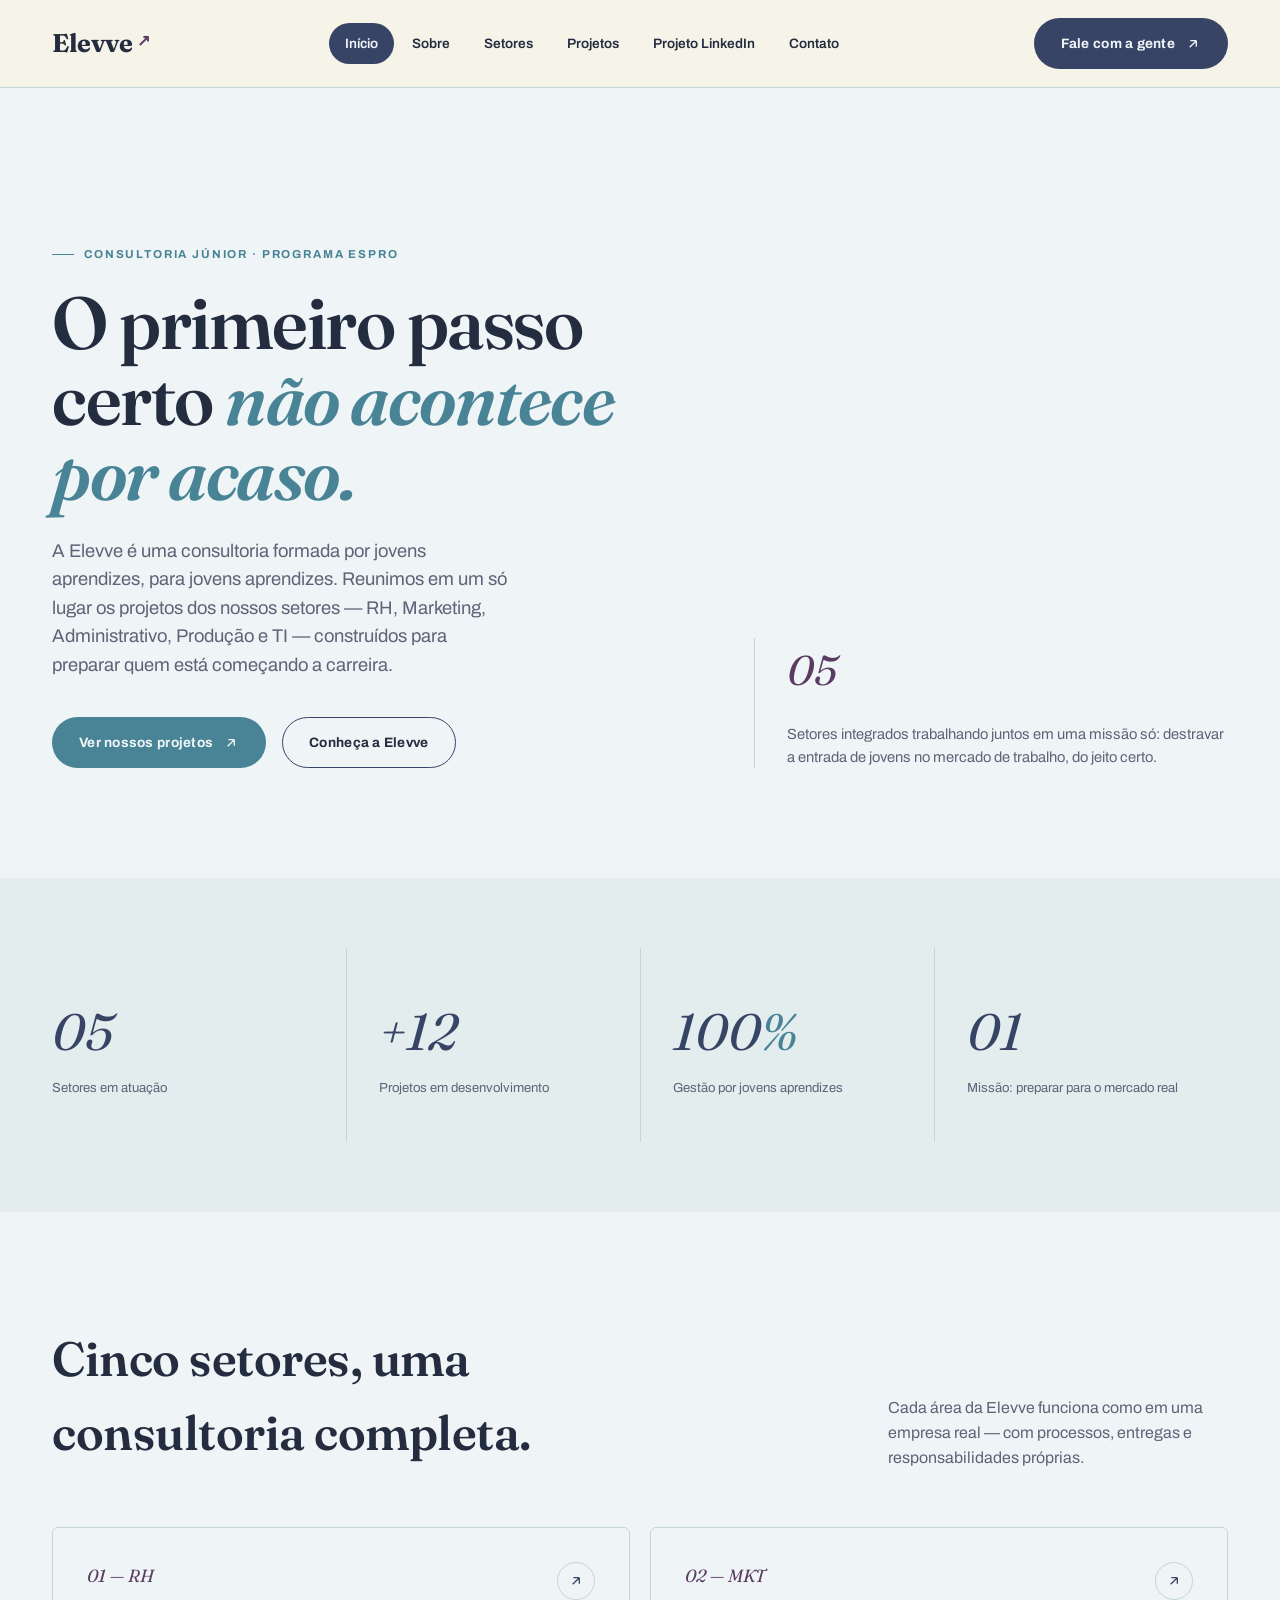
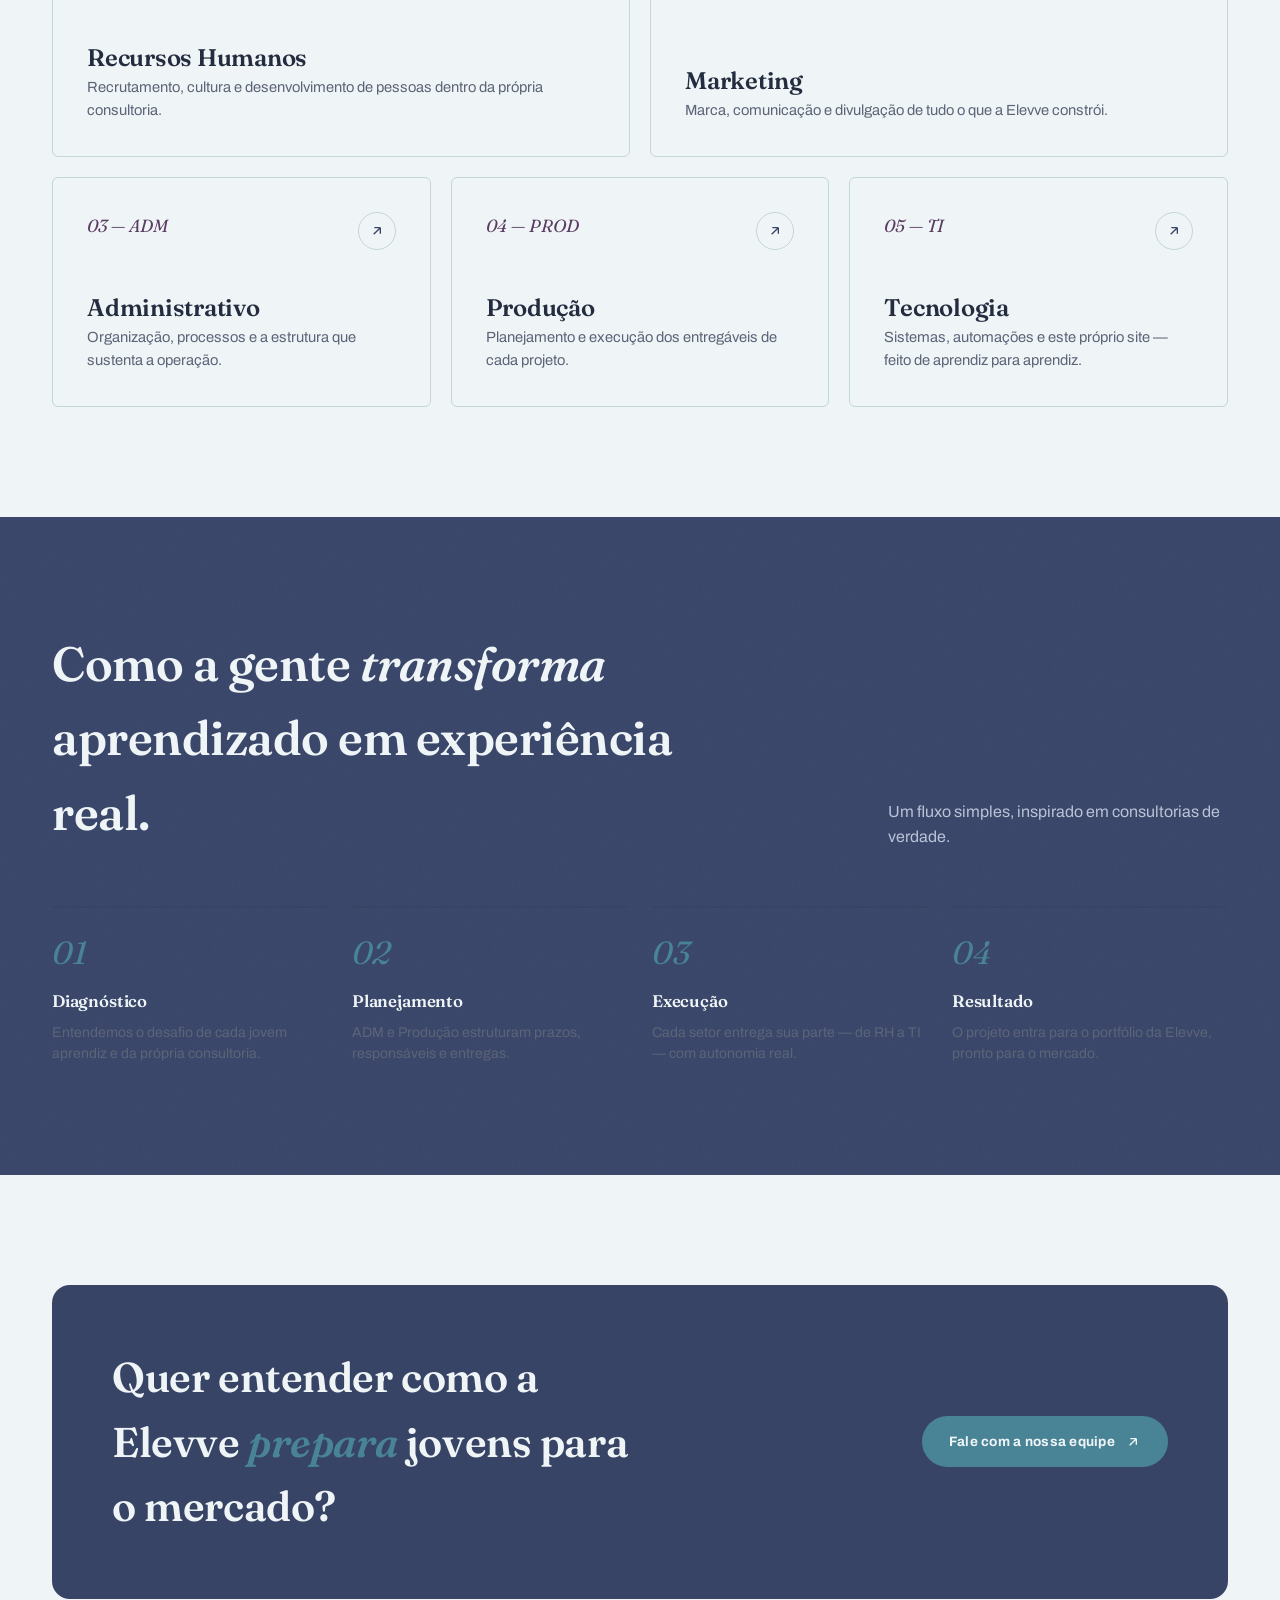
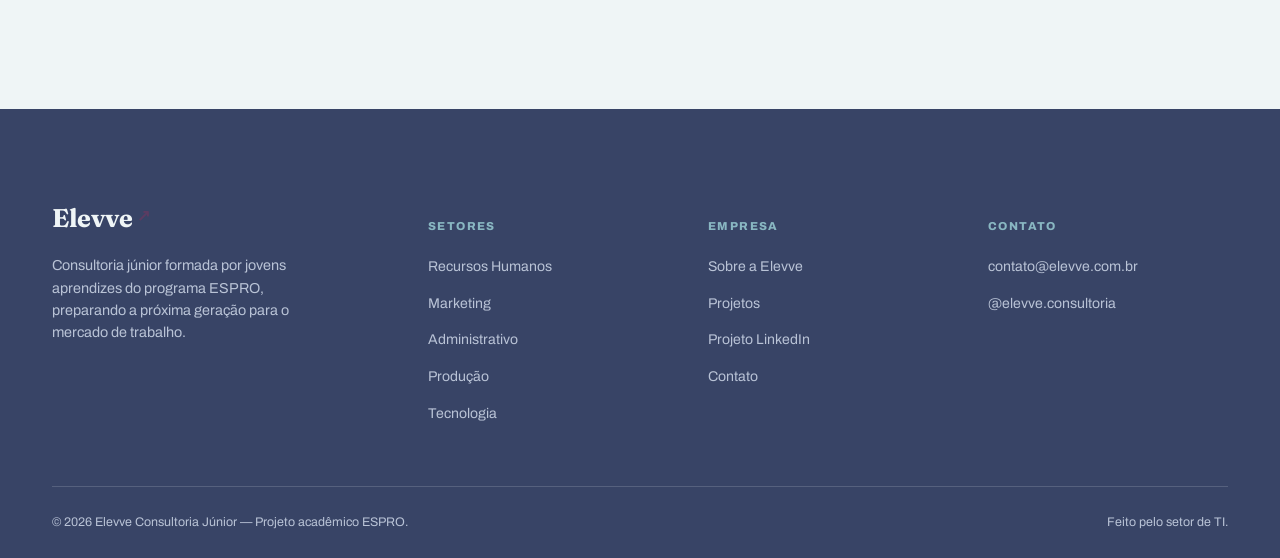
<file: index.html>
<!DOCTYPE html>
<html lang="pt-BR">
<head>
<meta charset="UTF-8">
<meta name="viewport" content="width=device-width, initial-scale=1.0">
<title>Elevve — Consultoria para Jovens Aprendizes</title>
<meta name="description" content="A Elevve prepara jovens aprendizes para entrarem no mercado de trabalho da maneira certa, com projetos reais de RH, Marketing, Administrativo, Produção e TI.">
<link rel="preconnect" href="https://fonts.googleapis.com">
<link rel="stylesheet" href="css/style.css">
</head>
<body>

<header class="site-header">
  <div class="header-row">
    <a href="index.html" class="logo">Elevve<span class="arrow">↗</span></a>

    <nav class="main-nav">
      <ul>
        <li><a href="index.html" class="nav-link is-active" data-page="index.html">Início</a></li>
        <li><a href="sobre.html" class="nav-link" data-page="sobre.html">Sobre</a></li>
        <li class="nav-item has-dropdown">
          <a href="#" class="nav-link">Setores</a>
          <div class="dropdown">
            <a href="setores/rh.html"><span class="tag">01</span> Recursos Humanos</a>
            <a href="setores/mkt.html"><span class="tag">02</span> Marketing</a>
            <a href="setores/adm.html"><span class="tag">03</span> Administrativo</a>
            <a href="setores/prod.html"><span class="tag">04</span> Produção</a>
            <a href="setores/ti.html"><span class="tag">05</span> Tecnologia</a>
          </div>
        </li>
        <li><a href="projetos.html" class="nav-link" data-page="projetos.html">Projetos</a></li>
        <li><a href="linkedin.html" class="nav-link" data-page="linkedin.html">Projeto LinkedIn</a></li>
        <li><a href="contato.html" class="nav-link" data-page="contato.html">Contato</a></li>
      </ul>
    </nav>

    <div class="header-cta">
      <a href="contato.html" class="btn btn-dark">
        Fale com a gente
        <svg viewBox="0 0 24 24" fill="none" stroke="currentColor" stroke-width="2"><path d="M7 17L17 7M17 7H8M17 7V16"/></svg>
      </a>
      <button class="nav-toggle" aria-label="Abrir menu"><span></span></button>
    </div>
  </div>
</header>

<main>

  <!-- HERO -->
  <section class="hero">
    <div class="container hero-grid">
      <div>
        <span class="eyebrow">Consultoria júnior · Programa ESPRO</span>
        <h1 style="margin-top:22px;">O primeiro passo certo <em>não acontece por acaso.</em></h1>
        <p class="lede">A Elevve é uma consultoria formada por jovens aprendizes, para jovens aprendizes. Reunimos em um só lugar os projetos dos nossos setores — RH, Marketing, Administrativo, Produção e TI — construídos para preparar quem está começando a carreira.</p>
        <div class="hero-actions">
          <a href="projetos.html" class="btn btn-primary">
            Ver nossos projetos
            <svg viewBox="0 0 24 24" fill="none" stroke="currentColor" stroke-width="2"><path d="M7 17L17 7M17 7H8M17 7V16"/></svg>
          </a>
          <a href="sobre.html" class="btn btn-outline">Conheça a Elevve</a>
        </div>
      </div>
      <div class="hero-side">
        <span class="num">05</span>
        <p>Setores integrados trabalhando juntos em uma missão só: destravar a entrada de jovens no mercado de trabalho, do jeito certo.</p>
      </div>
    </div>
  </section>

  <!-- STATS -->
  <section class="section-tight on-alt">
    <div class="container stats">
      <div class="stat">
        <span class="num">05</span>
        <span class="label">Setores em atuação</span>
      </div>
      <div class="stat">
        <span class="num">+12</span>
        <span class="label">Projetos em desenvolvimento</span>
      </div>
      <div class="stat">
        <span class="num">100<span>%</span></span>
        <span class="label">Gestão por jovens aprendizes</span>
      </div>
      <div class="stat">
        <span class="num">01</span>
        <span class="label">Missão: preparar para o mercado real</span>
      </div>
    </div>
  </section>

  <!-- SETORES -->
  <section id="setores">
    <div class="container">
      <div class="section-head" data-reveal>
        <h2>Cinco setores, uma consultoria completa.</h2>
        <p class="lede">Cada área da Elevve funciona como em uma empresa real — com processos, entregas e responsabilidades próprias.</p>
      </div>

      <div class="bento">
        <a href="setores/rh.html" class="sector-card" data-reveal>
          <div class="top-row">
            <span class="idx">01 — RH</span>
            <span class="arrow-btn"><svg viewBox="0 0 24 24" fill="none" stroke-width="2"><path d="M7 17L17 7M17 7H8M17 7V16"/></svg></span>
          </div>
          <div>
            <h3>Recursos Humanos</h3>
            <p>Recrutamento, cultura e desenvolvimento de pessoas dentro da própria consultoria.</p>
          </div>
        </a>

        <a href="setores/mkt.html" class="sector-card" data-reveal>
          <div class="top-row">
            <span class="idx">02 — MKT</span>
            <span class="arrow-btn"><svg viewBox="0 0 24 24" fill="none" stroke-width="2"><path d="M7 17L17 7M17 7H8M17 7V16"/></svg></span>
          </div>
          <div>
            <h3>Marketing</h3>
            <p>Marca, comunicação e divulgação de tudo o que a Elevve constrói.</p>
          </div>
        </a>

        <a href="setores/adm.html" class="sector-card" data-reveal>
          <div class="top-row">
            <span class="idx">03 — ADM</span>
            <span class="arrow-btn"><svg viewBox="0 0 24 24" fill="none" stroke-width="2"><path d="M7 17L17 7M17 7H8M17 7V16"/></svg></span>
          </div>
          <div>
            <h3>Administrativo</h3>
            <p>Organização, processos e a estrutura que sustenta a operação.</p>
          </div>
        </a>

        <a href="setores/prod.html" class="sector-card" data-reveal>
          <div class="top-row">
            <span class="idx">04 — PROD</span>
            <span class="arrow-btn"><svg viewBox="0 0 24 24" fill="none" stroke-width="2"><path d="M7 17L17 7M17 7H8M17 7V16"/></svg></span>
          </div>
          <div>
            <h3>Produção</h3>
            <p>Planejamento e execução dos entregáveis de cada projeto.</p>
          </div>
        </a>

        <a href="setores/ti.html" class="sector-card" data-reveal>
          <div class="top-row">
            <span class="idx">05 — TI</span>
            <span class="arrow-btn"><svg viewBox="0 0 24 24" fill="none" stroke-width="2"><path d="M7 17L17 7M17 7H8M17 7V16"/></svg></span>
          </div>
          <div>
            <h3>Tecnologia</h3>
            <p>Sistemas, automações e este próprio site — feito de aprendiz para aprendiz.</p>
          </div>
        </a>
      </div>
    </div>
  </section>

  <!-- COMO TRABALHAMOS -->
  <section class="on-dark grain">
    <div class="container">
      <div class="section-head" data-reveal>
        <h2>Como a gente <em>transforma</em> aprendizado em experiência real.</h2>
        <p class="lede">Um fluxo simples, inspirado em consultorias de verdade.</p>
      </div>
      <div class="timeline">
        <div class="timeline-step" data-reveal>
          <span class="num">01</span>
          <h4>Diagnóstico</h4>
          <p>Entendemos o desafio de cada jovem aprendiz e da própria consultoria.</p>
        </div>
        <div class="timeline-step" data-reveal>
          <span class="num">02</span>
          <h4>Planejamento</h4>
          <p>ADM e Produção estruturam prazos, responsáveis e entregas.</p>
        </div>
        <div class="timeline-step" data-reveal>
          <span class="num">03</span>
          <h4>Execução</h4>
          <p>Cada setor entrega sua parte — de RH a TI — com autonomia real.</p>
        </div>
        <div class="timeline-step" data-reveal>
          <span class="num">04</span>
          <h4>Resultado</h4>
          <p>O projeto entra para o portfólio da Elevve, pronto para o mercado.</p>
        </div>
      </div>
    </div>
  </section>

  <!-- CTA -->
  <section>
    <div class="container">
      <div class="cta-band" data-reveal>
        <h2>Quer entender como a Elevve <em>prepara</em> jovens para o mercado?</h2>
        <a href="contato.html" class="btn btn-primary">
          Fale com a nossa equipe
          <svg viewBox="0 0 24 24" fill="none" stroke="currentColor" stroke-width="2"><path d="M7 17L17 7M17 7H8M17 7V16"/></svg>
        </a>
      </div>
    </div>
  </section>

</main>

<footer class="site-footer">
  <div class="container">
    <div class="footer-top">
      <div class="footer-brand">
        <a href="index.html" class="logo">Elevve<span class="arrow">↗</span></a>
        <p>Consultoria júnior formada por jovens aprendizes do programa ESPRO, preparando a próxima geração para o mercado de trabalho.</p>
      </div>
      <div class="footer-col">
        <h5>Setores</h5>
        <ul>
          <li><a href="setores/rh.html">Recursos Humanos</a></li>
          <li><a href="setores/mkt.html">Marketing</a></li>
          <li><a href="setores/adm.html">Administrativo</a></li>
          <li><a href="setores/prod.html">Produção</a></li>
          <li><a href="setores/ti.html">Tecnologia</a></li>
        </ul>
      </div>
      <div class="footer-col">
        <h5>Empresa</h5>
        <ul>
          <li><a href="sobre.html">Sobre a Elevve</a></li>
          <li><a href="projetos.html">Projetos</a></li>
          <li><a href="linkedin.html">Projeto LinkedIn</a></li>
          <li><a href="contato.html">Contato</a></li>
        </ul>
      </div>
      <div class="footer-col">
        <h5>Contato</h5>
        <ul>
          <li><a href="mailto:contato@elevve.com.br">contato@elevve.com.br</a></li>
          <li><a href="#">@elevve.consultoria</a></li>
        </ul>
      </div>
    </div>
    <div class="footer-bottom">
      <span>© 2026 Elevve Consultoria Júnior — Projeto acadêmico ESPRO.</span>
      <span>Feito pelo setor de TI.</span>
    </div>
  </div>
</footer>

<script src="js/main.js"></script>
</body>
</html>
</file>
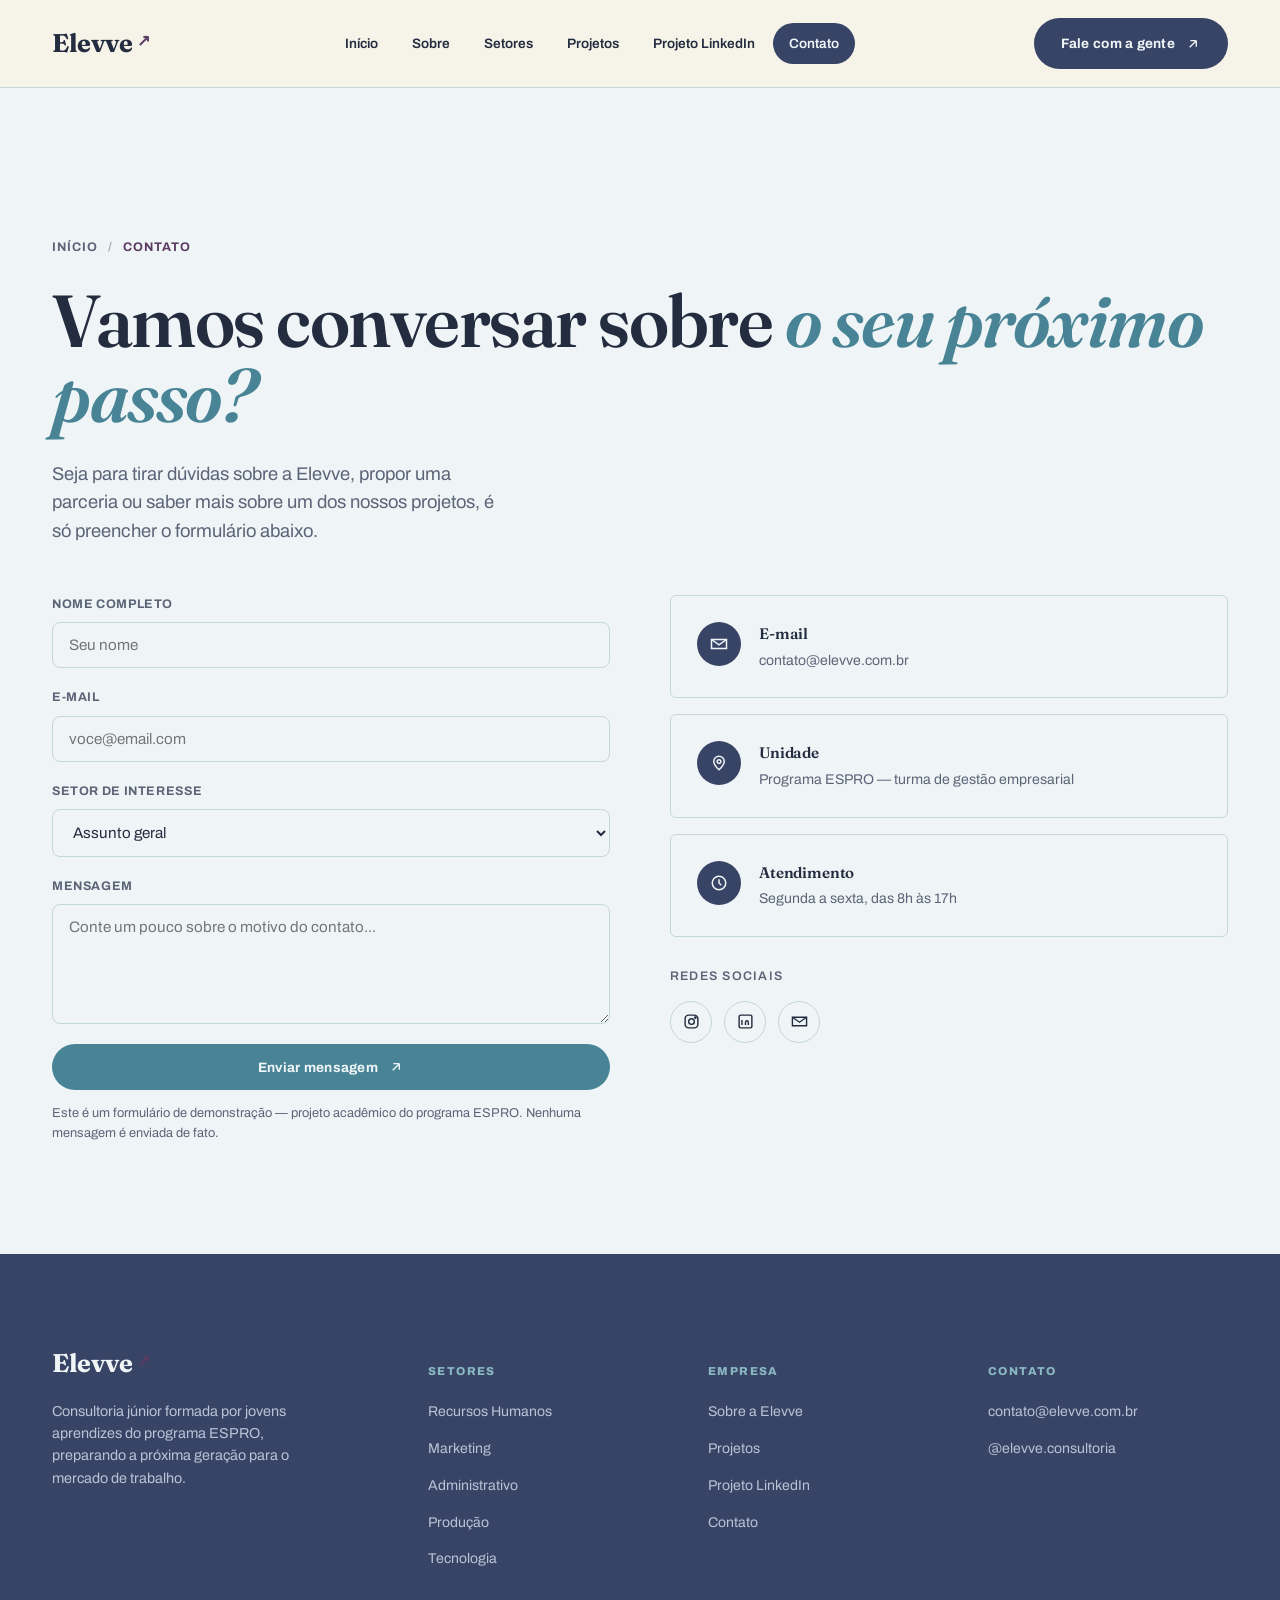
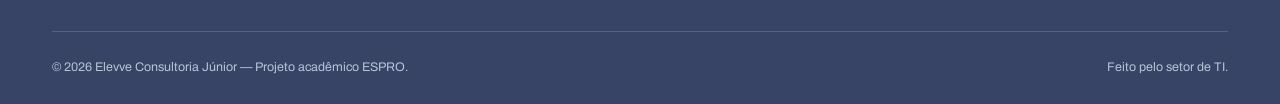
<file: contato.html>
<!DOCTYPE html>
<html lang="pt-BR">
<head>
<meta charset="UTF-8">
<meta name="viewport" content="width=device-width, initial-scale=1.0">
<title>Contato — Elevve</title>
<meta name="description" content="Fale com a equipe da Elevve, consultoria júnior de jovens aprendizes do programa ESPRO.">
<link rel="preconnect" href="https://fonts.googleapis.com">
<link rel="stylesheet" href="css/style.css">
</head>
<body>

<header class="site-header">
  <div class="header-row">
    <a href="index.html" class="logo">Elevve<span class="arrow">↗</span></a>
    <nav class="main-nav">
      <ul>
        <li><a href="index.html" class="nav-link" data-page="index.html">Início</a></li>
        <li><a href="sobre.html" class="nav-link" data-page="sobre.html">Sobre</a></li>
        <li class="nav-item has-dropdown">
          <a href="#" class="nav-link">Setores</a>
          <div class="dropdown">
            <a href="setores/rh.html"><span class="tag">01</span> Recursos Humanos</a>
            <a href="setores/mkt.html"><span class="tag">02</span> Marketing</a>
            <a href="setores/adm.html"><span class="tag">03</span> Administrativo</a>
            <a href="setores/prod.html"><span class="tag">04</span> Produção</a>
            <a href="setores/ti.html"><span class="tag">05</span> Tecnologia</a>
          </div>
        </li>
        <li><a href="projetos.html" class="nav-link" data-page="projetos.html">Projetos</a></li>
        <li><a href="linkedin.html" class="nav-link" data-page="linkedin.html">Projeto LinkedIn</a></li>
        <li><a href="contato.html" class="nav-link is-active" data-page="contato.html">Contato</a></li>
      </ul>
    </nav>
    <div class="header-cta">
      <a href="contato.html" class="btn btn-dark">
        Fale com a gente
        <svg viewBox="0 0 24 24" fill="none" stroke="currentColor" stroke-width="2"><path d="M7 17L17 7M17 7H8M17 7V16"/></svg>
      </a>
      <button class="nav-toggle" aria-label="Abrir menu"><span></span></button>
    </div>
  </div>
</header>

<main>

  <section class="hero" style="padding-bottom:50px;">
    <div class="container">
      <span class="breadcrumb"><a href="index.html">Início</a><span class="sep">/</span><span class="current">Contato</span></span>
      <h1>Vamos conversar sobre <em>o seu próximo passo?</em></h1>
      <p class="lede">Seja para tirar dúvidas sobre a Elevve, propor uma parceria ou saber mais sobre um dos nossos projetos, é só preencher o formulário abaixo.</p>
    </div>
  </section>

  <section style="padding-top:0;">
    <div class="container contact-grid">

      <div data-reveal>
        <form id="contact-form">
          <div class="form-field">
            <label for="nome">Nome completo</label>
            <input type="text" id="nome" name="nome" placeholder="Seu nome" required>
          </div>
          <div class="form-field">
            <label for="email">E-mail</label>
            <input type="email" id="email" name="email" placeholder="voce@email.com" required>
          </div>
          <div class="form-field">
            <label for="setor">Setor de interesse</label>
            <select id="setor" name="setor">
              <option value="geral">Assunto geral</option>
              <option value="rh">Recursos Humanos</option>
              <option value="mkt">Marketing</option>
              <option value="adm">Administrativo</option>
              <option value="prod">Produção</option>
              <option value="ti">Tecnologia</option>
            </select>
          </div>
          <div class="form-field">
            <label for="mensagem">Mensagem</label>
            <textarea id="mensagem" name="mensagem" placeholder="Conte um pouco sobre o motivo do contato..." required></textarea>
          </div>
          <button type="submit" class="btn btn-primary btn-block">
            Enviar mensagem
            <svg viewBox="0 0 24 24" fill="none" stroke="currentColor" stroke-width="2"><path d="M7 17L17 7M17 7H8M17 7V16"/></svg>
          </button>
          <p class="form-note">Este é um formulário de demonstração — projeto acadêmico do programa ESPRO. Nenhuma mensagem é enviada de fato.</p>
          <div class="form-success">
            <svg viewBox="0 0 24 24" fill="none" stroke-width="2"><path d="M5 13l4 4L19 7"/></svg>
            Mensagem enviada com sucesso! A equipe da Elevve retornará em breve.
          </div>
        </form>
      </div>

      <div data-reveal>
        <div class="info-card">
          <span class="icon"><svg viewBox="0 0 24 24" fill="none" stroke="currentColor" stroke-width="2"><path d="M4 4h16v16H4z" opacity="0"/><path d="M22 6l-10 7L2 6"/><path d="M2 6h20v12H2z"/></svg></span>
          <div>
            <h4>E-mail</h4>
            <p>contato@elevve.com.br</p>
          </div>
        </div>
        <div class="info-card">
          <span class="icon"><svg viewBox="0 0 24 24" fill="none" stroke="currentColor" stroke-width="2"><path d="M12 21s-7-6.5-7-11a7 7 0 0114 0c0 4.5-7 11-7 11z"/><circle cx="12" cy="10" r="2.5"/></svg></span>
          <div>
            <h4>Unidade</h4>
            <p>Programa ESPRO — turma de gestão empresarial</p>
          </div>
        </div>
        <div class="info-card">
          <span class="icon"><svg viewBox="0 0 24 24" fill="none" stroke="currentColor" stroke-width="2"><circle cx="12" cy="12" r="9"/><path d="M12 7v5l3 3"/></svg></span>
          <div>
            <h4>Atendimento</h4>
            <p>Segunda a sexta, das 8h às 17h</p>
          </div>
        </div>

        <div style="margin-top:30px;">
          <h4 style="font-family:var(--sans); font-size:.78rem; letter-spacing:.1em; text-transform:uppercase; color:var(--muted); margin-bottom:14px;">Redes sociais</h4>
          <div class="social-row">
            <a href="#" aria-label="Instagram"><svg viewBox="0 0 24 24" fill="none" stroke-width="2"><rect x="3" y="3" width="18" height="18" rx="5"/><circle cx="12" cy="12" r="4"/><circle cx="17.5" cy="6.5" r="1"/></svg></a>
            <a href="#" aria-label="LinkedIn"><svg viewBox="0 0 24 24" fill="none" stroke-width="2"><rect x="3" y="3" width="18" height="18" rx="2"/><path d="M7 10v7M7 7v.01M12 17v-4a2 2 0 014 0v4M12 13v4"/></svg></a>
            <a href="#" aria-label="E-mail"><svg viewBox="0 0 24 24" fill="none" stroke-width="2"><path d="M2 6h20v12H2z"/><path d="M2 6l10 7L22 6"/></svg></a>
          </div>
        </div>
      </div>

    </div>
  </section>

</main>

<footer class="site-footer">
  <div class="container">
    <div class="footer-top">
      <div class="footer-brand">
        <a href="index.html" class="logo">Elevve<span class="arrow">↗</span></a>
        <p>Consultoria júnior formada por jovens aprendizes do programa ESPRO, preparando a próxima geração para o mercado de trabalho.</p>
      </div>
      <div class="footer-col">
        <h5>Setores</h5>
        <ul>
          <li><a href="setores/rh.html">Recursos Humanos</a></li>
          <li><a href="setores/mkt.html">Marketing</a></li>
          <li><a href="setores/adm.html">Administrativo</a></li>
          <li><a href="setores/prod.html">Produção</a></li>
          <li><a href="setores/ti.html">Tecnologia</a></li>
        </ul>
      </div>
      <div class="footer-col">
        <h5>Empresa</h5>
        <ul>
          <li><a href="sobre.html">Sobre a Elevve</a></li>
          <li><a href="projetos.html">Projetos</a></li>
          <li><a href="linkedin.html">Projeto LinkedIn</a></li>
          <li><a href="contato.html">Contato</a></li>
        </ul>
      </div>
      <div class="footer-col">
        <h5>Contato</h5>
        <ul>
          <li><a href="mailto:contato@elevve.com.br">contato@elevve.com.br</a></li>
          <li><a href="#">@elevve.consultoria</a></li>
        </ul>
      </div>
    </div>
    <div class="footer-bottom">
      <span>© 2026 Elevve Consultoria Júnior — Projeto acadêmico ESPRO.</span>
      <span>Feito pelo setor de TI.</span>
    </div>
  </div>
</footer>

<script src="js/main.js"></script>
</body>
</html>
</file>
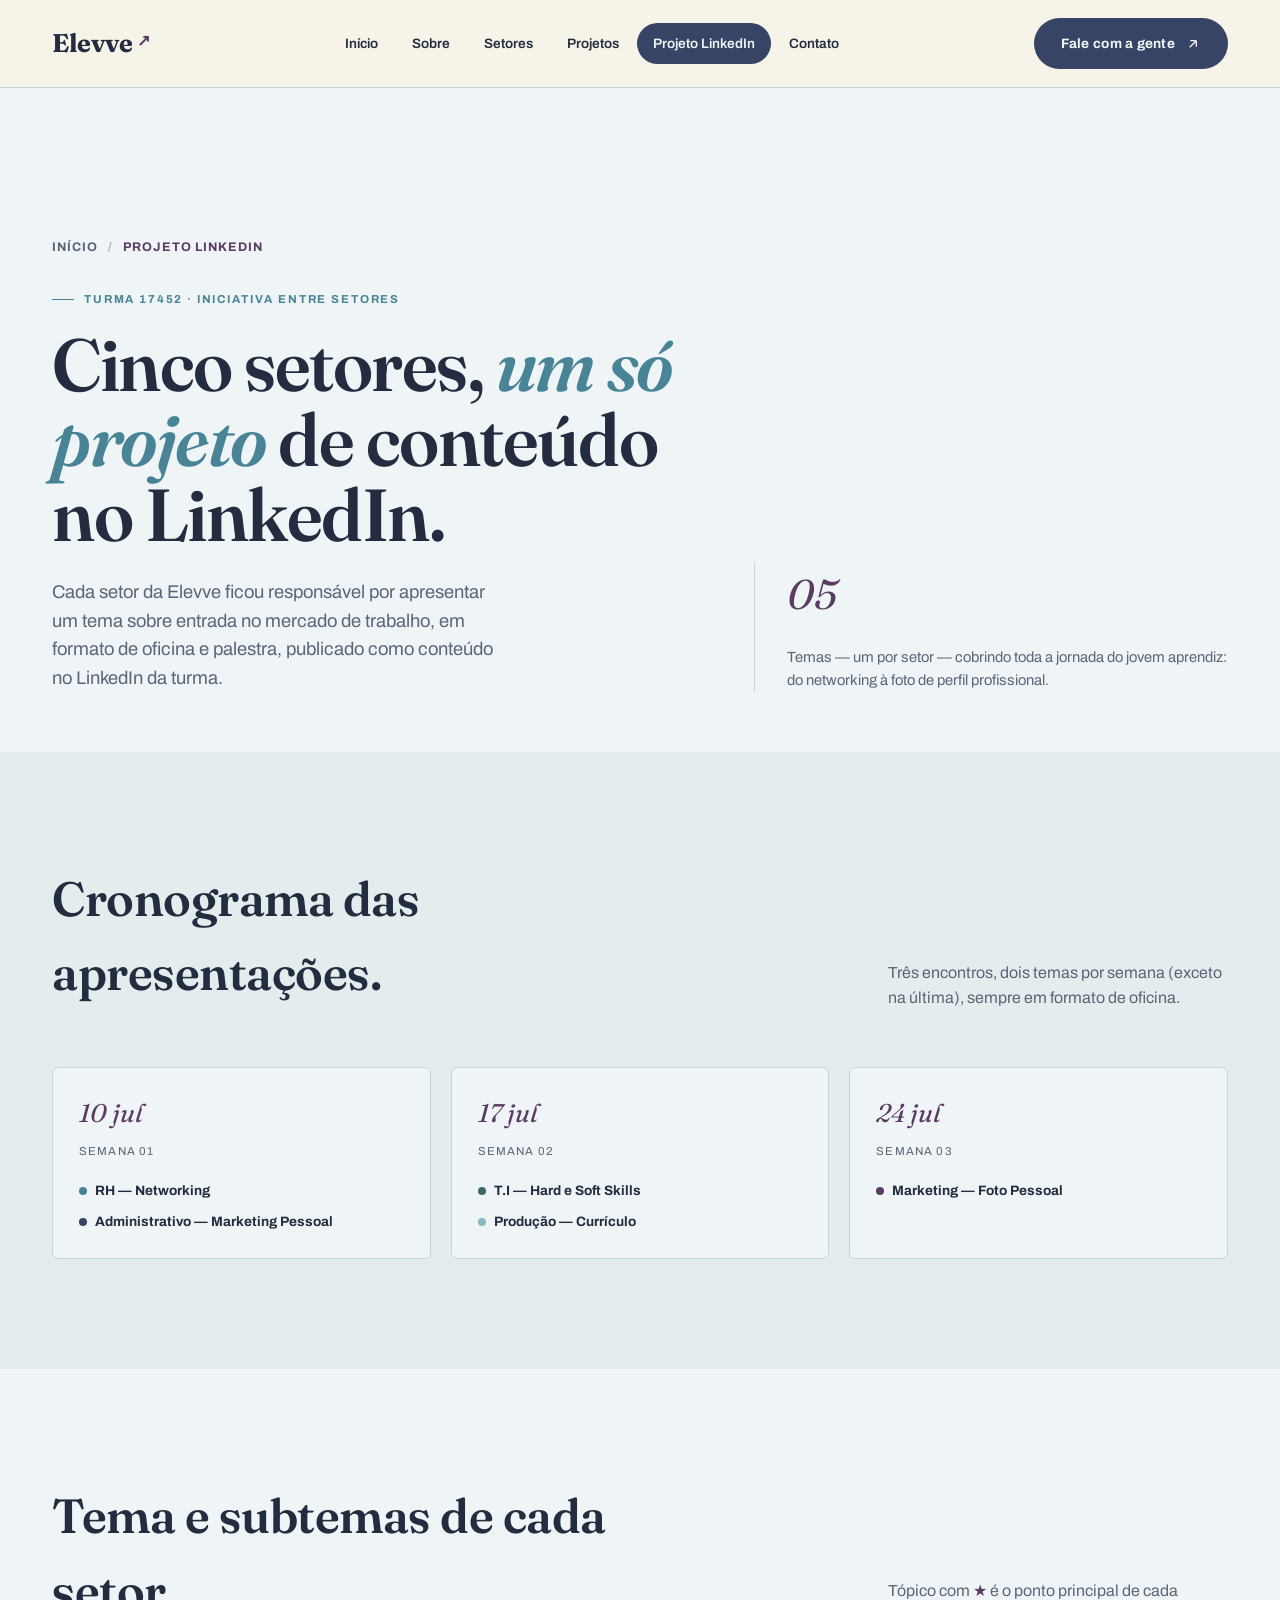
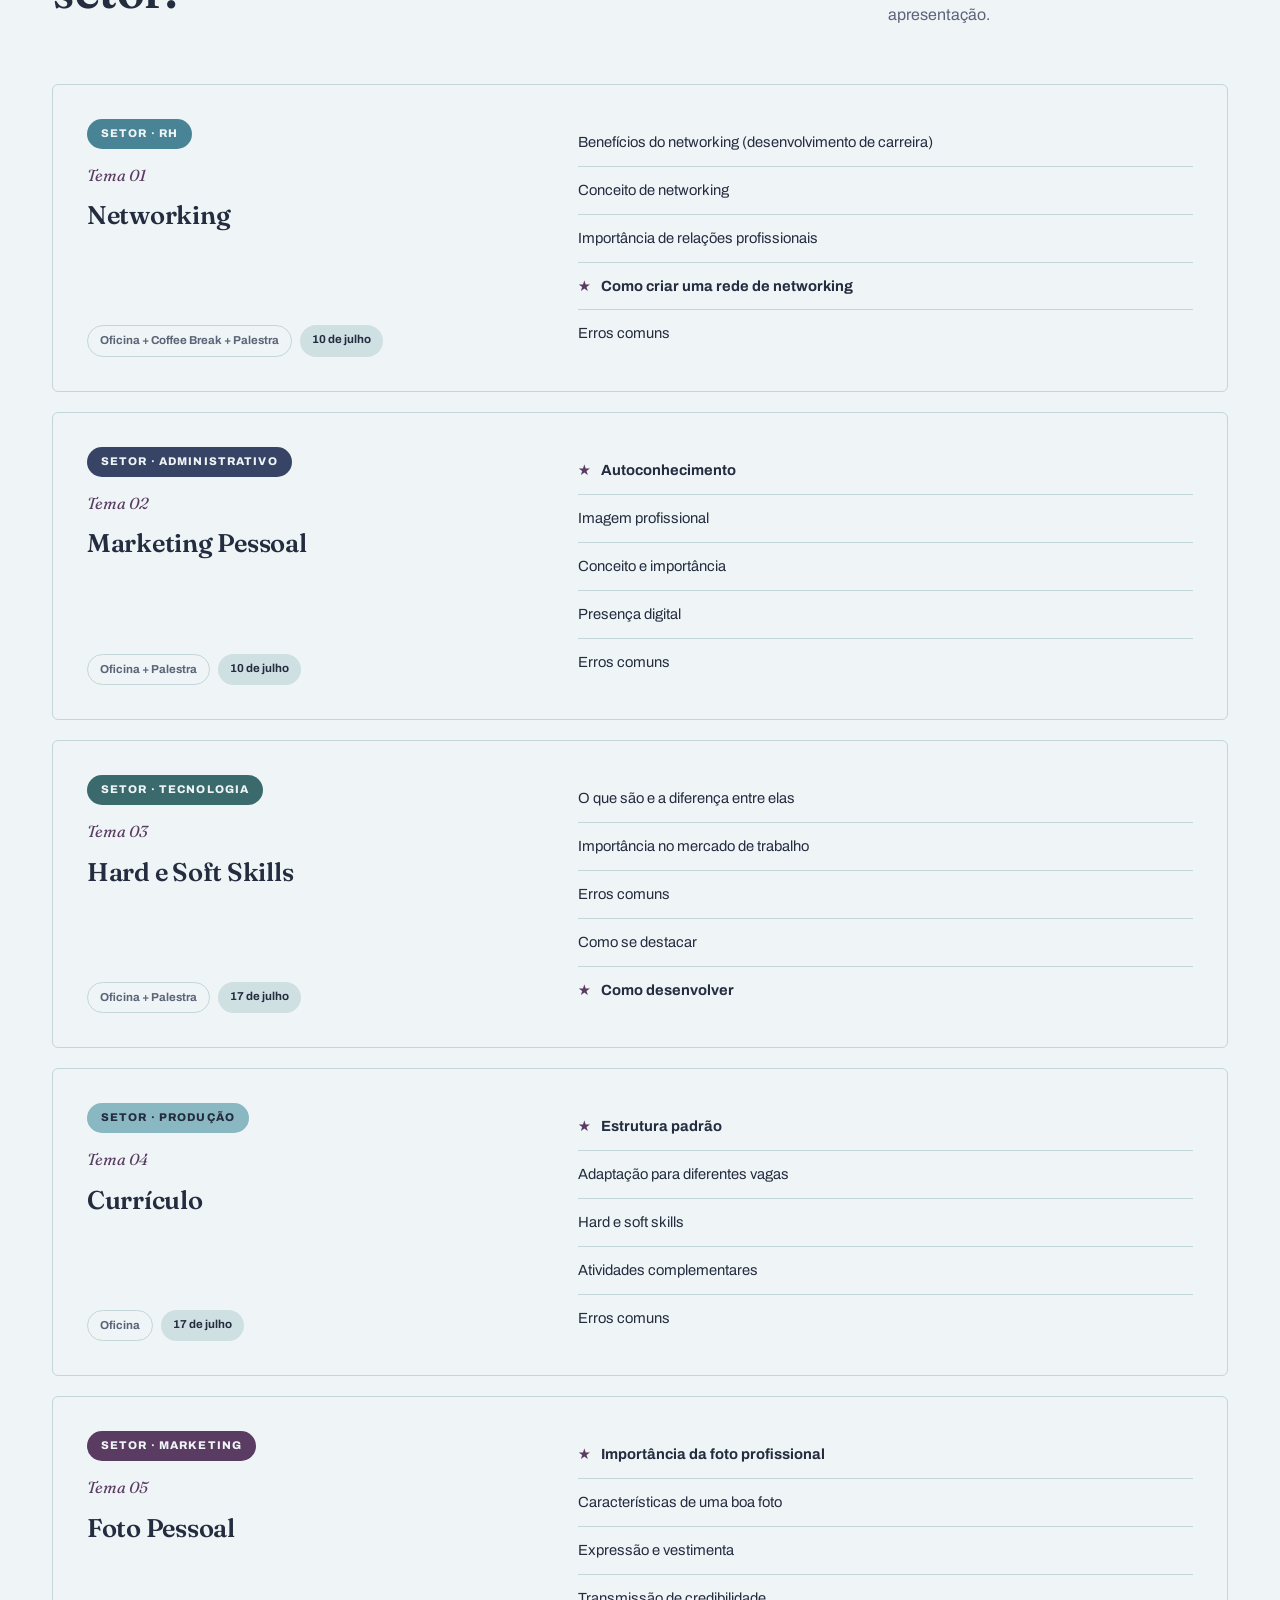
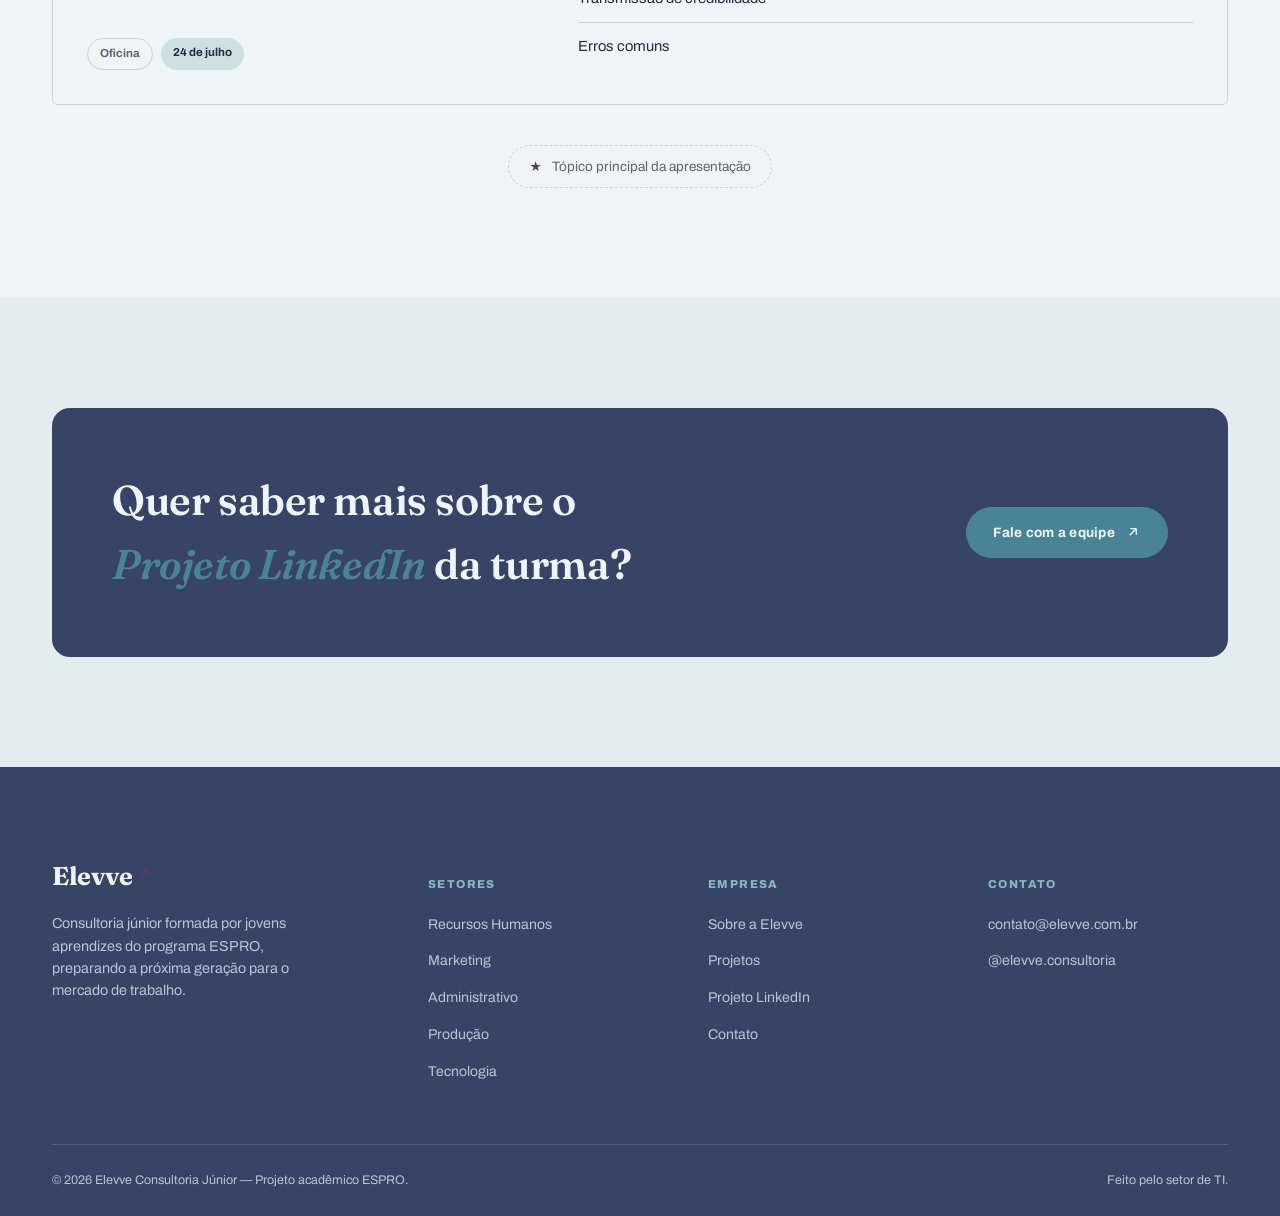
<file: linkedin.html>
<!DOCTYPE html>
<html lang="pt-BR">
<head>
<meta charset="UTF-8">
<meta name="viewport" content="width=device-width, initial-scale=1.0">
<title>Projeto LinkedIn — Elevve</title>
<meta name="description" content="Cronograma e temas do Projeto LinkedIn da turma 17452 — cada setor da Elevve responsável por um tema e seus subtemas.">
<link rel="preconnect" href="https://fonts.googleapis.com">
<link rel="stylesheet" href="css/style.css">
</head>
<body>

<header class="site-header">
  <div class="header-row">
    <a href="index.html" class="logo">Elevve<span class="arrow">↗</span></a>

    <nav class="main-nav">
      <ul>
        <li><a href="index.html" class="nav-link" data-page="index.html">Início</a></li>
        <li><a href="sobre.html" class="nav-link" data-page="sobre.html">Sobre</a></li>
        <li class="nav-item has-dropdown">
          <a href="#" class="nav-link">Setores</a>
          <div class="dropdown">
            <a href="setores/rh.html"><span class="tag">01</span> Recursos Humanos</a>
            <a href="setores/mkt.html"><span class="tag">02</span> Marketing</a>
            <a href="setores/adm.html"><span class="tag">03</span> Administrativo</a>
            <a href="setores/prod.html"><span class="tag">04</span> Produção</a>
            <a href="setores/ti.html"><span class="tag">05</span> Tecnologia</a>
          </div>
        </li>
        <li><a href="projetos.html" class="nav-link" data-page="projetos.html">Projetos</a></li>
        <li><a href="linkedin.html" class="nav-link is-active" data-page="linkedin.html">Projeto LinkedIn</a></li>
        <li><a href="contato.html" class="nav-link" data-page="contato.html">Contato</a></li>
      </ul>
    </nav>

    <div class="header-cta">
      <a href="contato.html" class="btn btn-dark">
        Fale com a gente
        <svg viewBox="0 0 24 24" fill="none" stroke="currentColor" stroke-width="2"><path d="M7 17L17 7M17 7H8M17 7V16"/></svg>
      </a>
      <button class="nav-toggle" aria-label="Abrir menu"><span></span></button>
    </div>
  </div>
</header>

<main>

  <!-- HERO -->
  <section class="hero" style="padding-bottom:60px;">
    <div class="container">
      <span class="breadcrumb"><a href="index.html">Início</a><span class="sep">/</span><span class="current">Projeto LinkedIn</span></span>
      <div class="hero-grid" style="align-items:end;">
        <div>
          <span class="eyebrow">Turma 17452 · Iniciativa entre setores</span>
          <h1 style="margin-top:18px;">Cinco setores, <em>um só projeto</em> de conteúdo no LinkedIn.</h1>
          <p class="lede">Cada setor da Elevve ficou responsável por apresentar um tema sobre entrada no mercado de trabalho, em formato de oficina e palestra, publicado como conteúdo no LinkedIn da turma.</p>
        </div>
        <div class="hero-side">
          <span class="num">05</span>
          <p>Temas — um por setor — cobrindo toda a jornada do jovem aprendiz: do networking à foto de perfil profissional.</p>
        </div>
      </div>
    </div>
  </section>

  <!-- CRONOGRAMA -->
  <section class="on-alt">
    <div class="container">
      <div class="section-head" data-reveal>
        <h2>Cronograma das apresentações.</h2>
        <p class="lede">Três encontros, dois temas por semana (exceto na última), sempre em formato de oficina.</p>
      </div>

      <div class="schedule-strip" data-reveal>
        <div class="schedule-day">
          <span class="day-date">10 jul</span>
          <span class="day-label">Semana 01</span>
          <div class="day-sectors">
            <span><i style="background:#498496"></i>RH — Networking</span>
            <span><i style="background:#384466"></i>Administrativo — Marketing Pessoal</span>
          </div>
        </div>
        <div class="schedule-day">
          <span class="day-date">17 jul</span>
          <span class="day-label">Semana 02</span>
          <div class="day-sectors">
            <span><i style="background:#3a6a6b"></i>T.I — Hard e Soft Skills</span>
            <span><i style="background:#89b7c2"></i>Produção — Currículo</span>
          </div>
        </div>
        <div class="schedule-day">
          <span class="day-date">24 jul</span>
          <span class="day-label">Semana 03</span>
          <div class="day-sectors">
            <span><i style="background:#5a3c62"></i>Marketing — Foto Pessoal</span>
          </div>
        </div>
      </div>
    </div>
  </section>

  <!-- TEMAS POR SETOR -->
  <section>
    <div class="container">
      <div class="section-head" data-reveal>
        <h2>Tema e subtemas de cada setor.</h2>
        <p class="lede">Tópico com <span class="star">★</span> é o ponto principal de cada apresentação.</p>
      </div>

      <div class="theme-grid">

        <!-- RH -->
        <div class="theme-card" data-reveal>
          <div class="theme-head">
            <span class="theme-badge badge-rh">Setor · RH</span>
            <span class="theme-num">Tema 01</span>
            <h3>Networking</h3>
            <div class="theme-meta">
              <span class="tag-abordagem">Oficina + Coffee Break + Palestra</span>
              <span class="tag-data">10 de julho</span>
            </div>
          </div>
          <ul class="topic-list">
            <li>Benefícios do networking (desenvolvimento de carreira)</li>
            <li>Conceito de networking</li>
            <li>Importância de relações profissionais</li>
            <li class="is-principal"><span class="star">★</span>Como criar uma rede de networking</li>
            <li>Erros comuns</li>
          </ul>
        </div>

        <!-- ADM -->
        <div class="theme-card" data-reveal>
          <div class="theme-head">
            <span class="theme-badge badge-adm">Setor · Administrativo</span>
            <span class="theme-num">Tema 02</span>
            <h3>Marketing Pessoal</h3>
            <div class="theme-meta">
              <span class="tag-abordagem">Oficina + Palestra</span>
              <span class="tag-data">10 de julho</span>
            </div>
          </div>
          <ul class="topic-list">
            <li class="is-principal"><span class="star">★</span>Autoconhecimento</li>
            <li>Imagem profissional</li>
            <li>Conceito e importância</li>
            <li>Presença digital</li>
            <li>Erros comuns</li>
          </ul>
        </div>

        <!-- TI -->
        <div class="theme-card" data-reveal>
          <div class="theme-head">
            <span class="theme-badge badge-ti">Setor · Tecnologia</span>
            <span class="theme-num">Tema 03</span>
            <h3>Hard e Soft Skills</h3>
            <div class="theme-meta">
              <span class="tag-abordagem">Oficina + Palestra</span>
              <span class="tag-data">17 de julho</span>
            </div>
          </div>
          <ul class="topic-list">
            <li>O que são e a diferença entre elas</li>
            <li>Importância no mercado de trabalho</li>
            <li>Erros comuns</li>
            <li>Como se destacar</li>
            <li class="is-principal"><span class="star">★</span>Como desenvolver</li>
          </ul>
        </div>

        <!-- PROD -->
        <div class="theme-card" data-reveal>
          <div class="theme-head">
            <span class="theme-badge badge-prod">Setor · Produção</span>
            <span class="theme-num">Tema 04</span>
            <h3>Currículo</h3>
            <div class="theme-meta">
              <span class="tag-abordagem">Oficina</span>
              <span class="tag-data">17 de julho</span>
            </div>
          </div>
          <ul class="topic-list">
            <li class="is-principal"><span class="star">★</span>Estrutura padrão</li>
            <li>Adaptação para diferentes vagas</li>
            <li>Hard e soft skills</li>
            <li>Atividades complementares</li>
            <li>Erros comuns</li>
          </ul>
        </div>

        <!-- MKT -->
        <div class="theme-card" data-reveal>
          <div class="theme-head">
            <span class="theme-badge badge-mkt">Setor · Marketing</span>
            <span class="theme-num">Tema 05</span>
            <h3>Foto Pessoal</h3>
            <div class="theme-meta">
              <span class="tag-abordagem">Oficina</span>
              <span class="tag-data">24 de julho</span>
            </div>
          </div>
          <ul class="topic-list">
            <li class="is-principal"><span class="star">★</span>Importância da foto profissional</li>
            <li>Características de uma boa foto</li>
            <li>Expressão e vestimenta</li>
            <li>Transmissão de credibilidade</li>
            <li>Erros comuns</li>
          </ul>
        </div>

      </div>

      <div style="margin-top:40px; display:flex; justify-content:center;" data-reveal>
        <span class="legend-star"><span class="star">★</span> Tópico principal da apresentação</span>
      </div>
    </div>
  </section>

  <!-- CTA -->
  <section class="on-alt">
    <div class="container">
      <div class="cta-band" style="background:var(--ink);" data-reveal>
        <h2>Quer saber mais sobre o <em>Projeto LinkedIn</em> da turma?</h2>
        <a href="contato.html" class="btn btn-primary">
          Fale com a equipe
          <svg viewBox="0 0 24 24" fill="none" stroke="currentColor" stroke-width="2"><path d="M7 17L17 7M17 7H8M17 7V16"/></svg>
        </a>
      </div>
    </div>
  </section>

</main>

<footer class="site-footer">
  <div class="container">
    <div class="footer-top">
      <div class="footer-brand">
        <a href="index.html" class="logo">Elevve<span class="arrow">↗</span></a>
        <p>Consultoria júnior formada por jovens aprendizes do programa ESPRO, preparando a próxima geração para o mercado de trabalho.</p>
      </div>
      <div class="footer-col">
        <h5>Setores</h5>
        <ul>
          <li><a href="setores/rh.html">Recursos Humanos</a></li>
          <li><a href="setores/mkt.html">Marketing</a></li>
          <li><a href="setores/adm.html">Administrativo</a></li>
          <li><a href="setores/prod.html">Produção</a></li>
          <li><a href="setores/ti.html">Tecnologia</a></li>
        </ul>
      </div>
      <div class="footer-col">
        <h5>Empresa</h5>
        <ul>
          <li><a href="sobre.html">Sobre a Elevve</a></li>
          <li><a href="projetos.html">Projetos</a></li>
          <li><a href="linkedin.html">Projeto LinkedIn</a></li>
          <li><a href="contato.html">Contato</a></li>
        </ul>
      </div>
      <div class="footer-col">
        <h5>Contato</h5>
        <ul>
          <li><a href="mailto:contato@elevve.com.br">contato@elevve.com.br</a></li>
          <li><a href="#">@elevve.consultoria</a></li>
        </ul>
      </div>
    </div>
    <div class="footer-bottom">
      <span>© 2026 Elevve Consultoria Júnior — Projeto acadêmico ESPRO.</span>
      <span>Feito pelo setor de TI.</span>
    </div>
  </div>
</footer>

<script src="js/main.js"></script>
</body>
</html>
</file>
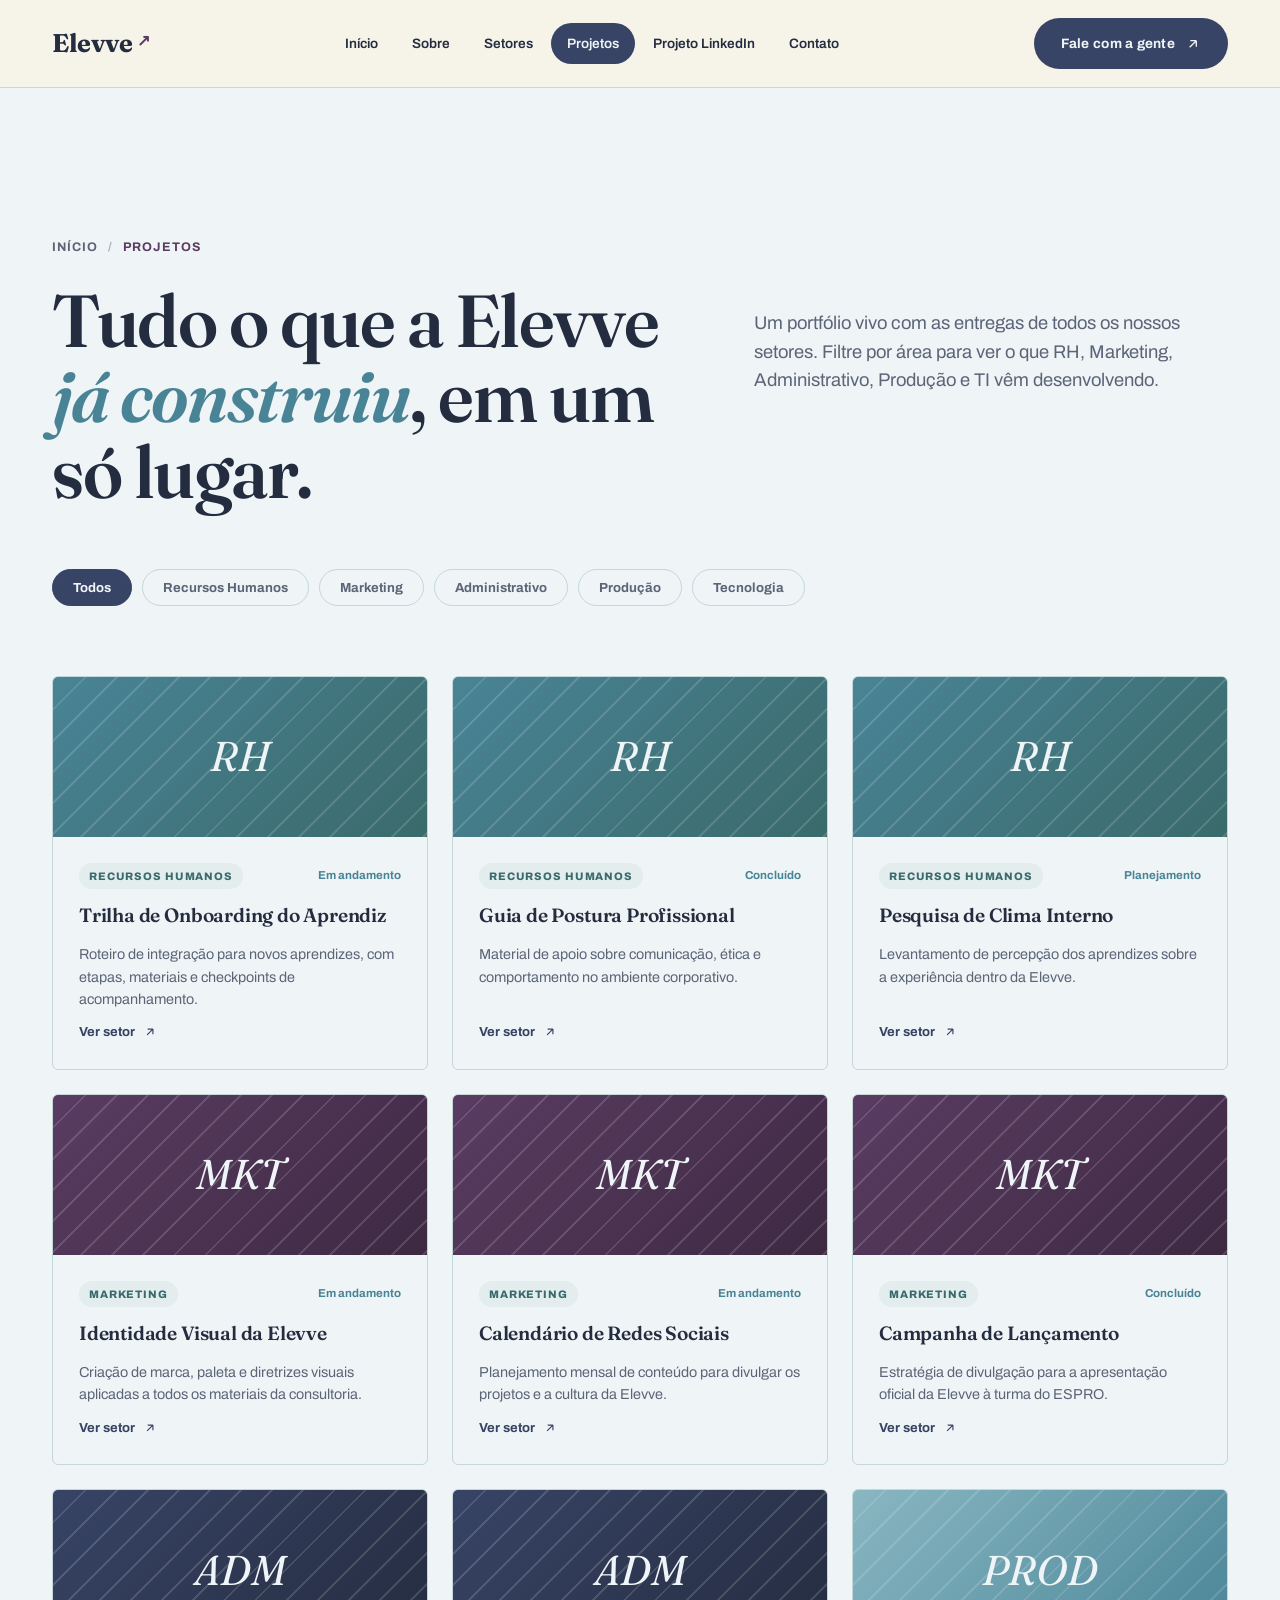
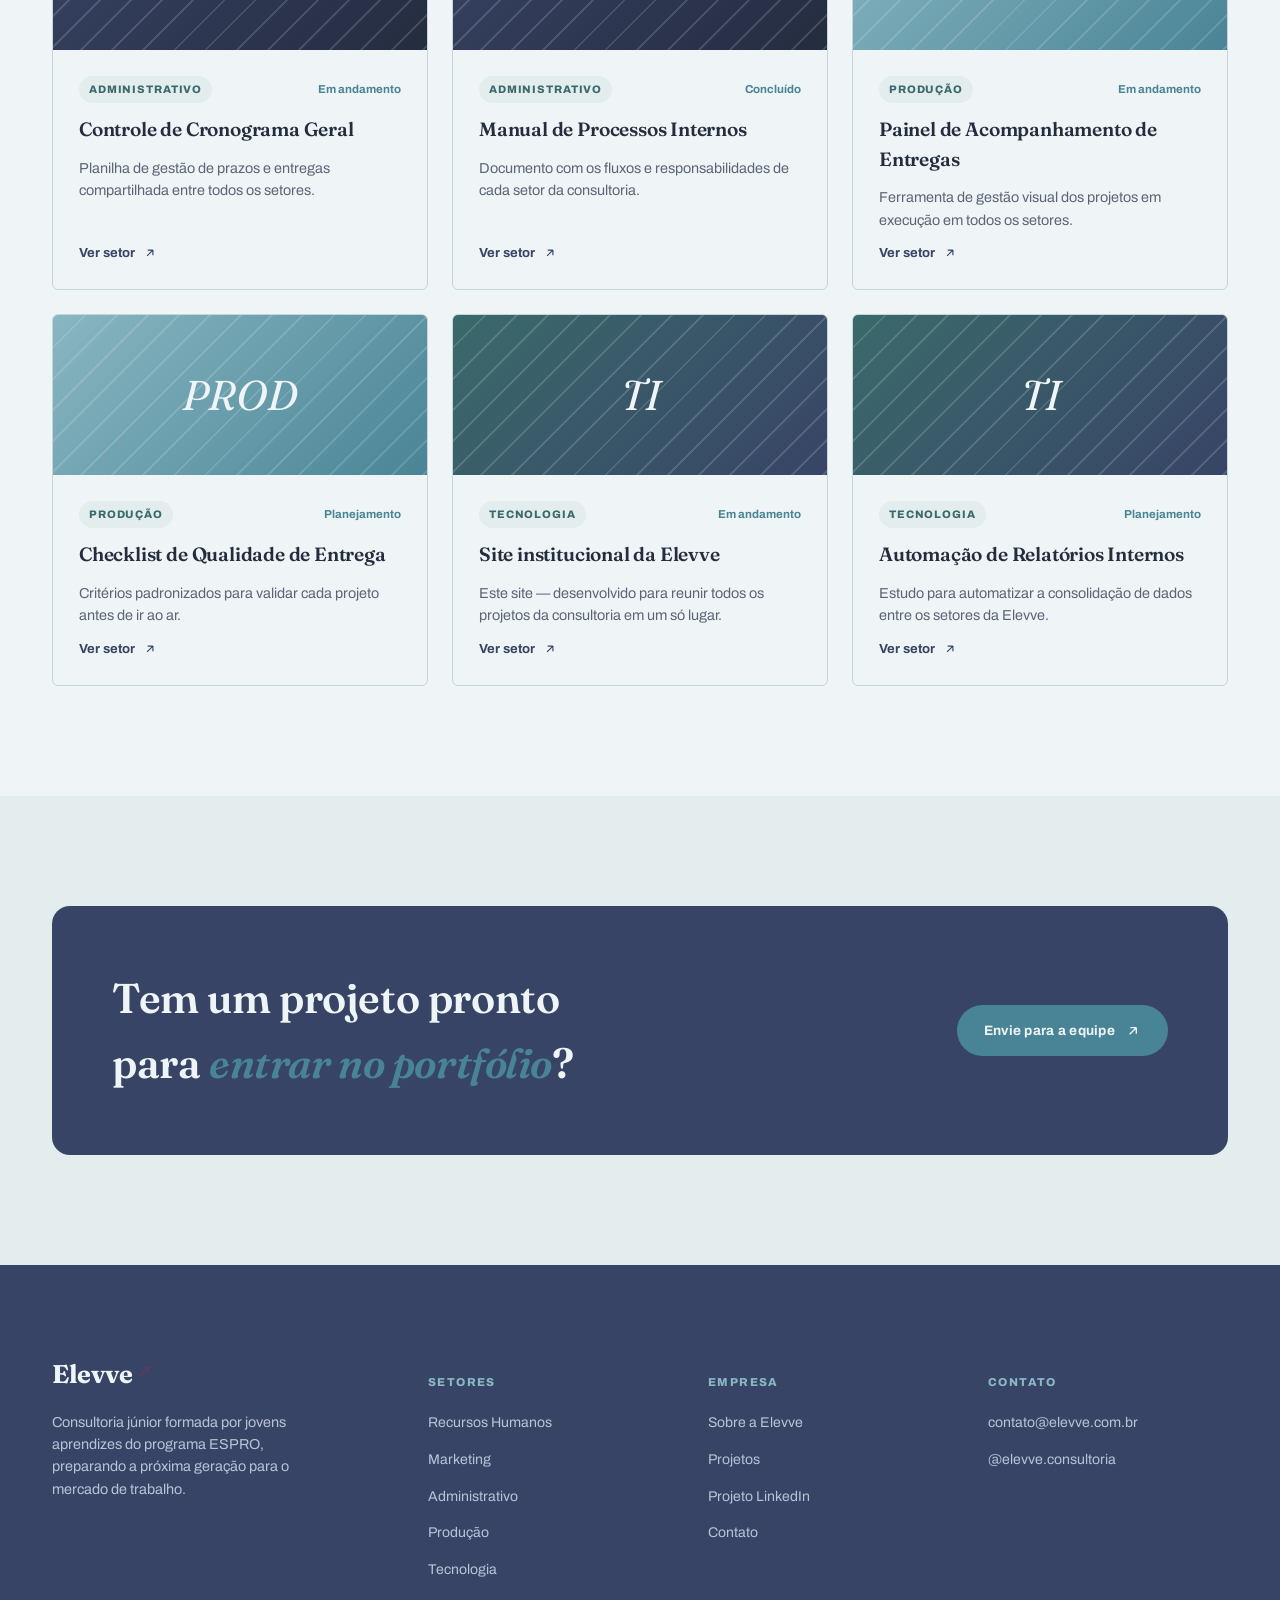
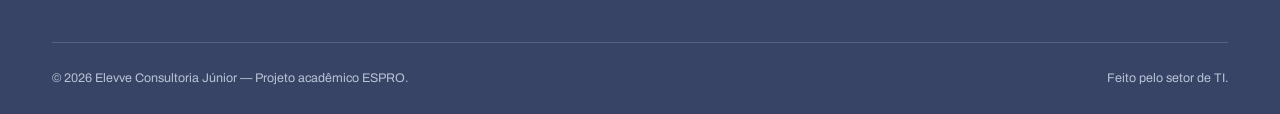
<file: projetos.html>
<!DOCTYPE html>
<html lang="pt-BR">
<head>
<meta charset="UTF-8">
<meta name="viewport" content="width=device-width, initial-scale=1.0">
<title>Projetos — Elevve</title>
<meta name="description" content="Todos os projetos desenvolvidos pelos setores da Elevve: RH, Marketing, Administrativo, Produção e Tecnologia.">
<link rel="preconnect" href="https://fonts.googleapis.com">
<link rel="stylesheet" href="css/style.css">
</head>
<body>

<header class="site-header">
  <div class="header-row">
    <a href="index.html" class="logo">Elevve<span class="arrow">↗</span></a>
    <nav class="main-nav">
      <ul>
        <li><a href="index.html" class="nav-link" data-page="index.html">Início</a></li>
        <li><a href="sobre.html" class="nav-link" data-page="sobre.html">Sobre</a></li>
        <li class="nav-item has-dropdown">
          <a href="#" class="nav-link">Setores</a>
          <div class="dropdown">
            <a href="setores/rh.html"><span class="tag">01</span> Recursos Humanos</a>
            <a href="setores/mkt.html"><span class="tag">02</span> Marketing</a>
            <a href="setores/adm.html"><span class="tag">03</span> Administrativo</a>
            <a href="setores/prod.html"><span class="tag">04</span> Produção</a>
            <a href="setores/ti.html"><span class="tag">05</span> Tecnologia</a>
          </div>
        </li>
        <li><a href="projetos.html" class="nav-link is-active" data-page="projetos.html">Projetos</a></li>
        <li><a href="linkedin.html" class="nav-link" data-page="linkedin.html">Projeto LinkedIn</a></li>
        <li><a href="contato.html" class="nav-link" data-page="contato.html">Contato</a></li>
      </ul>
    </nav>
    <div class="header-cta">
      <a href="contato.html" class="btn btn-dark">
        Fale com a gente
        <svg viewBox="0 0 24 24" fill="none" stroke="currentColor" stroke-width="2"><path d="M7 17L17 7M17 7H8M17 7V16"/></svg>
      </a>
      <button class="nav-toggle" aria-label="Abrir menu"><span></span></button>
    </div>
  </div>
</header>

<main>

  <section class="hero" style="padding-bottom:60px;">
    <div class="container">
      <span class="breadcrumb"><a href="index.html">Início</a><span class="sep">/</span><span class="current">Projetos</span></span>
      <div class="hero-grid" style="align-items:start;">
        <div>
          <h1>Tudo o que a Elevve <em>já construiu</em>, em um só lugar.</h1>
        </div>
        <div>
          <p class="lede" style="max-width:100%;">Um portfólio vivo com as entregas de todos os nossos setores. Filtre por área para ver o que RH, Marketing, Administrativo, Produção e TI vêm desenvolvendo.</p>
        </div>
      </div>
    </div>
  </section>

  <!-- FILTROS -->
  <section class="section-tight" style="padding-top:0;">
    <div class="container">
      <div class="filters" data-reveal>
        <button class="filter-btn is-active" data-filter="todos">Todos</button>
        <button class="filter-btn" data-filter="rh">Recursos Humanos</button>
        <button class="filter-btn" data-filter="mkt">Marketing</button>
        <button class="filter-btn" data-filter="adm">Administrativo</button>
        <button class="filter-btn" data-filter="prod">Produção</button>
        <button class="filter-btn" data-filter="ti">Tecnologia</button>
      </div>
    </div>
  </section>

  <!-- GRID DE PROJETOS -->
  <section style="padding-top:0;">
    <div class="container">
      <div class="project-grid">

        <!-- RH -->
        <div class="project-card" data-sector="rh" data-reveal>
          <div class="thumb thumb-rh"><span>RH</span></div>
          <div class="body">
            <div class="meta"><span class="badge">Recursos Humanos</span><span class="status">Em andamento</span></div>
            <h3>Trilha de Onboarding do Aprendiz</h3>
            <p>Roteiro de integração para novos aprendizes, com etapas, materiais e checkpoints de acompanhamento.</p>
            <a href="setores/rh.html" class="foot">Ver setor <svg viewBox="0 0 24 24" fill="none" stroke="currentColor" stroke-width="2"><path d="M7 17L17 7M17 7H8M17 7V16"/></svg></a>
          </div>
        </div>

        <div class="project-card" data-sector="rh" data-reveal>
          <div class="thumb thumb-rh"><span>RH</span></div>
          <div class="body">
            <div class="meta"><span class="badge">Recursos Humanos</span><span class="status">Concluído</span></div>
            <h3>Guia de Postura Profissional</h3>
            <p>Material de apoio sobre comunicação, ética e comportamento no ambiente corporativo.</p>
            <a href="setores/rh.html" class="foot">Ver setor <svg viewBox="0 0 24 24" fill="none" stroke="currentColor" stroke-width="2"><path d="M7 17L17 7M17 7H8M17 7V16"/></svg></a>
          </div>
        </div>

        <div class="project-card" data-sector="rh" data-reveal>
          <div class="thumb thumb-rh"><span>RH</span></div>
          <div class="body">
            <div class="meta"><span class="badge">Recursos Humanos</span><span class="status">Planejamento</span></div>
            <h3>Pesquisa de Clima Interno</h3>
            <p>Levantamento de percepção dos aprendizes sobre a experiência dentro da Elevve.</p>
            <a href="setores/rh.html" class="foot">Ver setor <svg viewBox="0 0 24 24" fill="none" stroke="currentColor" stroke-width="2"><path d="M7 17L17 7M17 7H8M17 7V16"/></svg></a>
          </div>
        </div>

        <!-- MKT -->
        <div class="project-card" data-sector="mkt" data-reveal>
          <div class="thumb thumb-mkt"><span>MKT</span></div>
          <div class="body">
            <div class="meta"><span class="badge">Marketing</span><span class="status">Em andamento</span></div>
            <h3>Identidade Visual da Elevve</h3>
            <p>Criação de marca, paleta e diretrizes visuais aplicadas a todos os materiais da consultoria.</p>
            <a href="setores/mkt.html" class="foot">Ver setor <svg viewBox="0 0 24 24" fill="none" stroke="currentColor" stroke-width="2"><path d="M7 17L17 7M17 7H8M17 7V16"/></svg></a>
          </div>
        </div>

        <div class="project-card" data-sector="mkt" data-reveal>
          <div class="thumb thumb-mkt"><span>MKT</span></div>
          <div class="body">
            <div class="meta"><span class="badge">Marketing</span><span class="status">Em andamento</span></div>
            <h3>Calendário de Redes Sociais</h3>
            <p>Planejamento mensal de conteúdo para divulgar os projetos e a cultura da Elevve.</p>
            <a href="setores/mkt.html" class="foot">Ver setor <svg viewBox="0 0 24 24" fill="none" stroke="currentColor" stroke-width="2"><path d="M7 17L17 7M17 7H8M17 7V16"/></svg></a>
          </div>
        </div>

        <div class="project-card" data-sector="mkt" data-reveal>
          <div class="thumb thumb-mkt"><span>MKT</span></div>
          <div class="body">
            <div class="meta"><span class="badge">Marketing</span><span class="status">Concluído</span></div>
            <h3>Campanha de Lançamento</h3>
            <p>Estratégia de divulgação para a apresentação oficial da Elevve à turma do ESPRO.</p>
            <a href="setores/mkt.html" class="foot">Ver setor <svg viewBox="0 0 24 24" fill="none" stroke="currentColor" stroke-width="2"><path d="M7 17L17 7M17 7H8M17 7V16"/></svg></a>
          </div>
        </div>

        <!-- ADM -->
        <div class="project-card" data-sector="adm" data-reveal>
          <div class="thumb thumb-adm"><span>ADM</span></div>
          <div class="body">
            <div class="meta"><span class="badge">Administrativo</span><span class="status">Em andamento</span></div>
            <h3>Controle de Cronograma Geral</h3>
            <p>Planilha de gestão de prazos e entregas compartilhada entre todos os setores.</p>
            <a href="setores/adm.html" class="foot">Ver setor <svg viewBox="0 0 24 24" fill="none" stroke="currentColor" stroke-width="2"><path d="M7 17L17 7M17 7H8M17 7V16"/></svg></a>
          </div>
        </div>

        <div class="project-card" data-sector="adm" data-reveal>
          <div class="thumb thumb-adm"><span>ADM</span></div>
          <div class="body">
            <div class="meta"><span class="badge">Administrativo</span><span class="status">Concluído</span></div>
            <h3>Manual de Processos Internos</h3>
            <p>Documento com os fluxos e responsabilidades de cada setor da consultoria.</p>
            <a href="setores/adm.html" class="foot">Ver setor <svg viewBox="0 0 24 24" fill="none" stroke="currentColor" stroke-width="2"><path d="M7 17L17 7M17 7H8M17 7V16"/></svg></a>
          </div>
        </div>

        <!-- PROD -->
        <div class="project-card" data-sector="prod" data-reveal>
          <div class="thumb thumb-prod"><span>PROD</span></div>
          <div class="body">
            <div class="meta"><span class="badge">Produção</span><span class="status">Em andamento</span></div>
            <h3>Painel de Acompanhamento de Entregas</h3>
            <p>Ferramenta de gestão visual dos projetos em execução em todos os setores.</p>
            <a href="setores/prod.html" class="foot">Ver setor <svg viewBox="0 0 24 24" fill="none" stroke="currentColor" stroke-width="2"><path d="M7 17L17 7M17 7H8M17 7V16"/></svg></a>
          </div>
        </div>

        <div class="project-card" data-sector="prod" data-reveal>
          <div class="thumb thumb-prod"><span>PROD</span></div>
          <div class="body">
            <div class="meta"><span class="badge">Produção</span><span class="status">Planejamento</span></div>
            <h3>Checklist de Qualidade de Entrega</h3>
            <p>Critérios padronizados para validar cada projeto antes de ir ao ar.</p>
            <a href="setores/prod.html" class="foot">Ver setor <svg viewBox="0 0 24 24" fill="none" stroke="currentColor" stroke-width="2"><path d="M7 17L17 7M17 7H8M17 7V16"/></svg></a>
          </div>
        </div>

        <!-- TI -->
        <div class="project-card" data-sector="ti" data-reveal>
          <div class="thumb thumb-ti"><span>TI</span></div>
          <div class="body">
            <div class="meta"><span class="badge">Tecnologia</span><span class="status">Em andamento</span></div>
            <h3>Site institucional da Elevve</h3>
            <p>Este site — desenvolvido para reunir todos os projetos da consultoria em um só lugar.</p>
            <a href="setores/ti.html" class="foot">Ver setor <svg viewBox="0 0 24 24" fill="none" stroke="currentColor" stroke-width="2"><path d="M7 17L17 7M17 7H8M17 7V16"/></svg></a>
          </div>
        </div>

        <div class="project-card" data-sector="ti" data-reveal>
          <div class="thumb thumb-ti"><span>TI</span></div>
          <div class="body">
            <div class="meta"><span class="badge">Tecnologia</span><span class="status">Planejamento</span></div>
            <h3>Automação de Relatórios Internos</h3>
            <p>Estudo para automatizar a consolidação de dados entre os setores da Elevve.</p>
            <a href="setores/ti.html" class="foot">Ver setor <svg viewBox="0 0 24 24" fill="none" stroke="currentColor" stroke-width="2"><path d="M7 17L17 7M17 7H8M17 7V16"/></svg></a>
          </div>
        </div>

      </div>
    </div>
  </section>

  <section class="on-alt">
    <div class="container">
      <div class="cta-band" style="background:var(--ink);" data-reveal>
        <h2>Tem um projeto pronto para <em>entrar no portfólio</em>?</h2>
        <a href="contato.html" class="btn btn-primary">
          Envie para a equipe
          <svg viewBox="0 0 24 24" fill="none" stroke="currentColor" stroke-width="2"><path d="M7 17L17 7M17 7H8M17 7V16"/></svg>
        </a>
      </div>
    </div>
  </section>

</main>

<footer class="site-footer">
  <div class="container">
    <div class="footer-top">
      <div class="footer-brand">
        <a href="index.html" class="logo">Elevve<span class="arrow">↗</span></a>
        <p>Consultoria júnior formada por jovens aprendizes do programa ESPRO, preparando a próxima geração para o mercado de trabalho.</p>
      </div>
      <div class="footer-col">
        <h5>Setores</h5>
        <ul>
          <li><a href="setores/rh.html">Recursos Humanos</a></li>
          <li><a href="setores/mkt.html">Marketing</a></li>
          <li><a href="setores/adm.html">Administrativo</a></li>
          <li><a href="setores/prod.html">Produção</a></li>
          <li><a href="setores/ti.html">Tecnologia</a></li>
        </ul>
      </div>
      <div class="footer-col">
        <h5>Empresa</h5>
        <ul>
          <li><a href="sobre.html">Sobre a Elevve</a></li>
          <li><a href="projetos.html">Projetos</a></li>
          <li><a href="linkedin.html">Projeto LinkedIn</a></li>
          <li><a href="contato.html">Contato</a></li>
        </ul>
      </div>
      <div class="footer-col">
        <h5>Contato</h5>
        <ul>
          <li><a href="mailto:contato@elevve.com.br">contato@elevve.com.br</a></li>
          <li><a href="#">@elevve.consultoria</a></li>
        </ul>
      </div>
    </div>
    <div class="footer-bottom">
      <span>© 2026 Elevve Consultoria Júnior — Projeto acadêmico ESPRO.</span>
      <span>Feito pelo setor de TI.</span>
    </div>
  </div>
</footer>

<script src="js/main.js"></script>
</body>
</html>
</file>
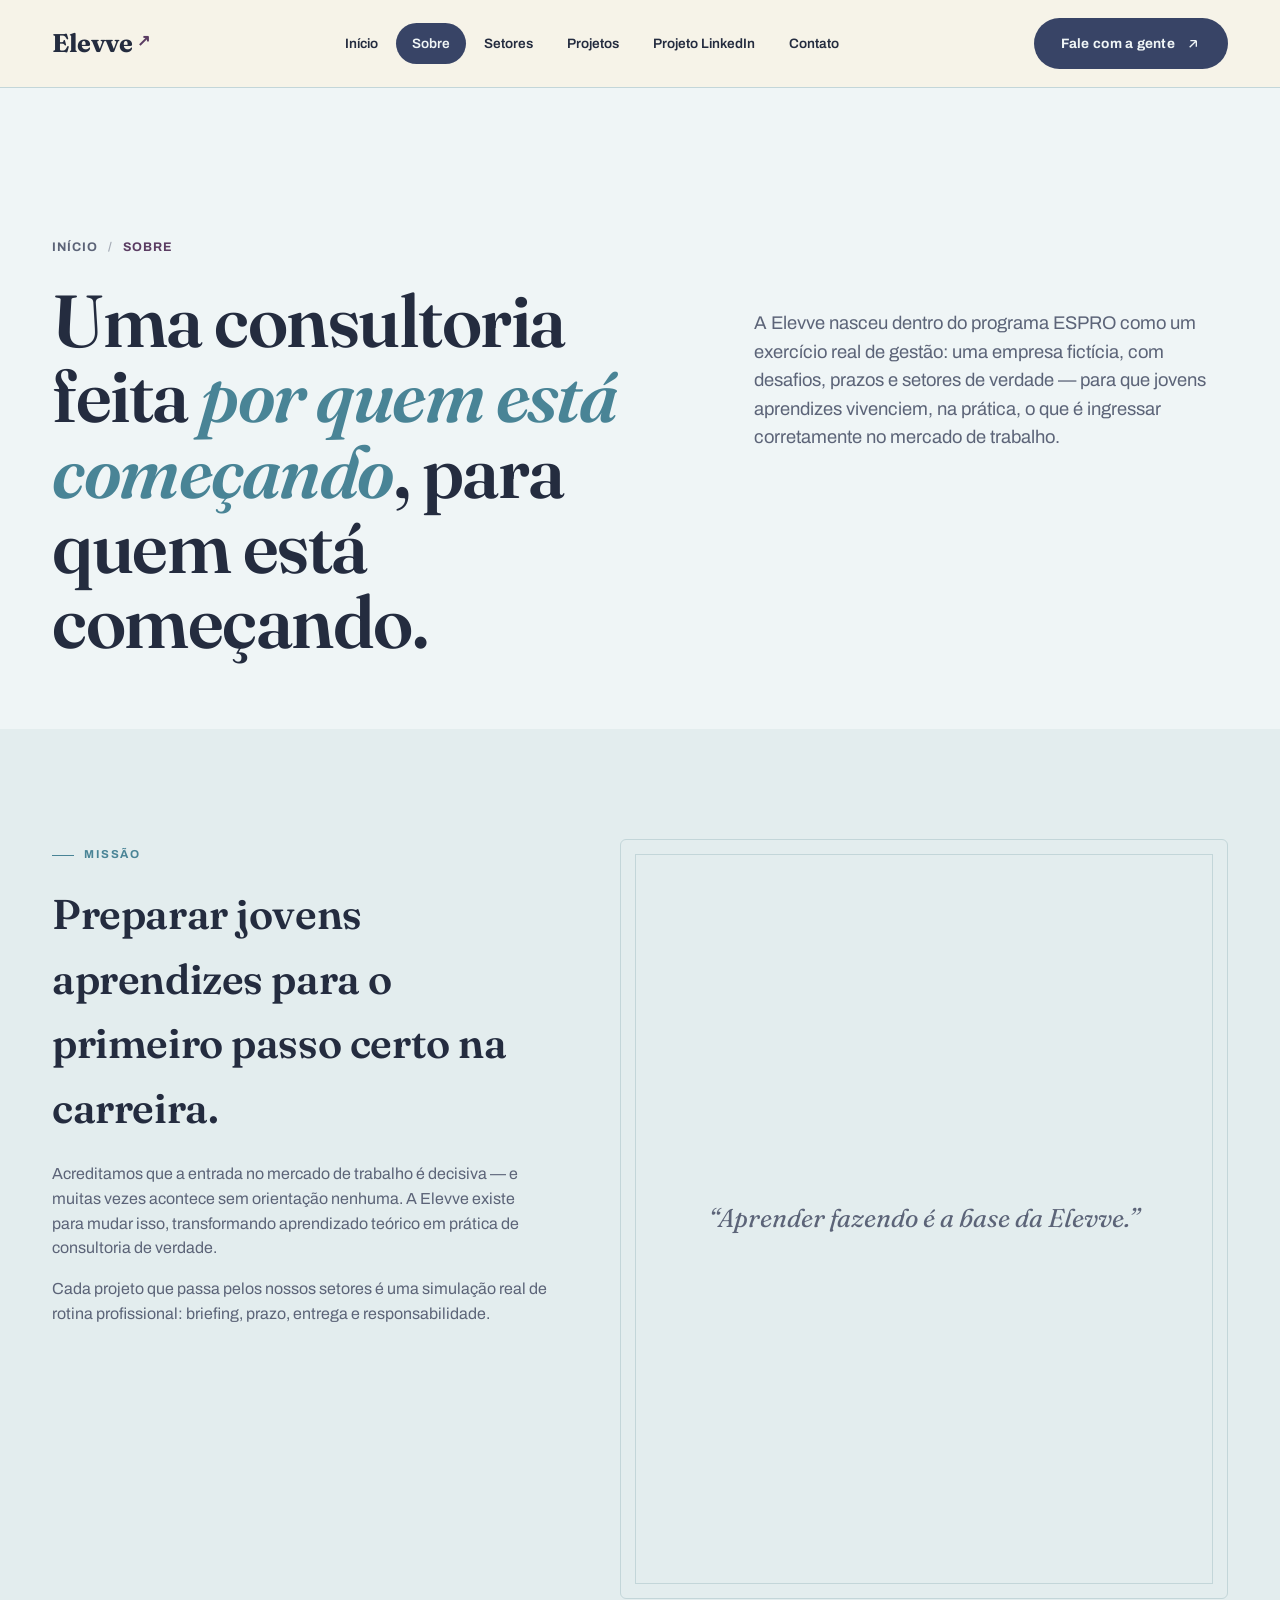
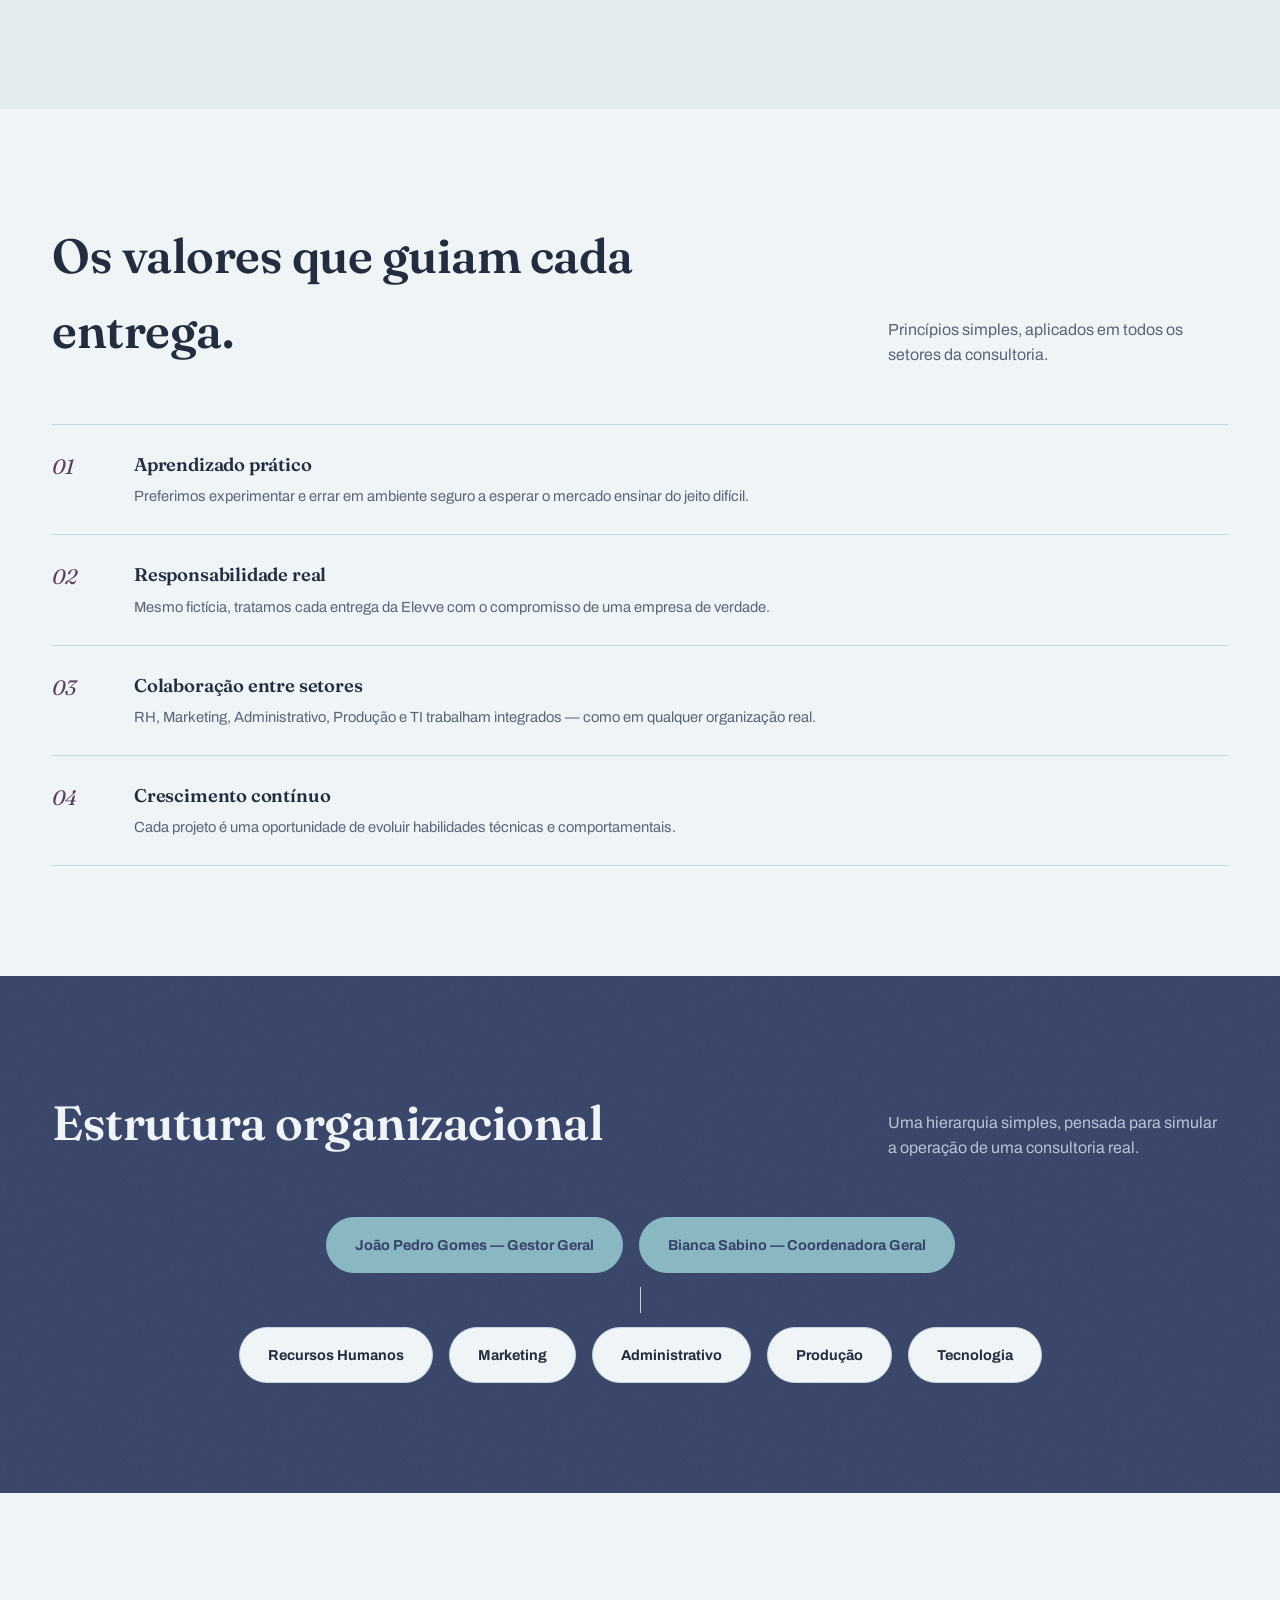
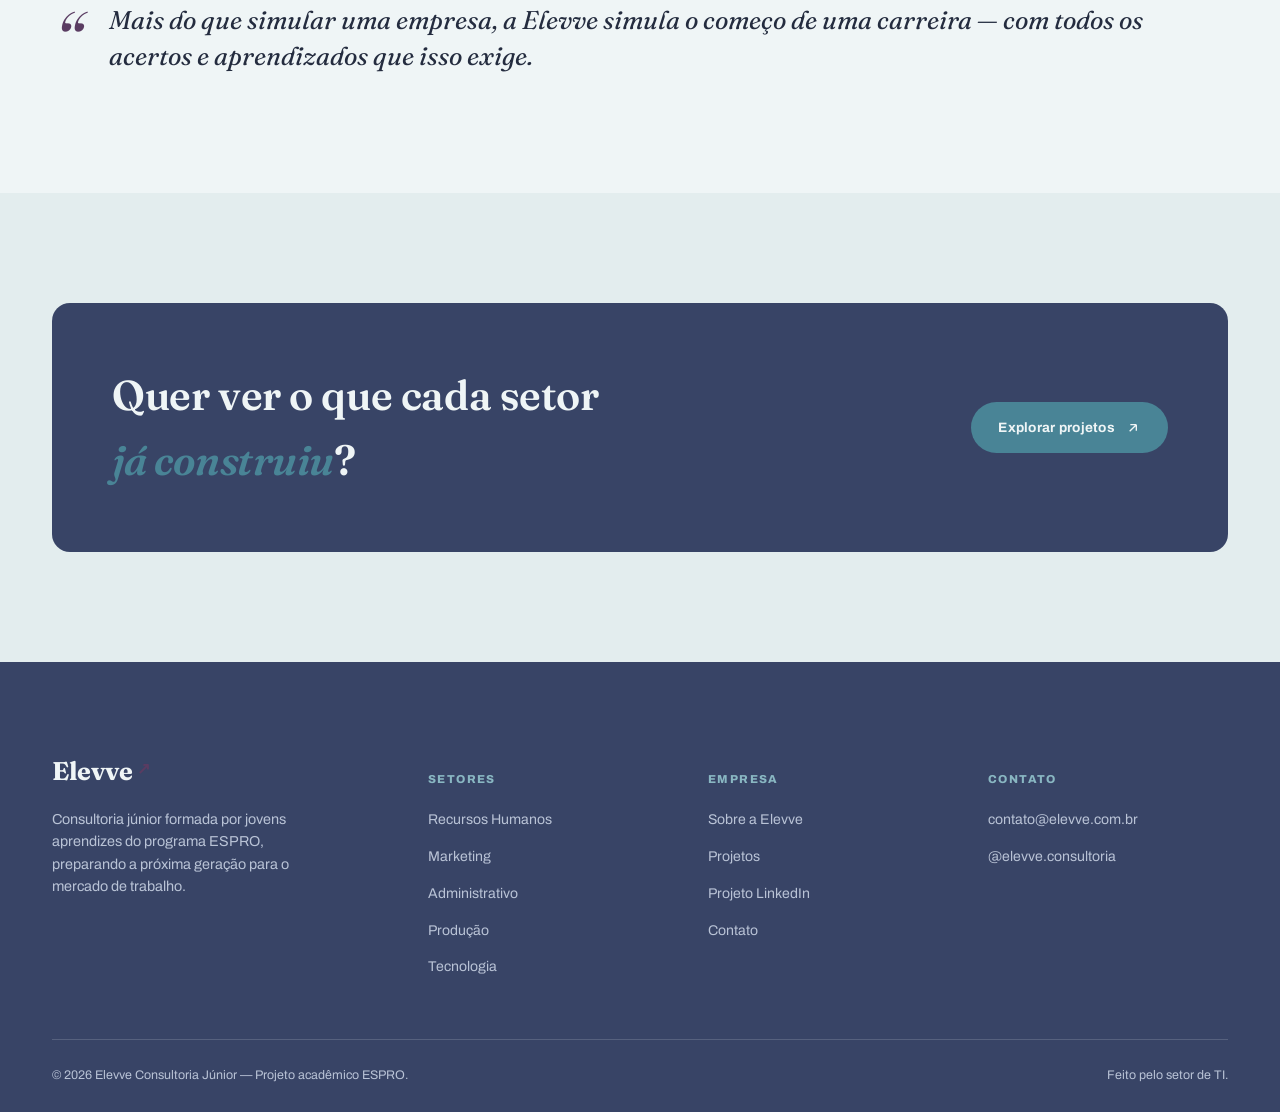
<file: sobre.html>
<!DOCTYPE html>
<html lang="pt-BR">
<head>
<meta charset="UTF-8">
<meta name="viewport" content="width=device-width, initial-scale=1.0">
<title>Sobre — Elevve</title>
<meta name="description" content="Conheça a missão, os valores e a estrutura da Elevve, consultoria júnior formada por jovens aprendizes do programa ESPRO.">
<link rel="preconnect" href="https://fonts.googleapis.com">
<link rel="stylesheet" href="css/style.css">
</head>
<body>

<header class="site-header">
  <div class="header-row">
    <a href="index.html" class="logo">Elevve<span class="arrow">↗</span></a>
    <nav class="main-nav">
      <ul>
        <li><a href="index.html" class="nav-link" data-page="index.html">Início</a></li>
        <li><a href="sobre.html" class="nav-link is-active" data-page="sobre.html">Sobre</a></li>
        <li class="nav-item has-dropdown">
          <a href="#" class="nav-link">Setores</a>
          <div class="dropdown">
            <a href="setores/rh.html"><span class="tag">01</span> Recursos Humanos</a>
            <a href="setores/mkt.html"><span class="tag">02</span> Marketing</a>
            <a href="setores/adm.html"><span class="tag">03</span> Administrativo</a>
            <a href="setores/prod.html"><span class="tag">04</span> Produção</a>
            <a href="setores/ti.html"><span class="tag">05</span> Tecnologia</a>
          </div>
        </li>
        <li><a href="projetos.html" class="nav-link" data-page="projetos.html">Projetos</a></li>
        <li><a href="linkedin.html" class="nav-link" data-page="linkedin.html">Projeto LinkedIn</a></li>
        <li><a href="contato.html" class="nav-link" data-page="contato.html">Contato</a></li>
      </ul>
    </nav>
    <div class="header-cta">
      <a href="contato.html" class="btn btn-dark">
        Fale com a gente
        <svg viewBox="0 0 24 24" fill="none" stroke="currentColor" stroke-width="2"><path d="M7 17L17 7M17 7H8M17 7V16"/></svg>
      </a>
      <button class="nav-toggle" aria-label="Abrir menu"><span></span></button>
    </div>
  </div>
</header>

<main>

  <section class="hero" style="padding-bottom:70px;">
    <div class="container">
      <span class="breadcrumb"><a href="index.html">Início</a><span class="sep">/</span><span class="current">Sobre</span></span>
      <div class="hero-grid" style="align-items:start;">
        <div>
          <h1>Uma consultoria feita <em>por quem está começando</em>, para quem está começando.</h1>
        </div>
        <div>
          <p class="lede" style="max-width:100%;">A Elevve nasceu dentro do programa ESPRO como um exercício real de gestão: uma empresa fictícia, com desafios, prazos e setores de verdade — para que jovens aprendizes vivenciem, na prática, o que é ingressar corretamente no mercado de trabalho.</p>
        </div>
      </div>
    </div>
  </section>

  <!-- MISSÃO / VISÃO / VALORES -->
  <section class="on-alt">
    <div class="container two-col">
      <div class="col-text" data-reveal>
        <span class="eyebrow">Missão</span>
        <h2 style="margin-top:18px;">Preparar jovens aprendizes para o primeiro passo certo na carreira.</h2>
        <p>Acreditamos que a entrada no mercado de trabalho é decisiva — e muitas vezes acontece sem orientação nenhuma. A Elevve existe para mudar isso, transformando aprendizado teórico em prática de consultoria de verdade.</p>
        <p>Cada projeto que passa pelos nossos setores é uma simulação real de rotina profissional: briefing, prazo, entrega e responsabilidade.</p>
      </div>
      <div class="col-media" data-reveal>
        <div class="media-frame"><span>“Aprender fazendo é a base da Elevve.”</span></div>
      </div>
    </div>
  </section>

  <section>
    <div class="container">
      <div class="section-head" data-reveal>
        <h2>Os valores que guiam cada entrega.</h2>
        <p class="lede">Princípios simples, aplicados em todos os setores da consultoria.</p>
      </div>
      <div class="value-list">
        <div class="value-item" data-reveal>
          <span class="num">01</span>
          <div>
            <h4>Aprendizado prático</h4>
            <p>Preferimos experimentar e errar em ambiente seguro a esperar o mercado ensinar do jeito difícil.</p>
          </div>
        </div>
        <div class="value-item" data-reveal>
          <span class="num">02</span>
          <div>
            <h4>Responsabilidade real</h4>
            <p>Mesmo fictícia, tratamos cada entrega da Elevve com o compromisso de uma empresa de verdade.</p>
          </div>
        </div>
        <div class="value-item" data-reveal>
          <span class="num">03</span>
          <div>
            <h4>Colaboração entre setores</h4>
            <p>RH, Marketing, Administrativo, Produção e TI trabalham integrados — como em qualquer organização real.</p>
          </div>
        </div>
        <div class="value-item" data-reveal>
          <span class="num">04</span>
          <div>
            <h4>Crescimento contínuo</h4>
            <p>Cada projeto é uma oportunidade de evoluir habilidades técnicas e comportamentais.</p>
          </div>
        </div>
      </div>
    </div>
  </section>

  <!-- ESTRUTURA ORGANIZACIONAL -->
  <section class="on-dark grain">
    <div class="container">
      <div class="section-head" data-reveal>
        <h2>Estrutura organizacional</h2>
        <p class="lede">Uma hierarquia simples, pensada para simular a operação de uma consultoria real.</p>
      </div>
      <div class="org-chart" data-reveal>
        <div class="org-row">
          <div class="org-node org-node-geral">João Pedro Gomes — Gestor Geral</div>
          <div class="org-node org-node-geral">Bianca Sabino — Coordenadora Geral</div>
        </div>
        <div class="org-line"></div>
        <div class="org-row">
          <div class="org-node">Recursos Humanos</div>
          <div class="org-node">Marketing</div>
          <div class="org-node">Administrativo</div>
          <div class="org-node">Produção</div>
          <div class="org-node">Tecnologia</div>
        </div>
      </div>
    </div>
  </section>

  <!-- QUOTE -->
  <section>
    <div class="container">
      <div class="quote-block" data-reveal>
        <span class="quote-mark">“</span>
        <div>
          <p class="quote">Mais do que simular uma empresa, a Elevve simula o começo de uma carreira — com todos os acertos e aprendizados que isso exige.</p>
        </div>
      </div>
    </div>
  </section>

  <section class="on-alt">
    <div class="container">
      <div class="cta-band" style="background:var(--ink);" data-reveal>
        <h2>Quer ver o que cada setor <em>já construiu</em>?</h2>
        <a href="projetos.html" class="btn btn-primary">
          Explorar projetos
          <svg viewBox="0 0 24 24" fill="none" stroke="currentColor" stroke-width="2"><path d="M7 17L17 7M17 7H8M17 7V16"/></svg>
        </a>
      </div>
    </div>
  </section>

</main>

<footer class="site-footer">
  <div class="container">
    <div class="footer-top">
      <div class="footer-brand">
        <a href="index.html" class="logo">Elevve<span class="arrow">↗</span></a>
        <p>Consultoria júnior formada por jovens aprendizes do programa ESPRO, preparando a próxima geração para o mercado de trabalho.</p>
      </div>
      <div class="footer-col">
        <h5>Setores</h5>
        <ul>
          <li><a href="setores/rh.html">Recursos Humanos</a></li>
          <li><a href="setores/mkt.html">Marketing</a></li>
          <li><a href="setores/adm.html">Administrativo</a></li>
          <li><a href="setores/prod.html">Produção</a></li>
          <li><a href="setores/ti.html">Tecnologia</a></li>
        </ul>
      </div>
      <div class="footer-col">
        <h5>Empresa</h5>
        <ul>
          <li><a href="sobre.html">Sobre a Elevve</a></li>
          <li><a href="projetos.html">Projetos</a></li>
          <li><a href="linkedin.html">Projeto LinkedIn</a></li>
          <li><a href="contato.html">Contato</a></li>
        </ul>
      </div>
      <div class="footer-col">
        <h5>Contato</h5>
        <ul>
          <li><a href="mailto:contato@elevve.com.br">contato@elevve.com.br</a></li>
          <li><a href="#">@elevve.consultoria</a></li>
        </ul>
      </div>
    </div>
    <div class="footer-bottom">
      <span>© 2026 Elevve Consultoria Júnior — Projeto acadêmico ESPRO.</span>
      <span>Feito pelo setor de TI.</span>
    </div>
  </div>
</footer>

<script src="js/main.js"></script>
</body>
</html>
</file>
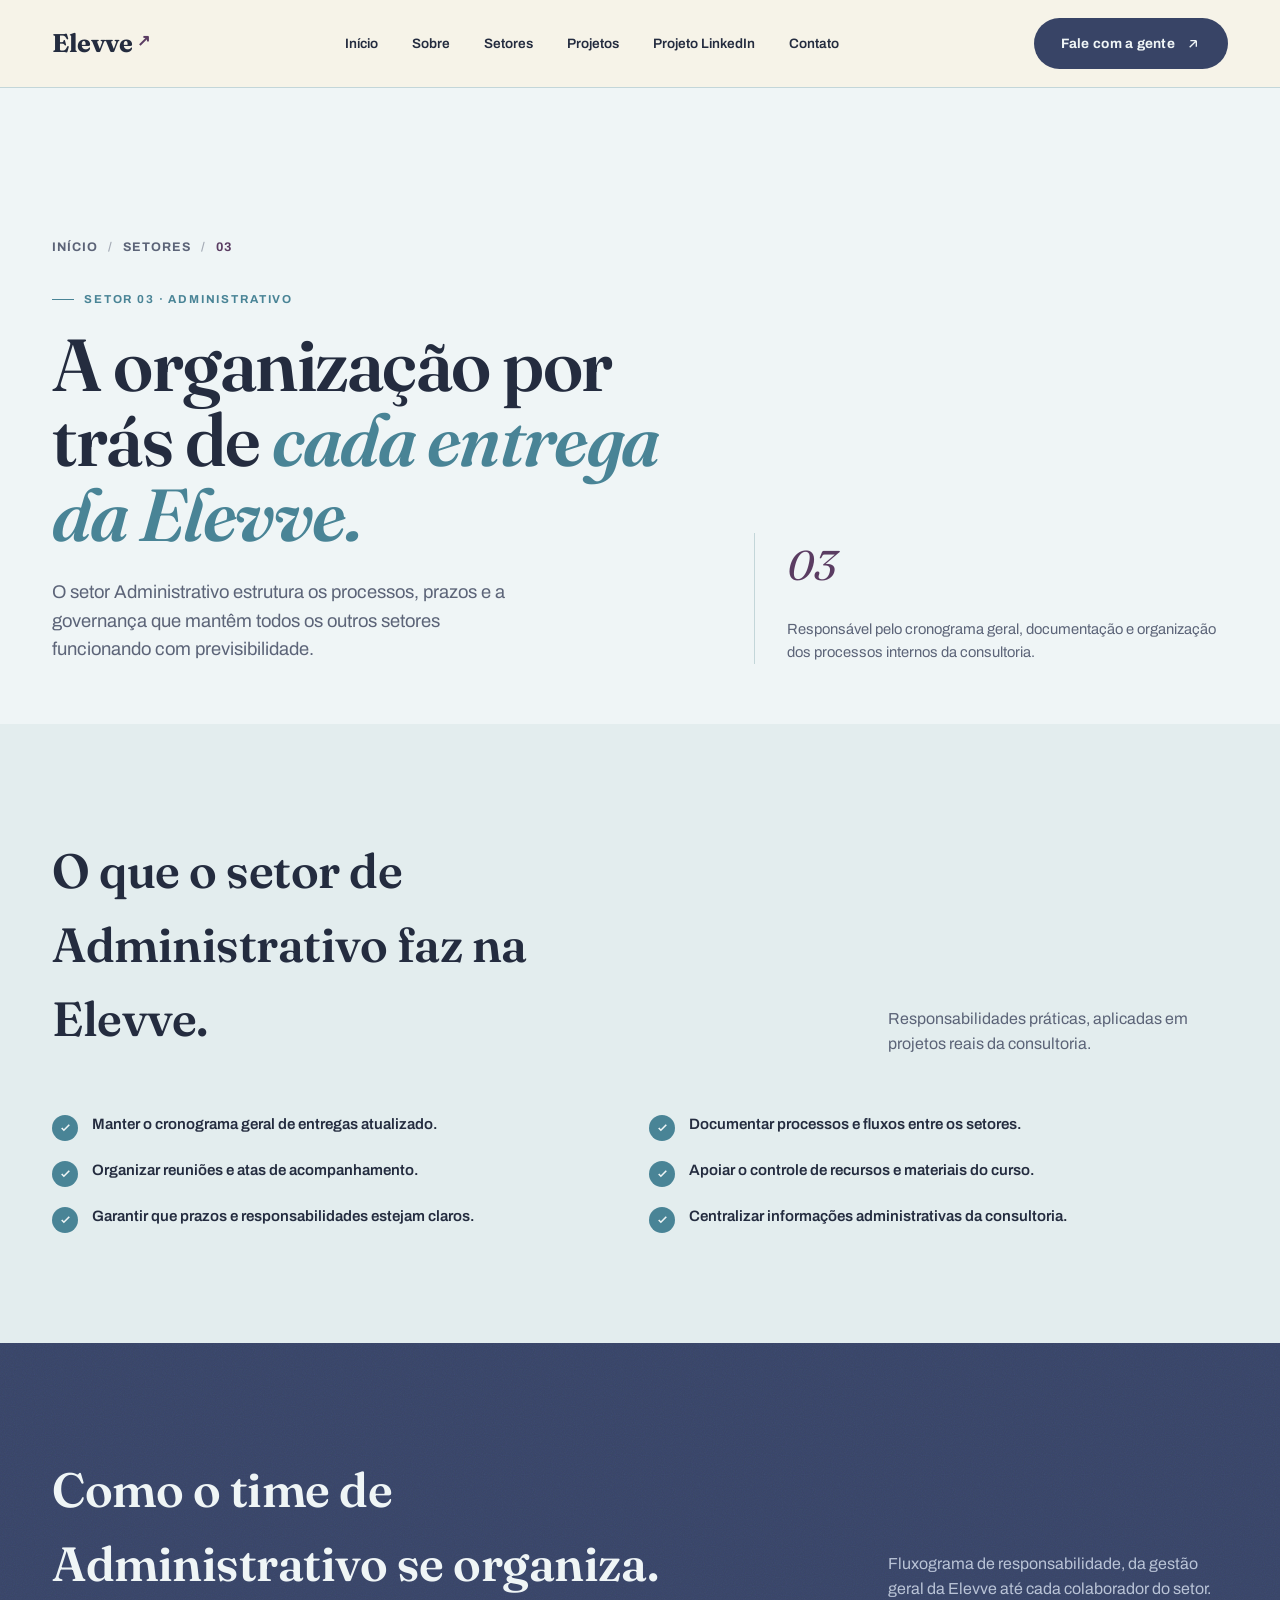
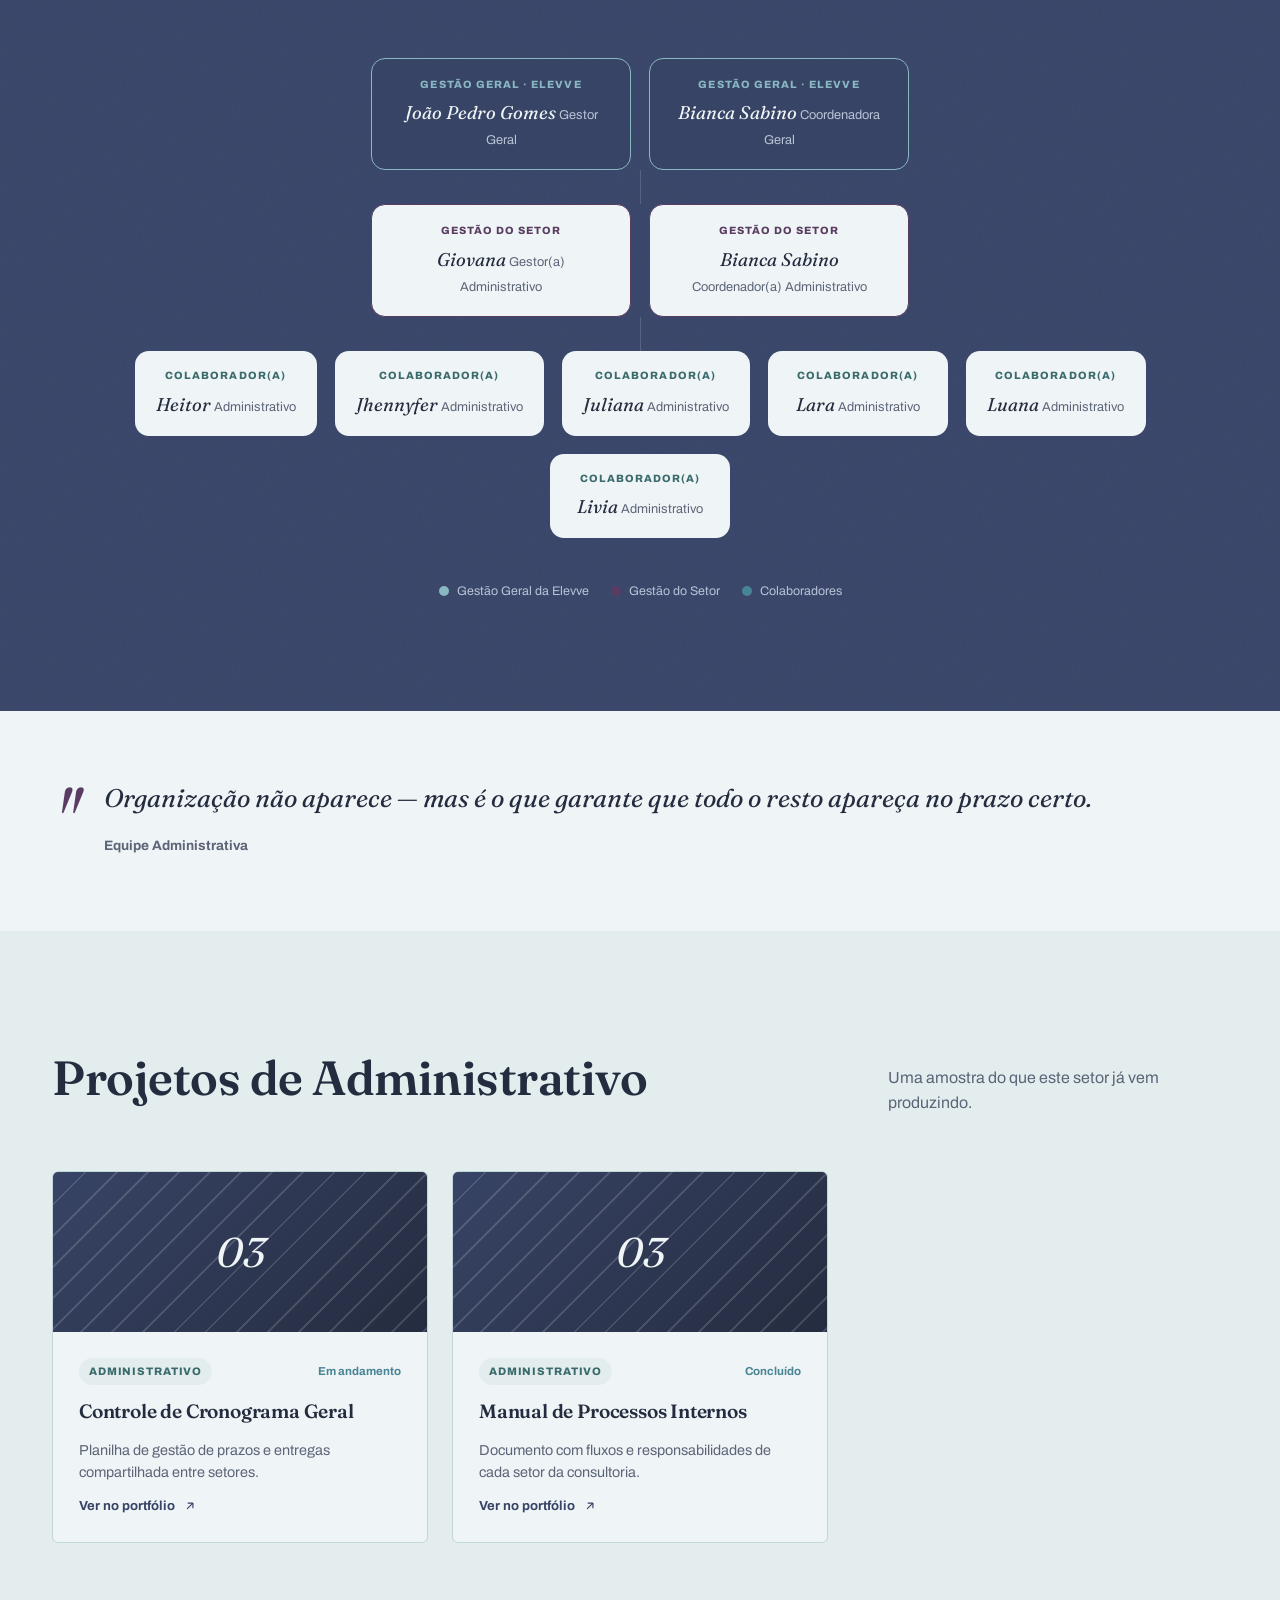
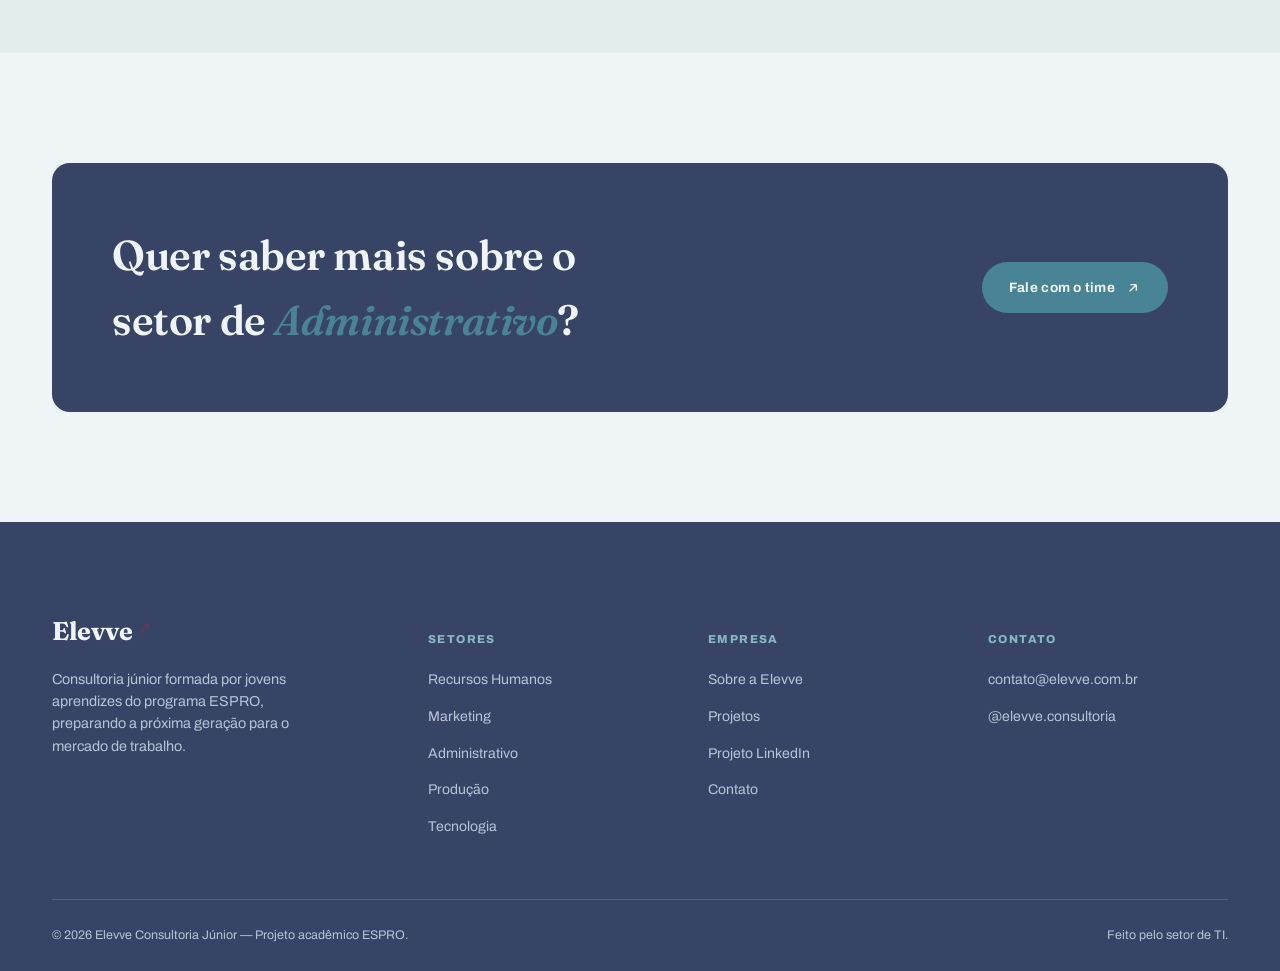
<file: setores/adm.html>
<!DOCTYPE html>
<html lang="pt-BR">
<head>
<meta charset="UTF-8">
<meta name="viewport" content="width=device-width, initial-scale=1.0">
<title>Administrativo — Elevve</title>
<meta name="description" content="Conheça o setor de Administrativo da Elevve, consultoria júnior de jovens aprendizes do programa ESPRO.">
<link rel="preconnect" href="https://fonts.googleapis.com">
<link rel="stylesheet" href="../css/style.css">
</head>
<body>

<header class="site-header">
  <div class="header-row">
    <a href="../index.html" class="logo">Elevve<span class="arrow">↗</span></a>
    <nav class="main-nav">
      <ul>
        <li><a href="../index.html" class="nav-link" data-page="index.html">Início</a></li>
        <li><a href="../sobre.html" class="nav-link" data-page="sobre.html">Sobre</a></li>
        <li class="nav-item has-dropdown">
          <a href="#" class="nav-link">Setores</a>
          <div class="dropdown">
            <a href="rh.html"><span class="tag">01</span> Recursos Humanos</a>
            <a href="mkt.html"><span class="tag">02</span> Marketing</a>
            <a href="adm.html"><span class="tag">03</span> Administrativo</a>
            <a href="prod.html"><span class="tag">04</span> Produção</a>
            <a href="ti.html"><span class="tag">05</span> Tecnologia</a>
          </div>
        </li>
        <li><a href="../projetos.html" class="nav-link" data-page="projetos.html">Projetos</a></li>
        <li><a href="../linkedin.html" class="nav-link" data-page="linkedin.html">Projeto LinkedIn</a></li>
        <li><a href="../contato.html" class="nav-link" data-page="contato.html">Contato</a></li>
      </ul>
    </nav>
    <div class="header-cta">
      <a href="../contato.html" class="btn btn-dark">
        Fale com a gente
        <svg viewBox="0 0 24 24" fill="none" stroke="currentColor" stroke-width="2"><path d="M7 17L17 7M17 7H8M17 7V16"/></svg>
      </a>
      <button class="nav-toggle" aria-label="Abrir menu"><span></span></button>
    </div>
  </div>
</header>

<main>

  <section class="hero" style="padding-bottom:60px;">
    <div class="container hero-grid" style="align-items:end;">
      <div>
        <span class="breadcrumb"><a href="../index.html">Início</a><span class="sep">/</span><a href="../index.html#setores">Setores</a><span class="sep">/</span><span class="current">03</span></span>
        <span class="eyebrow">Setor 03 · Administrativo</span>
        <h1 style="margin-top:18px;">A organização por trás de <em>cada entrega da Elevve.</em></h1>
        <p class="lede">O setor Administrativo estrutura os processos, prazos e a governança que mantêm todos os outros setores funcionando com previsibilidade.</p>
      </div>
      <div class="hero-side">
        <span class="num">03</span>
        <p>Responsável pelo cronograma geral, documentação e organização dos processos internos da consultoria.</p>
      </div>
    </div>
  </section>

  <!-- O QUE FAZEMOS -->
  <section class="on-alt">
    <div class="container">
      <div class="section-head" data-reveal>
        <h2>O que o setor de Administrativo faz na Elevve.</h2>
        <p class="lede">Responsabilidades práticas, aplicadas em projetos reais da consultoria.</p>
      </div>
      <div class="check-grid" data-reveal>
        <div class="check-item">
          <span class="dot"><svg viewBox="0 0 24 24" fill="none" stroke="currentColor" stroke-width="3"><path d="M5 13l4 4L19 7"/></svg></span>
          <p>Manter o cronograma geral de entregas atualizado.</p>
        </div>
        <div class="check-item">
          <span class="dot"><svg viewBox="0 0 24 24" fill="none" stroke="currentColor" stroke-width="3"><path d="M5 13l4 4L19 7"/></svg></span>
          <p>Documentar processos e fluxos entre os setores.</p>
        </div>
        <div class="check-item">
          <span class="dot"><svg viewBox="0 0 24 24" fill="none" stroke="currentColor" stroke-width="3"><path d="M5 13l4 4L19 7"/></svg></span>
          <p>Organizar reuniões e atas de acompanhamento.</p>
        </div>
        <div class="check-item">
          <span class="dot"><svg viewBox="0 0 24 24" fill="none" stroke="currentColor" stroke-width="3"><path d="M5 13l4 4L19 7"/></svg></span>
          <p>Apoiar o controle de recursos e materiais do curso.</p>
        </div>
        <div class="check-item">
          <span class="dot"><svg viewBox="0 0 24 24" fill="none" stroke="currentColor" stroke-width="3"><path d="M5 13l4 4L19 7"/></svg></span>
          <p>Garantir que prazos e responsabilidades estejam claros.</p>
        </div>
        <div class="check-item">
          <span class="dot"><svg viewBox="0 0 24 24" fill="none" stroke="currentColor" stroke-width="3"><path d="M5 13l4 4L19 7"/></svg></span>
          <p>Centralizar informações administrativas da consultoria.</p>
        </div>
      </div>
    </div>
  </section>

  <!-- EQUIPE / PAPÉIS -->
  <section class="on-dark grain">
    <div class="container">
      <div class="section-head" data-reveal>
        <h2>Como o time de Administrativo se organiza.</h2>
        <p class="lede">Fluxograma de responsabilidade, da gestão geral da Elevve até cada colaborador do setor.</p>
      </div>

      <div class="org-flow" data-reveal>
        <div class="flow-row">
          <div class="flow-node tier-geral">
            <span class="role">Gestão Geral · Elevve</span>
            <span class="name">João Pedro Gomes</span>
            <span class="area">Gestor Geral</span>
          </div>
          <div class="flow-node tier-geral">
            <span class="role">Gestão Geral · Elevve</span>
            <span class="name">Bianca Sabino</span>
            <span class="area">Coordenadora Geral</span>
          </div>
        </div>

        <div class="flow-connector"></div>

        <div class="flow-row">
          <div class="flow-node tier-setor">
            <span class="role">Gestão do Setor</span>
            <span class="name">Giovana</span>
            <span class="area">Gestor(a) Administrativo</span>
          </div>
          <div class="flow-node tier-setor">
            <span class="role">Gestão do Setor</span>
            <span class="name">Bianca Sabino</span>
            <span class="area">Coordenador(a) Administrativo</span>
          </div>
        </div>

        <div class="flow-connector"></div>

        <div class="flow-row">
          <div class="flow-node tier-colab">
            <span class="role">Colaborador(a)</span>
            <span class="name">Heitor</span>
            <span class="area">Administrativo</span>
          </div>
          <div class="flow-node tier-colab">
            <span class="role">Colaborador(a)</span>
            <span class="name">Jhennyfer</span>
            <span class="area">Administrativo</span>
          </div>
          <div class="flow-node tier-colab">
            <span class="role">Colaborador(a)</span>
            <span class="name">Juliana</span>
            <span class="area">Administrativo</span>
          </div>
          <div class="flow-node tier-colab">
            <span class="role">Colaborador(a)</span>
            <span class="name">Lara</span>
            <span class="area">Administrativo</span>
          </div>
          <div class="flow-node tier-colab">
            <span class="role">Colaborador(a)</span>
            <span class="name">Luana</span>
            <span class="area">Administrativo</span>
          </div>
          <div class="flow-node tier-colab">
            <span class="role">Colaborador(a)</span>
            <span class="name">Livia</span>
            <span class="area">Administrativo</span>
          </div>
        </div>

        <div class="flow-legend">
          <span><i class="dot-geral"></i>Gestão Geral da Elevve</span>
          <span><i class="dot-setor"></i>Gestão do Setor</span>
          <span><i class="dot-colab"></i>Colaboradores</span>
        </div>
      </div>
    </div>
  </section>

  <!-- QUOTE -->
  <section class="section-tight">
    <div class="container">
      <div class="quote-block" data-reveal>
        <span class="quote-mark">"</span>
        <div>
          <p class="quote" style="color:var(--ink-text);">Organização não aparece — mas é o que garante que todo o resto apareça no prazo certo.</p>
          <p class="cite" style="color:var(--muted); margin-top:18px;">Equipe Administrativa</p>
        </div>
      </div>
    </div>
  </section>

  <!-- PROJETOS DO SETOR -->
  <section class="on-alt">
    <div class="container">
      <div class="section-head" data-reveal>
        <h2>Projetos de Administrativo</h2>
        <p class="lede">Uma amostra do que este setor já vem produzindo.</p>
      </div>
      <div class="project-grid">
        <div class="project-card" data-reveal>
          <div class="thumb thumb-adm"><span>03</span></div>
          <div class="body">
            <div class="meta"><span class="badge">Administrativo</span><span class="status">Em andamento</span></div>
            <h3>Controle de Cronograma Geral</h3>
            <p>Planilha de gestão de prazos e entregas compartilhada entre setores.</p>
            <a href="../projetos.html" class="foot">Ver no portfólio <svg viewBox="0 0 24 24" fill="none" stroke="currentColor" stroke-width="2"><path d="M7 17L17 7M17 7H8M17 7V16"/></svg></a>
          </div>
        </div>
        <div class="project-card" data-reveal>
          <div class="thumb thumb-adm"><span>03</span></div>
          <div class="body">
            <div class="meta"><span class="badge">Administrativo</span><span class="status">Concluído</span></div>
            <h3>Manual de Processos Internos</h3>
            <p>Documento com fluxos e responsabilidades de cada setor da consultoria.</p>
            <a href="../projetos.html" class="foot">Ver no portfólio <svg viewBox="0 0 24 24" fill="none" stroke="currentColor" stroke-width="2"><path d="M7 17L17 7M17 7H8M17 7V16"/></svg></a>
          </div>
        </div>
      </div>
    </div>
  </section>

  <section>
    <div class="container">
      <div class="cta-band" data-reveal>
        <h2>Quer saber mais sobre o setor de <em>Administrativo</em>?</h2>
        <a href="../contato.html" class="btn btn-primary">
          Fale com o time
          <svg viewBox="0 0 24 24" fill="none" stroke="currentColor" stroke-width="2"><path d="M7 17L17 7M17 7H8M17 7V16"/></svg>
        </a>
      </div>
    </div>
  </section>

</main>

<footer class="site-footer">
  <div class="container">
    <div class="footer-top">
      <div class="footer-brand">
        <a href="../index.html" class="logo">Elevve<span class="arrow">↗</span></a>
        <p>Consultoria júnior formada por jovens aprendizes do programa ESPRO, preparando a próxima geração para o mercado de trabalho.</p>
      </div>
      <div class="footer-col">
        <h5>Setores</h5>
        <ul>
          <li><a href="rh.html">Recursos Humanos</a></li>
          <li><a href="mkt.html">Marketing</a></li>
          <li><a href="adm.html">Administrativo</a></li>
          <li><a href="prod.html">Produção</a></li>
          <li><a href="ti.html">Tecnologia</a></li>
        </ul>
      </div>
      <div class="footer-col">
        <h5>Empresa</h5>
        <ul>
          <li><a href="../sobre.html">Sobre a Elevve</a></li>
          <li><a href="../projetos.html">Projetos</a></li>
          <li><a href="../linkedin.html">Projeto LinkedIn</a></li>
          <li><a href="../contato.html">Contato</a></li>
        </ul>
      </div>
      <div class="footer-col">
        <h5>Contato</h5>
        <ul>
          <li><a href="mailto:contato@elevve.com.br">contato@elevve.com.br</a></li>
          <li><a href="#">@elevve.consultoria</a></li>
        </ul>
      </div>
    </div>
    <div class="footer-bottom">
      <span>© 2026 Elevve Consultoria Júnior — Projeto acadêmico ESPRO.</span>
      <span>Feito pelo setor de TI.</span>
    </div>
  </div>
</footer>

<script src="../js/main.js"></script>
</body>
</html>
</file>
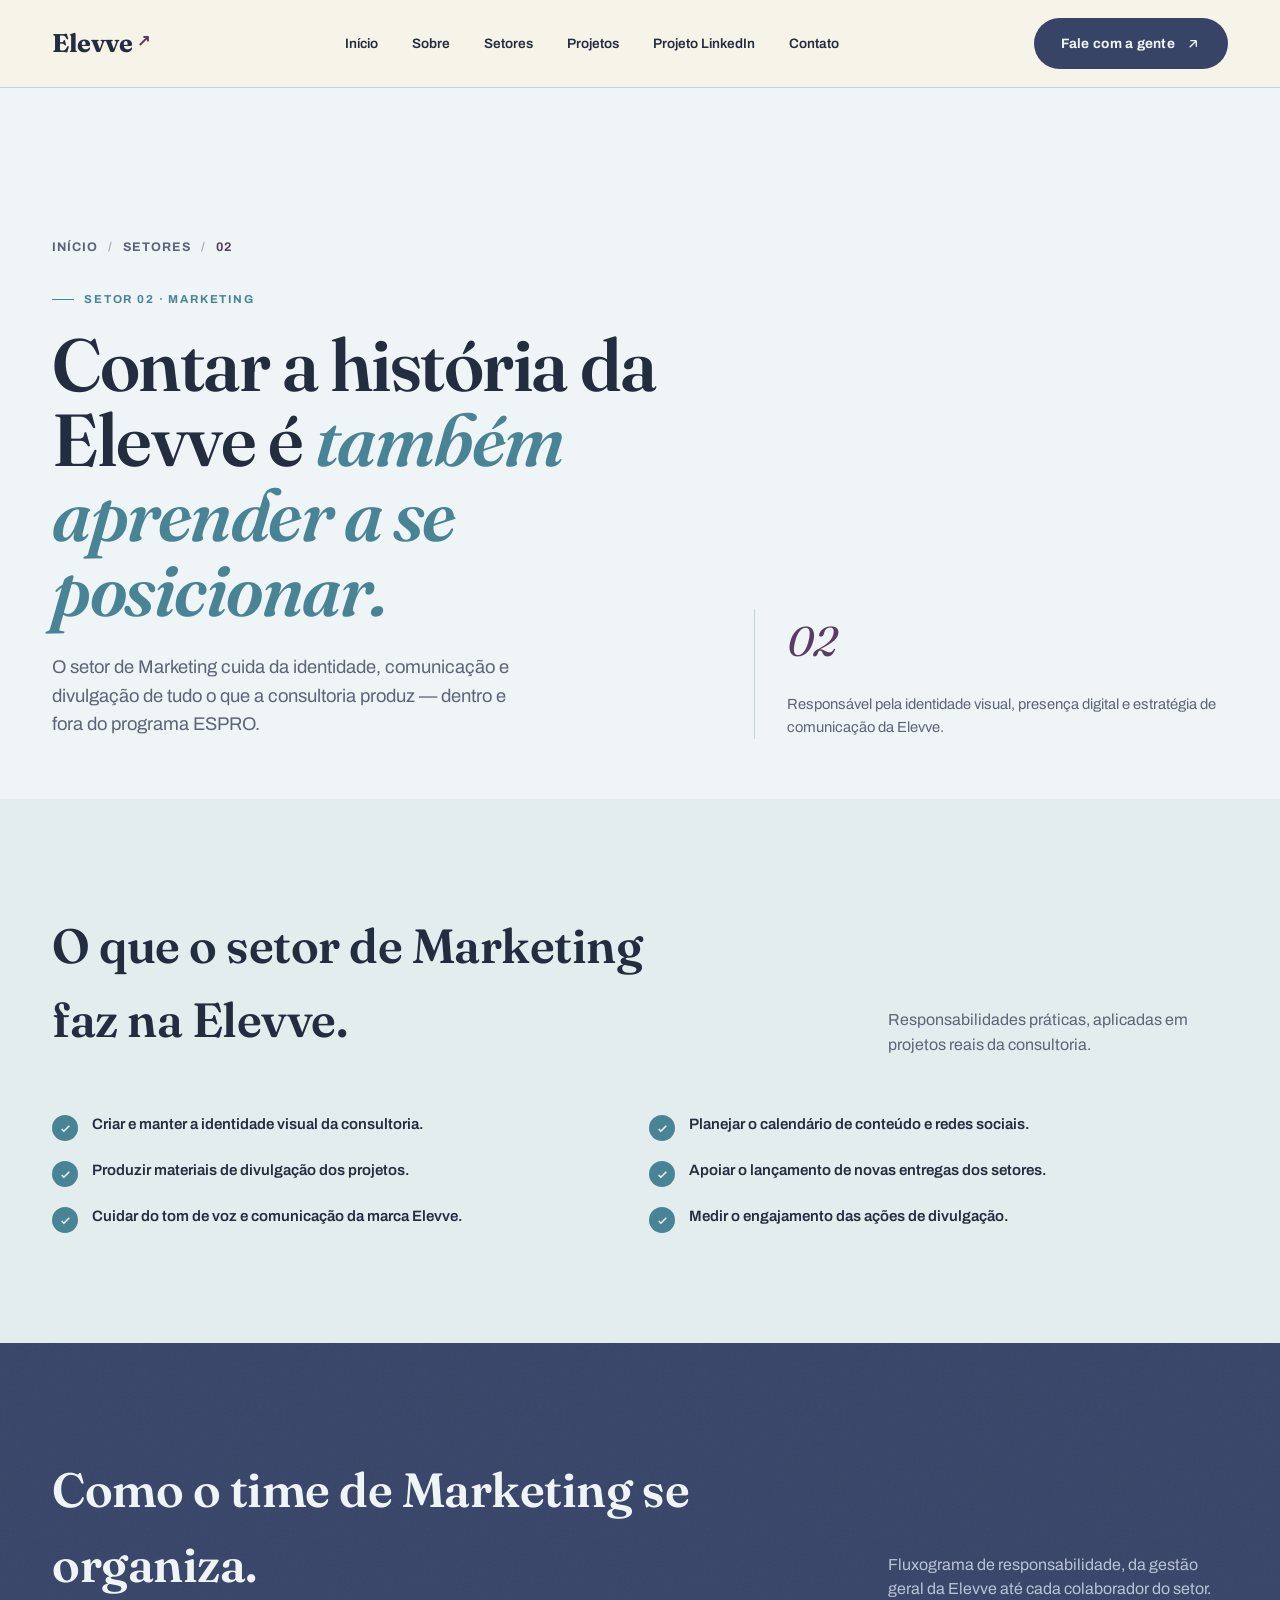
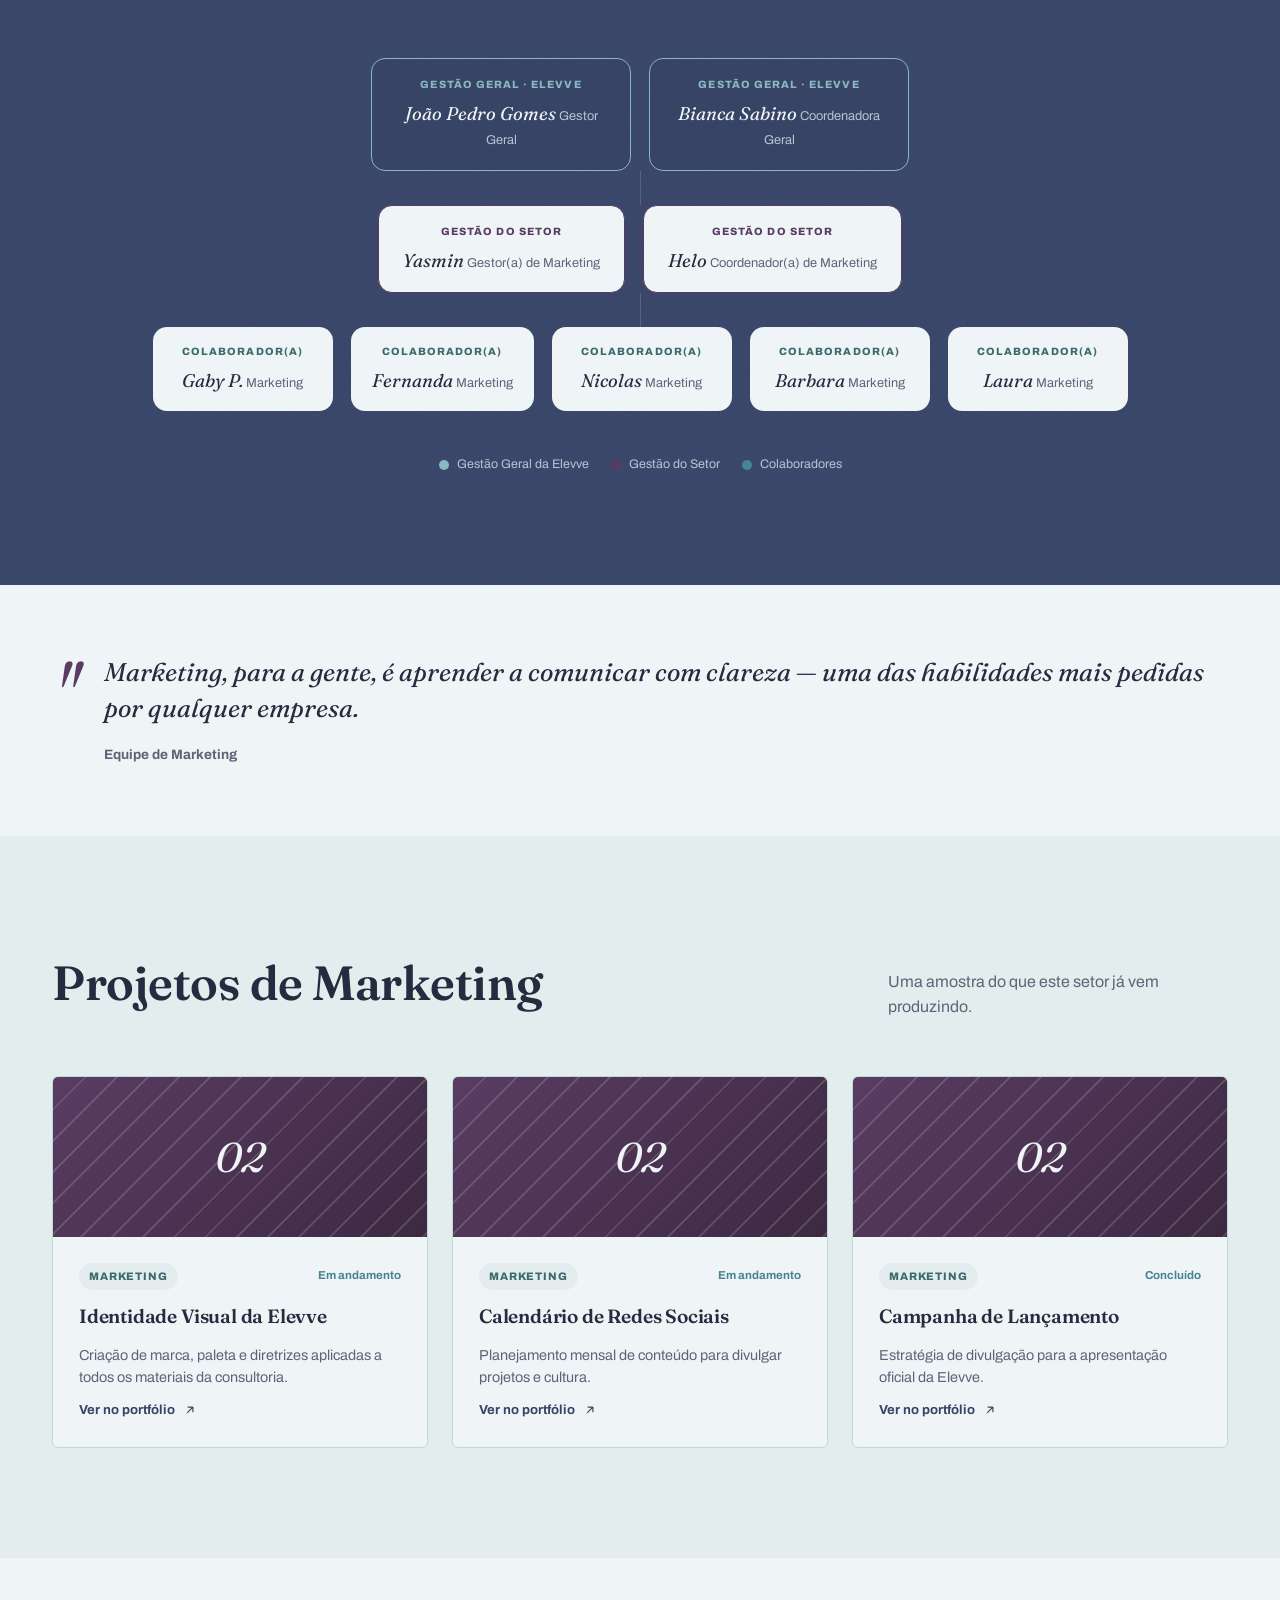
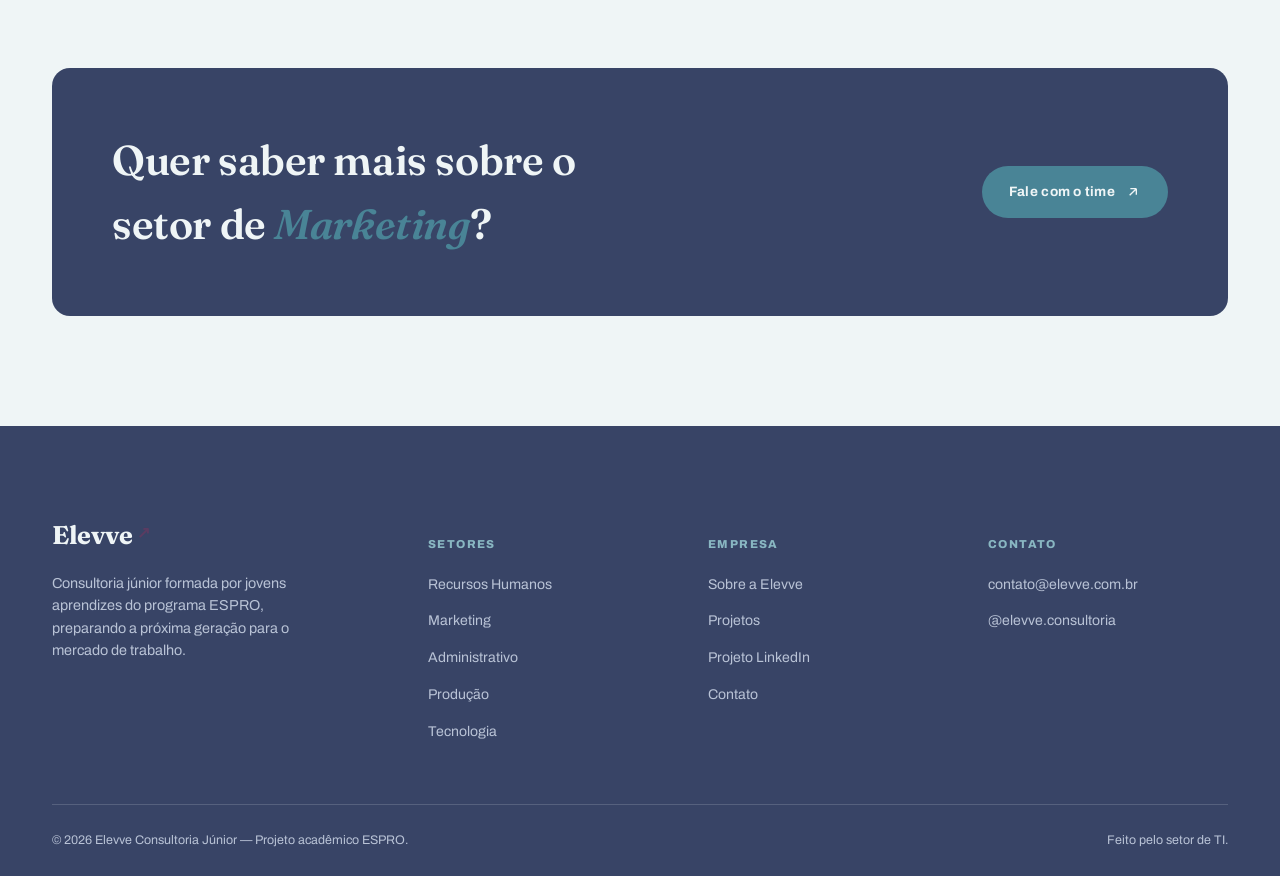
<file: setores/mkt.html>
<!DOCTYPE html>
<html lang="pt-BR">
<head>
<meta charset="UTF-8">
<meta name="viewport" content="width=device-width, initial-scale=1.0">
<title>Marketing — Elevve</title>
<meta name="description" content="Conheça o setor de Marketing da Elevve, consultoria júnior de jovens aprendizes do programa ESPRO.">
<link rel="preconnect" href="https://fonts.googleapis.com">
<link rel="stylesheet" href="../css/style.css">
</head>
<body>

<header class="site-header">
  <div class="header-row">
    <a href="../index.html" class="logo">Elevve<span class="arrow">↗</span></a>
    <nav class="main-nav">
      <ul>
        <li><a href="../index.html" class="nav-link" data-page="index.html">Início</a></li>
        <li><a href="../sobre.html" class="nav-link" data-page="sobre.html">Sobre</a></li>
        <li class="nav-item has-dropdown">
          <a href="#" class="nav-link">Setores</a>
          <div class="dropdown">
            <a href="rh.html"><span class="tag">01</span> Recursos Humanos</a>
            <a href="mkt.html"><span class="tag">02</span> Marketing</a>
            <a href="adm.html"><span class="tag">03</span> Administrativo</a>
            <a href="prod.html"><span class="tag">04</span> Produção</a>
            <a href="ti.html"><span class="tag">05</span> Tecnologia</a>
          </div>
        </li>
        <li><a href="../projetos.html" class="nav-link" data-page="projetos.html">Projetos</a></li>
        <li><a href="../linkedin.html" class="nav-link" data-page="linkedin.html">Projeto LinkedIn</a></li>
        <li><a href="../contato.html" class="nav-link" data-page="contato.html">Contato</a></li>
      </ul>
    </nav>
    <div class="header-cta">
      <a href="../contato.html" class="btn btn-dark">
        Fale com a gente
        <svg viewBox="0 0 24 24" fill="none" stroke="currentColor" stroke-width="2"><path d="M7 17L17 7M17 7H8M17 7V16"/></svg>
      </a>
      <button class="nav-toggle" aria-label="Abrir menu"><span></span></button>
    </div>
  </div>
</header>

<main>

  <section class="hero" style="padding-bottom:60px;">
    <div class="container hero-grid" style="align-items:end;">
      <div>
        <span class="breadcrumb"><a href="../index.html">Início</a><span class="sep">/</span><a href="../index.html#setores">Setores</a><span class="sep">/</span><span class="current">02</span></span>
        <span class="eyebrow">Setor 02 · Marketing</span>
        <h1 style="margin-top:18px;">Contar a história da Elevve é <em>também aprender a se posicionar.</em></h1>
        <p class="lede">O setor de Marketing cuida da identidade, comunicação e divulgação de tudo o que a consultoria produz — dentro e fora do programa ESPRO.</p>
      </div>
      <div class="hero-side">
        <span class="num">02</span>
        <p>Responsável pela identidade visual, presença digital e estratégia de comunicação da Elevve.</p>
      </div>
    </div>
  </section>

  <!-- O QUE FAZEMOS -->
  <section class="on-alt">
    <div class="container">
      <div class="section-head" data-reveal>
        <h2>O que o setor de Marketing faz na Elevve.</h2>
        <p class="lede">Responsabilidades práticas, aplicadas em projetos reais da consultoria.</p>
      </div>
      <div class="check-grid" data-reveal>
        <div class="check-item">
          <span class="dot"><svg viewBox="0 0 24 24" fill="none" stroke="currentColor" stroke-width="3"><path d="M5 13l4 4L19 7"/></svg></span>
          <p>Criar e manter a identidade visual da consultoria.</p>
        </div>
        <div class="check-item">
          <span class="dot"><svg viewBox="0 0 24 24" fill="none" stroke="currentColor" stroke-width="3"><path d="M5 13l4 4L19 7"/></svg></span>
          <p>Planejar o calendário de conteúdo e redes sociais.</p>
        </div>
        <div class="check-item">
          <span class="dot"><svg viewBox="0 0 24 24" fill="none" stroke="currentColor" stroke-width="3"><path d="M5 13l4 4L19 7"/></svg></span>
          <p>Produzir materiais de divulgação dos projetos.</p>
        </div>
        <div class="check-item">
          <span class="dot"><svg viewBox="0 0 24 24" fill="none" stroke="currentColor" stroke-width="3"><path d="M5 13l4 4L19 7"/></svg></span>
          <p>Apoiar o lançamento de novas entregas dos setores.</p>
        </div>
        <div class="check-item">
          <span class="dot"><svg viewBox="0 0 24 24" fill="none" stroke="currentColor" stroke-width="3"><path d="M5 13l4 4L19 7"/></svg></span>
          <p>Cuidar do tom de voz e comunicação da marca Elevve.</p>
        </div>
        <div class="check-item">
          <span class="dot"><svg viewBox="0 0 24 24" fill="none" stroke="currentColor" stroke-width="3"><path d="M5 13l4 4L19 7"/></svg></span>
          <p>Medir o engajamento das ações de divulgação.</p>
        </div>
      </div>
    </div>
  </section>

  <!-- EQUIPE / PAPÉIS -->
  <section class="on-dark grain">
    <div class="container">
      <div class="section-head" data-reveal>
        <h2>Como o time de Marketing se organiza.</h2>
        <p class="lede">Fluxograma de responsabilidade, da gestão geral da Elevve até cada colaborador do setor.</p>
      </div>

      <div class="org-flow" data-reveal>
        <div class="flow-row">
          <div class="flow-node tier-geral">
            <span class="role">Gestão Geral · Elevve</span>
            <span class="name">João Pedro Gomes</span>
            <span class="area">Gestor Geral</span>
          </div>
          <div class="flow-node tier-geral">
            <span class="role">Gestão Geral · Elevve</span>
            <span class="name">Bianca Sabino</span>
            <span class="area">Coordenadora Geral</span>
          </div>
        </div>

        <div class="flow-connector"></div>

        <div class="flow-row">
          <div class="flow-node tier-setor">
            <span class="role">Gestão do Setor</span>
            <span class="name">Yasmin</span>
            <span class="area">Gestor(a) de Marketing</span>
          </div>
          <div class="flow-node tier-setor">
            <span class="role">Gestão do Setor</span>
            <span class="name">Helo</span>
            <span class="area">Coordenador(a) de Marketing</span>
          </div>
        </div>

        <div class="flow-connector"></div>

        <div class="flow-row">
          <div class="flow-node tier-colab">
            <span class="role">Colaborador(a)</span>
            <span class="name">Gaby P.</span>
            <span class="area">Marketing</span>
          </div>
          <div class="flow-node tier-colab">
            <span class="role">Colaborador(a)</span>
            <span class="name">Fernanda</span>
            <span class="area">Marketing</span>
          </div>
          <div class="flow-node tier-colab">
            <span class="role">Colaborador(a)</span>
            <span class="name">Nicolas</span>
            <span class="area">Marketing</span>
          </div>
          <div class="flow-node tier-colab">
            <span class="role">Colaborador(a)</span>
            <span class="name">Barbara</span>
            <span class="area">Marketing</span>
          </div>
          <div class="flow-node tier-colab">
            <span class="role">Colaborador(a)</span>
            <span class="name">Laura</span>
            <span class="area">Marketing</span>
          </div>
        </div>

        <div class="flow-legend">
          <span><i class="dot-geral"></i>Gestão Geral da Elevve</span>
          <span><i class="dot-setor"></i>Gestão do Setor</span>
          <span><i class="dot-colab"></i>Colaboradores</span>
        </div>
      </div>
    </div>
  </section>

  <!-- QUOTE -->
  <section class="section-tight">
    <div class="container">
      <div class="quote-block" data-reveal>
        <span class="quote-mark">"</span>
        <div>
          <p class="quote" style="color:var(--ink-text);">Marketing, para a gente, é aprender a comunicar com clareza — uma das habilidades mais pedidas por qualquer empresa.</p>
          <p class="cite" style="color:var(--muted); margin-top:18px;">Equipe de Marketing</p>
        </div>
      </div>
    </div>
  </section>

  <!-- PROJETOS DO SETOR -->
  <section class="on-alt">
    <div class="container">
      <div class="section-head" data-reveal>
        <h2>Projetos de Marketing</h2>
        <p class="lede">Uma amostra do que este setor já vem produzindo.</p>
      </div>
      <div class="project-grid">
        <div class="project-card" data-reveal>
          <div class="thumb thumb-mkt"><span>02</span></div>
          <div class="body">
            <div class="meta"><span class="badge">Marketing</span><span class="status">Em andamento</span></div>
            <h3>Identidade Visual da Elevve</h3>
            <p>Criação de marca, paleta e diretrizes aplicadas a todos os materiais da consultoria.</p>
            <a href="../projetos.html" class="foot">Ver no portfólio <svg viewBox="0 0 24 24" fill="none" stroke="currentColor" stroke-width="2"><path d="M7 17L17 7M17 7H8M17 7V16"/></svg></a>
          </div>
        </div>
        <div class="project-card" data-reveal>
          <div class="thumb thumb-mkt"><span>02</span></div>
          <div class="body">
            <div class="meta"><span class="badge">Marketing</span><span class="status">Em andamento</span></div>
            <h3>Calendário de Redes Sociais</h3>
            <p>Planejamento mensal de conteúdo para divulgar projetos e cultura.</p>
            <a href="../projetos.html" class="foot">Ver no portfólio <svg viewBox="0 0 24 24" fill="none" stroke="currentColor" stroke-width="2"><path d="M7 17L17 7M17 7H8M17 7V16"/></svg></a>
          </div>
        </div>
        <div class="project-card" data-reveal>
          <div class="thumb thumb-mkt"><span>02</span></div>
          <div class="body">
            <div class="meta"><span class="badge">Marketing</span><span class="status">Concluído</span></div>
            <h3>Campanha de Lançamento</h3>
            <p>Estratégia de divulgação para a apresentação oficial da Elevve.</p>
            <a href="../projetos.html" class="foot">Ver no portfólio <svg viewBox="0 0 24 24" fill="none" stroke="currentColor" stroke-width="2"><path d="M7 17L17 7M17 7H8M17 7V16"/></svg></a>
          </div>
        </div>
      </div>
    </div>
  </section>

  <section>
    <div class="container">
      <div class="cta-band" data-reveal>
        <h2>Quer saber mais sobre o setor de <em>Marketing</em>?</h2>
        <a href="../contato.html" class="btn btn-primary">
          Fale com o time
          <svg viewBox="0 0 24 24" fill="none" stroke="currentColor" stroke-width="2"><path d="M7 17L17 7M17 7H8M17 7V16"/></svg>
        </a>
      </div>
    </div>
  </section>

</main>

<footer class="site-footer">
  <div class="container">
    <div class="footer-top">
      <div class="footer-brand">
        <a href="../index.html" class="logo">Elevve<span class="arrow">↗</span></a>
        <p>Consultoria júnior formada por jovens aprendizes do programa ESPRO, preparando a próxima geração para o mercado de trabalho.</p>
      </div>
      <div class="footer-col">
        <h5>Setores</h5>
        <ul>
          <li><a href="rh.html">Recursos Humanos</a></li>
          <li><a href="mkt.html">Marketing</a></li>
          <li><a href="adm.html">Administrativo</a></li>
          <li><a href="prod.html">Produção</a></li>
          <li><a href="ti.html">Tecnologia</a></li>
        </ul>
      </div>
      <div class="footer-col">
        <h5>Empresa</h5>
        <ul>
          <li><a href="../sobre.html">Sobre a Elevve</a></li>
          <li><a href="../projetos.html">Projetos</a></li>
          <li><a href="../linkedin.html">Projeto LinkedIn</a></li>
          <li><a href="../contato.html">Contato</a></li>
        </ul>
      </div>
      <div class="footer-col">
        <h5>Contato</h5>
        <ul>
          <li><a href="mailto:contato@elevve.com.br">contato@elevve.com.br</a></li>
          <li><a href="#">@elevve.consultoria</a></li>
        </ul>
      </div>
    </div>
    <div class="footer-bottom">
      <span>© 2026 Elevve Consultoria Júnior — Projeto acadêmico ESPRO.</span>
      <span>Feito pelo setor de TI.</span>
    </div>
  </div>
</footer>

<script src="../js/main.js"></script>
</body>
</html>
</file>
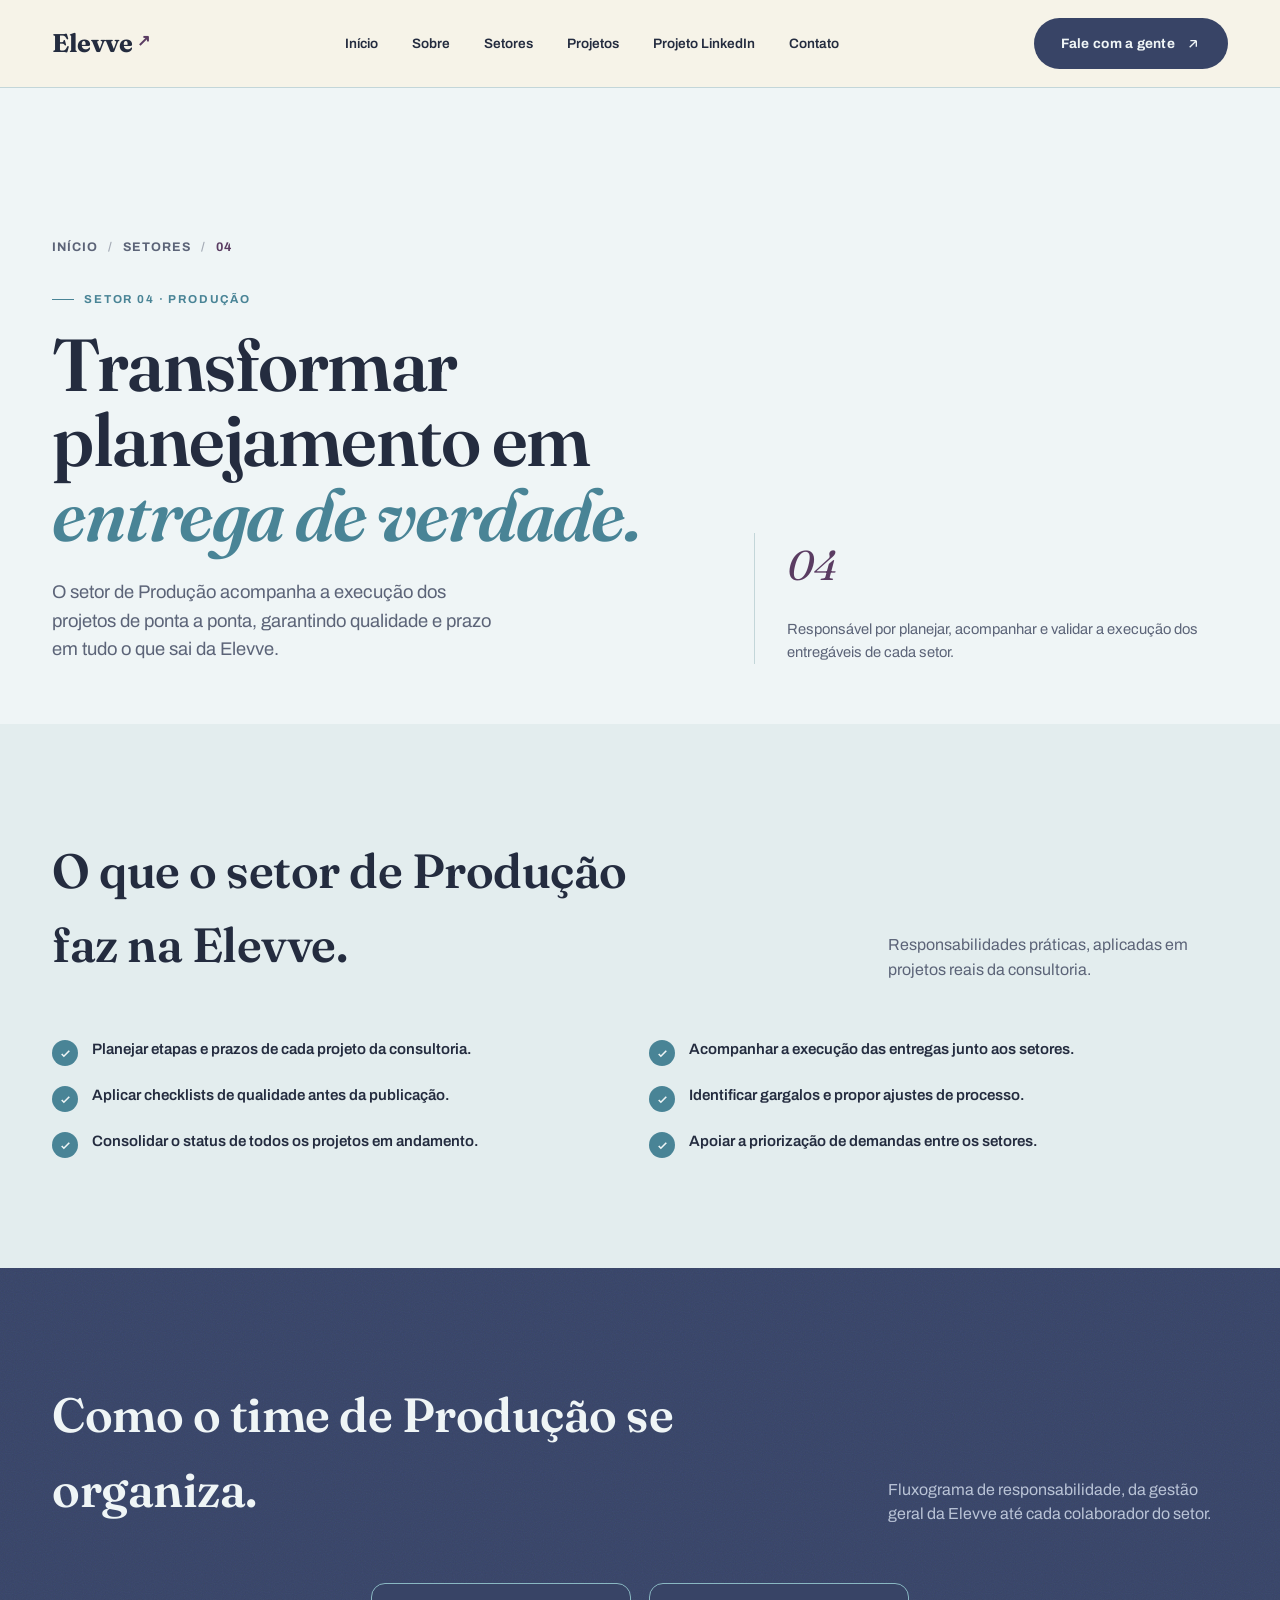
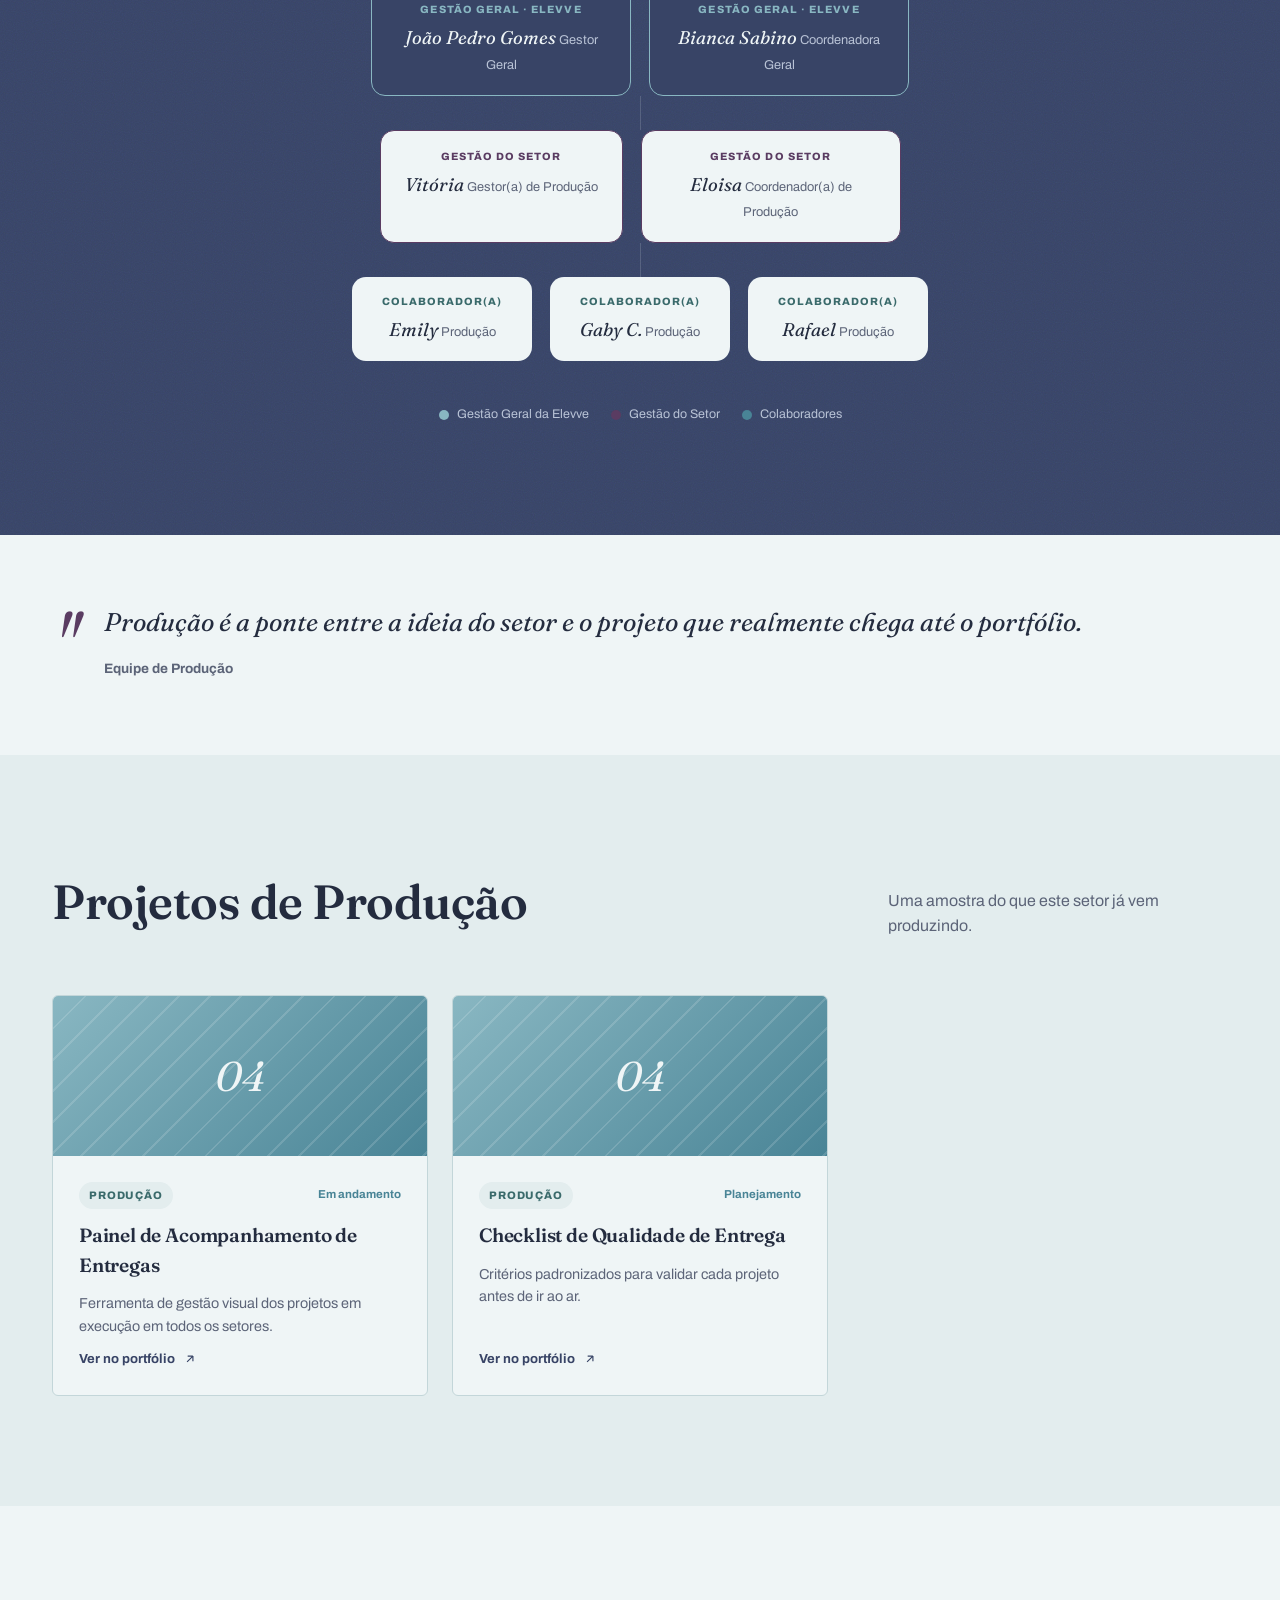
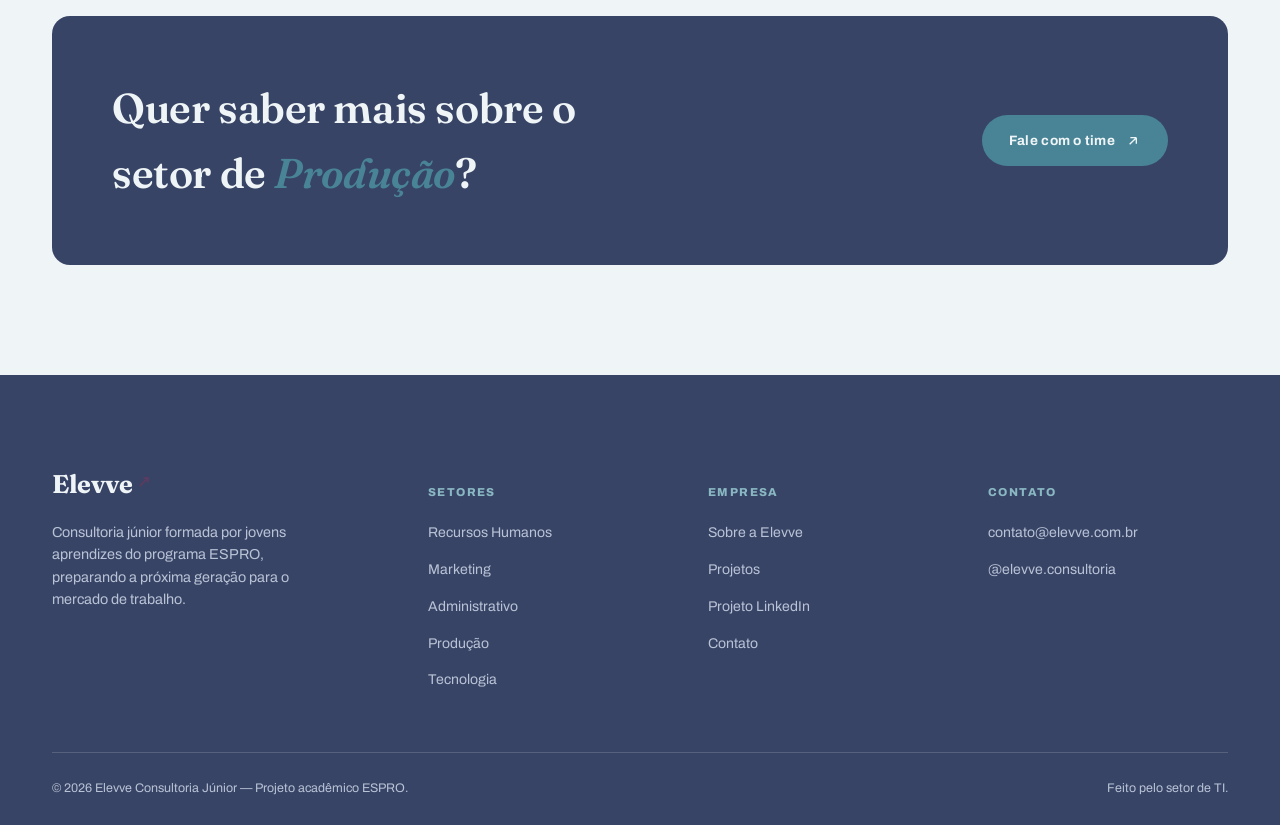
<file: setores/prod.html>
<!DOCTYPE html>
<html lang="pt-BR">
<head>
<meta charset="UTF-8">
<meta name="viewport" content="width=device-width, initial-scale=1.0">
<title>Produção — Elevve</title>
<meta name="description" content="Conheça o setor de Produção da Elevve, consultoria júnior de jovens aprendizes do programa ESPRO.">
<link rel="preconnect" href="https://fonts.googleapis.com">
<link rel="stylesheet" href="../css/style.css">
</head>
<body>

<header class="site-header">
  <div class="header-row">
    <a href="../index.html" class="logo">Elevve<span class="arrow">↗</span></a>
    <nav class="main-nav">
      <ul>
        <li><a href="../index.html" class="nav-link" data-page="index.html">Início</a></li>
        <li><a href="../sobre.html" class="nav-link" data-page="sobre.html">Sobre</a></li>
        <li class="nav-item has-dropdown">
          <a href="#" class="nav-link">Setores</a>
          <div class="dropdown">
            <a href="rh.html"><span class="tag">01</span> Recursos Humanos</a>
            <a href="mkt.html"><span class="tag">02</span> Marketing</a>
            <a href="adm.html"><span class="tag">03</span> Administrativo</a>
            <a href="prod.html"><span class="tag">04</span> Produção</a>
            <a href="ti.html"><span class="tag">05</span> Tecnologia</a>
          </div>
        </li>
        <li><a href="../projetos.html" class="nav-link" data-page="projetos.html">Projetos</a></li>
        <li><a href="../linkedin.html" class="nav-link" data-page="linkedin.html">Projeto LinkedIn</a></li>
        <li><a href="../contato.html" class="nav-link" data-page="contato.html">Contato</a></li>
      </ul>
    </nav>
    <div class="header-cta">
      <a href="../contato.html" class="btn btn-dark">
        Fale com a gente
        <svg viewBox="0 0 24 24" fill="none" stroke="currentColor" stroke-width="2"><path d="M7 17L17 7M17 7H8M17 7V16"/></svg>
      </a>
      <button class="nav-toggle" aria-label="Abrir menu"><span></span></button>
    </div>
  </div>
</header>

<main>

  <section class="hero" style="padding-bottom:60px;">
    <div class="container hero-grid" style="align-items:end;">
      <div>
        <span class="breadcrumb"><a href="../index.html">Início</a><span class="sep">/</span><a href="../index.html#setores">Setores</a><span class="sep">/</span><span class="current">04</span></span>
        <span class="eyebrow">Setor 04 · Produção</span>
        <h1 style="margin-top:18px;">Transformar planejamento em <em>entrega de verdade.</em></h1>
        <p class="lede">O setor de Produção acompanha a execução dos projetos de ponta a ponta, garantindo qualidade e prazo em tudo o que sai da Elevve.</p>
      </div>
      <div class="hero-side">
        <span class="num">04</span>
        <p>Responsável por planejar, acompanhar e validar a execução dos entregáveis de cada setor.</p>
      </div>
    </div>
  </section>

  <!-- O QUE FAZEMOS -->
  <section class="on-alt">
    <div class="container">
      <div class="section-head" data-reveal>
        <h2>O que o setor de Produção faz na Elevve.</h2>
        <p class="lede">Responsabilidades práticas, aplicadas em projetos reais da consultoria.</p>
      </div>
      <div class="check-grid" data-reveal>
        <div class="check-item">
          <span class="dot"><svg viewBox="0 0 24 24" fill="none" stroke="currentColor" stroke-width="3"><path d="M5 13l4 4L19 7"/></svg></span>
          <p>Planejar etapas e prazos de cada projeto da consultoria.</p>
        </div>
        <div class="check-item">
          <span class="dot"><svg viewBox="0 0 24 24" fill="none" stroke="currentColor" stroke-width="3"><path d="M5 13l4 4L19 7"/></svg></span>
          <p>Acompanhar a execução das entregas junto aos setores.</p>
        </div>
        <div class="check-item">
          <span class="dot"><svg viewBox="0 0 24 24" fill="none" stroke="currentColor" stroke-width="3"><path d="M5 13l4 4L19 7"/></svg></span>
          <p>Aplicar checklists de qualidade antes da publicação.</p>
        </div>
        <div class="check-item">
          <span class="dot"><svg viewBox="0 0 24 24" fill="none" stroke="currentColor" stroke-width="3"><path d="M5 13l4 4L19 7"/></svg></span>
          <p>Identificar gargalos e propor ajustes de processo.</p>
        </div>
        <div class="check-item">
          <span class="dot"><svg viewBox="0 0 24 24" fill="none" stroke="currentColor" stroke-width="3"><path d="M5 13l4 4L19 7"/></svg></span>
          <p>Consolidar o status de todos os projetos em andamento.</p>
        </div>
        <div class="check-item">
          <span class="dot"><svg viewBox="0 0 24 24" fill="none" stroke="currentColor" stroke-width="3"><path d="M5 13l4 4L19 7"/></svg></span>
          <p>Apoiar a priorização de demandas entre os setores.</p>
        </div>
      </div>
    </div>
  </section>

  <!-- EQUIPE / PAPÉIS -->
  <section class="on-dark grain">
    <div class="container">
      <div class="section-head" data-reveal>
        <h2>Como o time de Produção se organiza.</h2>
        <p class="lede">Fluxograma de responsabilidade, da gestão geral da Elevve até cada colaborador do setor.</p>
      </div>

      <div class="org-flow" data-reveal>
        <div class="flow-row">
          <div class="flow-node tier-geral">
            <span class="role">Gestão Geral · Elevve</span>
            <span class="name">João Pedro Gomes</span>
            <span class="area">Gestor Geral</span>
          </div>
          <div class="flow-node tier-geral">
            <span class="role">Gestão Geral · Elevve</span>
            <span class="name">Bianca Sabino</span>
            <span class="area">Coordenadora Geral</span>
          </div>
        </div>

        <div class="flow-connector"></div>

        <div class="flow-row">
          <div class="flow-node tier-setor">
            <span class="role">Gestão do Setor</span>
            <span class="name">Vitória</span>
            <span class="area">Gestor(a) de Produção</span>
          </div>
          <div class="flow-node tier-setor">
            <span class="role">Gestão do Setor</span>
            <span class="name">Eloisa</span>
            <span class="area">Coordenador(a) de Produção</span>
          </div>
        </div>

        <div class="flow-connector"></div>

        <div class="flow-row">
          <div class="flow-node tier-colab">
            <span class="role">Colaborador(a)</span>
            <span class="name">Emily</span>
            <span class="area">Produção</span>
          </div>
          <div class="flow-node tier-colab">
            <span class="role">Colaborador(a)</span>
            <span class="name">Gaby C.</span>
            <span class="area">Produção</span>
          </div>
          <div class="flow-node tier-colab">
            <span class="role">Colaborador(a)</span>
            <span class="name">Rafael</span>
            <span class="area">Produção</span>
          </div>
        </div>

        <div class="flow-legend">
          <span><i class="dot-geral"></i>Gestão Geral da Elevve</span>
          <span><i class="dot-setor"></i>Gestão do Setor</span>
          <span><i class="dot-colab"></i>Colaboradores</span>
        </div>
      </div>
    </div>
  </section>

  <!-- QUOTE -->
  <section class="section-tight">
    <div class="container">
      <div class="quote-block" data-reveal>
        <span class="quote-mark">"</span>
        <div>
          <p class="quote" style="color:var(--ink-text);">Produção é a ponte entre a ideia do setor e o projeto que realmente chega até o portfólio.</p>
          <p class="cite" style="color:var(--muted); margin-top:18px;">Equipe de Produção</p>
        </div>
      </div>
    </div>
  </section>

  <!-- PROJETOS DO SETOR -->
  <section class="on-alt">
    <div class="container">
      <div class="section-head" data-reveal>
        <h2>Projetos de Produção</h2>
        <p class="lede">Uma amostra do que este setor já vem produzindo.</p>
      </div>
      <div class="project-grid">
        <div class="project-card" data-reveal>
          <div class="thumb thumb-prod"><span>04</span></div>
          <div class="body">
            <div class="meta"><span class="badge">Produção</span><span class="status">Em andamento</span></div>
            <h3>Painel de Acompanhamento de Entregas</h3>
            <p>Ferramenta de gestão visual dos projetos em execução em todos os setores.</p>
            <a href="../projetos.html" class="foot">Ver no portfólio <svg viewBox="0 0 24 24" fill="none" stroke="currentColor" stroke-width="2"><path d="M7 17L17 7M17 7H8M17 7V16"/></svg></a>
          </div>
        </div>
        <div class="project-card" data-reveal>
          <div class="thumb thumb-prod"><span>04</span></div>
          <div class="body">
            <div class="meta"><span class="badge">Produção</span><span class="status">Planejamento</span></div>
            <h3>Checklist de Qualidade de Entrega</h3>
            <p>Critérios padronizados para validar cada projeto antes de ir ao ar.</p>
            <a href="../projetos.html" class="foot">Ver no portfólio <svg viewBox="0 0 24 24" fill="none" stroke="currentColor" stroke-width="2"><path d="M7 17L17 7M17 7H8M17 7V16"/></svg></a>
          </div>
        </div>
      </div>
    </div>
  </section>

  <section>
    <div class="container">
      <div class="cta-band" data-reveal>
        <h2>Quer saber mais sobre o setor de <em>Produção</em>?</h2>
        <a href="../contato.html" class="btn btn-primary">
          Fale com o time
          <svg viewBox="0 0 24 24" fill="none" stroke="currentColor" stroke-width="2"><path d="M7 17L17 7M17 7H8M17 7V16"/></svg>
        </a>
      </div>
    </div>
  </section>

</main>

<footer class="site-footer">
  <div class="container">
    <div class="footer-top">
      <div class="footer-brand">
        <a href="../index.html" class="logo">Elevve<span class="arrow">↗</span></a>
        <p>Consultoria júnior formada por jovens aprendizes do programa ESPRO, preparando a próxima geração para o mercado de trabalho.</p>
      </div>
      <div class="footer-col">
        <h5>Setores</h5>
        <ul>
          <li><a href="rh.html">Recursos Humanos</a></li>
          <li><a href="mkt.html">Marketing</a></li>
          <li><a href="adm.html">Administrativo</a></li>
          <li><a href="prod.html">Produção</a></li>
          <li><a href="ti.html">Tecnologia</a></li>
        </ul>
      </div>
      <div class="footer-col">
        <h5>Empresa</h5>
        <ul>
          <li><a href="../sobre.html">Sobre a Elevve</a></li>
          <li><a href="../projetos.html">Projetos</a></li>
          <li><a href="../linkedin.html">Projeto LinkedIn</a></li>
          <li><a href="../contato.html">Contato</a></li>
        </ul>
      </div>
      <div class="footer-col">
        <h5>Contato</h5>
        <ul>
          <li><a href="mailto:contato@elevve.com.br">contato@elevve.com.br</a></li>
          <li><a href="#">@elevve.consultoria</a></li>
        </ul>
      </div>
    </div>
    <div class="footer-bottom">
      <span>© 2026 Elevve Consultoria Júnior — Projeto acadêmico ESPRO.</span>
      <span>Feito pelo setor de TI.</span>
    </div>
  </div>
</footer>

<script src="../js/main.js"></script>
</body>
</html>
</file>
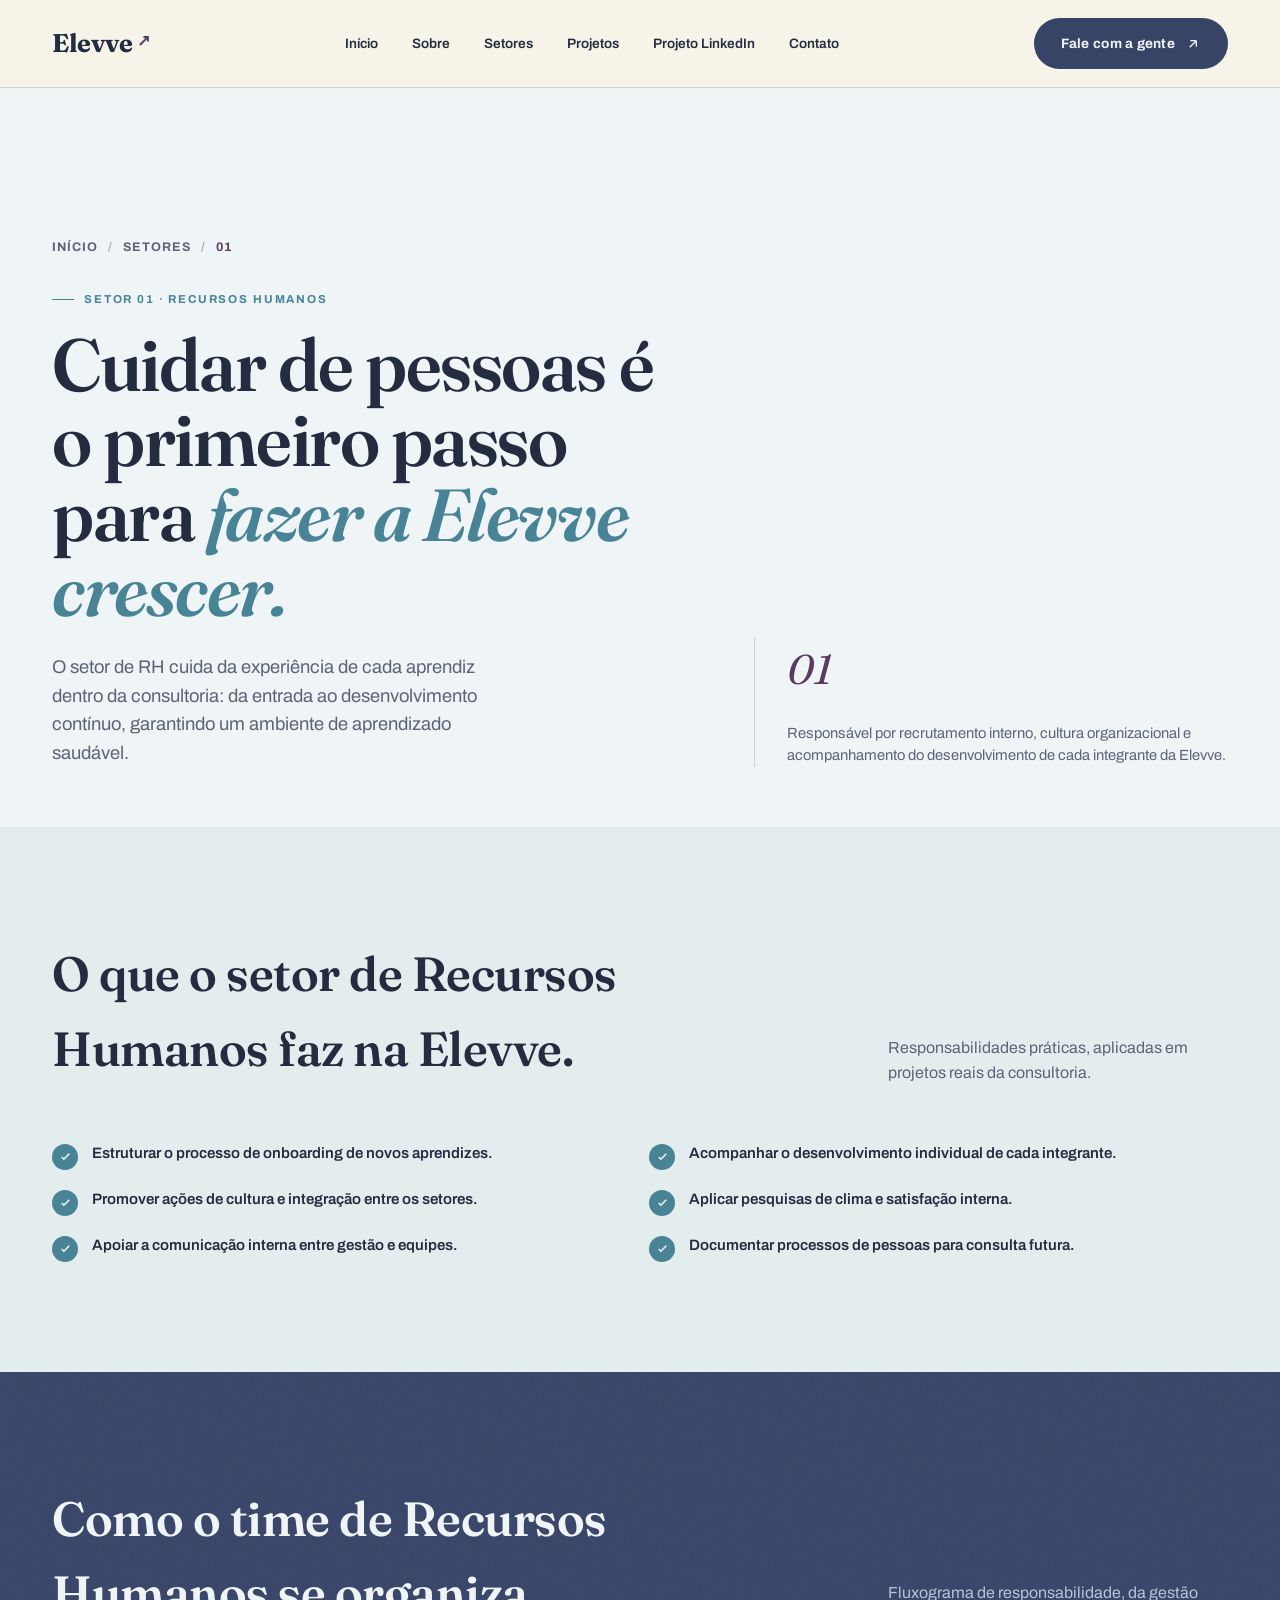
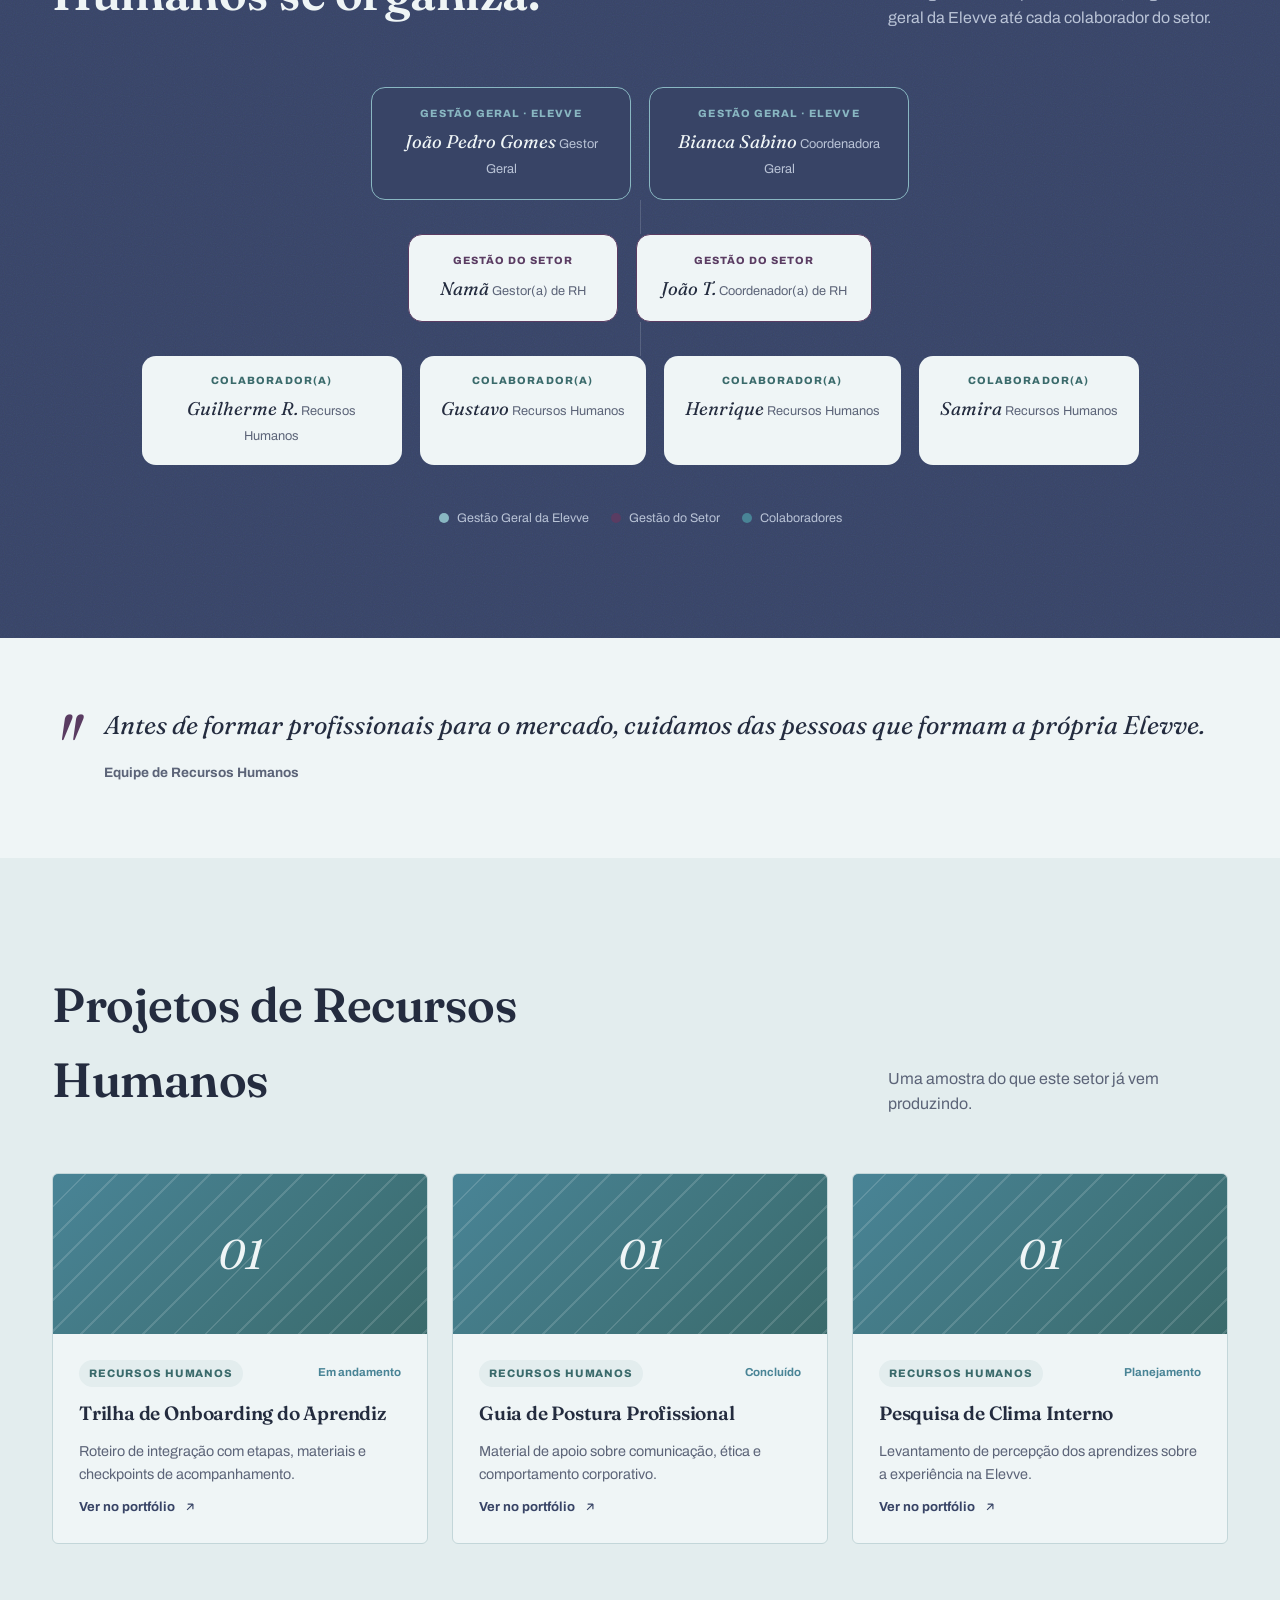
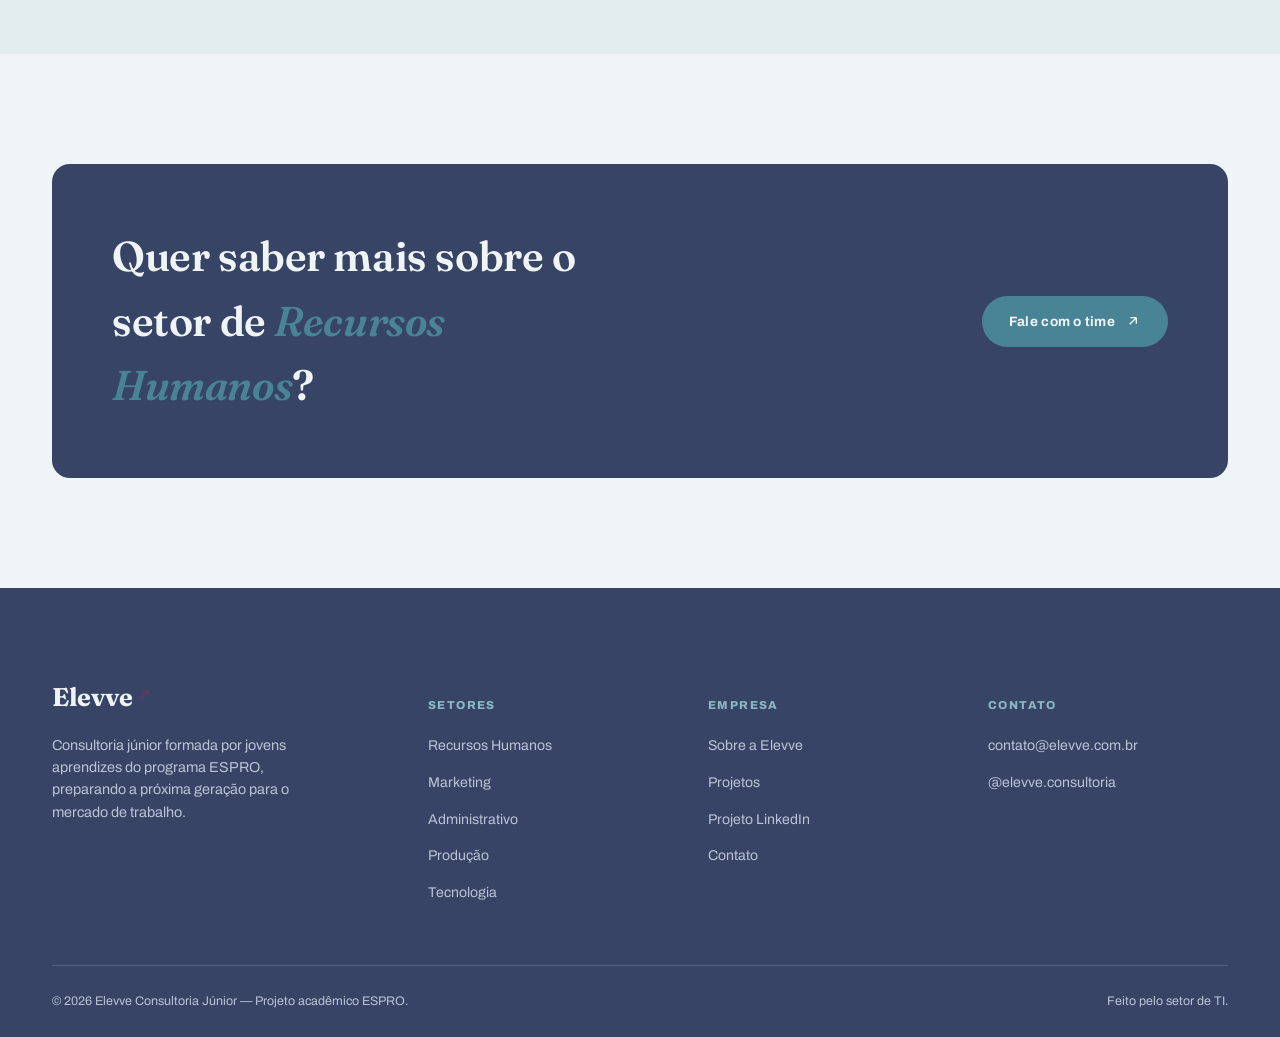
<file: setores/rh.html>
<!DOCTYPE html>
<html lang="pt-BR">
<head>
<meta charset="UTF-8">
<meta name="viewport" content="width=device-width, initial-scale=1.0">
<title>Recursos Humanos — Elevve</title>
<meta name="description" content="Conheça o setor de Recursos Humanos da Elevve, consultoria júnior de jovens aprendizes do programa ESPRO.">
<link rel="preconnect" href="https://fonts.googleapis.com">
<link rel="stylesheet" href="../css/style.css">
</head>
<body>

<header class="site-header">
  <div class="header-row">
    <a href="../index.html" class="logo">Elevve<span class="arrow">↗</span></a>
    <nav class="main-nav">
      <ul>
        <li><a href="../index.html" class="nav-link" data-page="index.html">Início</a></li>
        <li><a href="../sobre.html" class="nav-link" data-page="sobre.html">Sobre</a></li>
        <li class="nav-item has-dropdown">
          <a href="#" class="nav-link">Setores</a>
          <div class="dropdown">
            <a href="rh.html"><span class="tag">01</span> Recursos Humanos</a>
            <a href="mkt.html"><span class="tag">02</span> Marketing</a>
            <a href="adm.html"><span class="tag">03</span> Administrativo</a>
            <a href="prod.html"><span class="tag">04</span> Produção</a>
            <a href="ti.html"><span class="tag">05</span> Tecnologia</a>
          </div>
        </li>
        <li><a href="../projetos.html" class="nav-link" data-page="projetos.html">Projetos</a></li>
        <li><a href="../linkedin.html" class="nav-link" data-page="linkedin.html">Projeto LinkedIn</a></li>
        <li><a href="../contato.html" class="nav-link" data-page="contato.html">Contato</a></li>
      </ul>
    </nav>
    <div class="header-cta">
      <a href="../contato.html" class="btn btn-dark">
        Fale com a gente
        <svg viewBox="0 0 24 24" fill="none" stroke="currentColor" stroke-width="2"><path d="M7 17L17 7M17 7H8M17 7V16"/></svg>
      </a>
      <button class="nav-toggle" aria-label="Abrir menu"><span></span></button>
    </div>
  </div>
</header>

<main>

  <section class="hero" style="padding-bottom:60px;">
    <div class="container hero-grid" style="align-items:end;">
      <div>
        <span class="breadcrumb"><a href="../index.html">Início</a><span class="sep">/</span><a href="../index.html#setores">Setores</a><span class="sep">/</span><span class="current">01</span></span>
        <span class="eyebrow">Setor 01 · Recursos Humanos</span>
        <h1 style="margin-top:18px;">Cuidar de pessoas é o primeiro passo para <em>fazer a Elevve crescer.</em></h1>
        <p class="lede">O setor de RH cuida da experiência de cada aprendiz dentro da consultoria: da entrada ao desenvolvimento contínuo, garantindo um ambiente de aprendizado saudável.</p>
      </div>
      <div class="hero-side">
        <span class="num">01</span>
        <p>Responsável por recrutamento interno, cultura organizacional e acompanhamento do desenvolvimento de cada integrante da Elevve.</p>
      </div>
    </div>
  </section>

  <!-- O QUE FAZEMOS -->
  <section class="on-alt">
    <div class="container">
      <div class="section-head" data-reveal>
        <h2>O que o setor de Recursos Humanos faz na Elevve.</h2>
        <p class="lede">Responsabilidades práticas, aplicadas em projetos reais da consultoria.</p>
      </div>
      <div class="check-grid" data-reveal>
        <div class="check-item">
          <span class="dot"><svg viewBox="0 0 24 24" fill="none" stroke="currentColor" stroke-width="3"><path d="M5 13l4 4L19 7"/></svg></span>
          <p>Estruturar o processo de onboarding de novos aprendizes.</p>
        </div>
        <div class="check-item">
          <span class="dot"><svg viewBox="0 0 24 24" fill="none" stroke="currentColor" stroke-width="3"><path d="M5 13l4 4L19 7"/></svg></span>
          <p>Acompanhar o desenvolvimento individual de cada integrante.</p>
        </div>
        <div class="check-item">
          <span class="dot"><svg viewBox="0 0 24 24" fill="none" stroke="currentColor" stroke-width="3"><path d="M5 13l4 4L19 7"/></svg></span>
          <p>Promover ações de cultura e integração entre os setores.</p>
        </div>
        <div class="check-item">
          <span class="dot"><svg viewBox="0 0 24 24" fill="none" stroke="currentColor" stroke-width="3"><path d="M5 13l4 4L19 7"/></svg></span>
          <p>Aplicar pesquisas de clima e satisfação interna.</p>
        </div>
        <div class="check-item">
          <span class="dot"><svg viewBox="0 0 24 24" fill="none" stroke="currentColor" stroke-width="3"><path d="M5 13l4 4L19 7"/></svg></span>
          <p>Apoiar a comunicação interna entre gestão e equipes.</p>
        </div>
        <div class="check-item">
          <span class="dot"><svg viewBox="0 0 24 24" fill="none" stroke="currentColor" stroke-width="3"><path d="M5 13l4 4L19 7"/></svg></span>
          <p>Documentar processos de pessoas para consulta futura.</p>
        </div>
      </div>
    </div>
  </section>

  <!-- EQUIPE / PAPÉIS -->
  <section class="on-dark grain">
    <div class="container">
      <div class="section-head" data-reveal>
        <h2>Como o time de Recursos Humanos se organiza.</h2>
        <p class="lede">Fluxograma de responsabilidade, da gestão geral da Elevve até cada colaborador do setor.</p>
      </div>

      <div class="org-flow" data-reveal>
        <div class="flow-row">
          <div class="flow-node tier-geral">
            <span class="role">Gestão Geral · Elevve</span>
            <span class="name">João Pedro Gomes</span>
            <span class="area">Gestor Geral</span>
          </div>
          <div class="flow-node tier-geral">
            <span class="role">Gestão Geral · Elevve</span>
            <span class="name">Bianca Sabino</span>
            <span class="area">Coordenadora Geral</span>
          </div>
        </div>

        <div class="flow-connector"></div>

        <div class="flow-row">
          <div class="flow-node tier-setor">
            <span class="role">Gestão do Setor</span>
            <span class="name">Namã</span>
            <span class="area">Gestor(a) de RH</span>
          </div>
          <div class="flow-node tier-setor">
            <span class="role">Gestão do Setor</span>
            <span class="name">João T.</span>
            <span class="area">Coordenador(a) de RH</span>
          </div>
        </div>

        <div class="flow-connector"></div>

        <div class="flow-row">
          <div class="flow-node tier-colab">
            <span class="role">Colaborador(a)</span>
            <span class="name">Guilherme R.</span>
            <span class="area">Recursos Humanos</span>
          </div>
          <div class="flow-node tier-colab">
            <span class="role">Colaborador(a)</span>
            <span class="name">Gustavo</span>
            <span class="area">Recursos Humanos</span>
          </div>
          <div class="flow-node tier-colab">
            <span class="role">Colaborador(a)</span>
            <span class="name">Henrique</span>
            <span class="area">Recursos Humanos</span>
          </div>
          <div class="flow-node tier-colab">
            <span class="role">Colaborador(a)</span>
            <span class="name">Samira</span>
            <span class="area">Recursos Humanos</span>
          </div>
        </div>

        <div class="flow-legend">
          <span><i class="dot-geral"></i>Gestão Geral da Elevve</span>
          <span><i class="dot-setor"></i>Gestão do Setor</span>
          <span><i class="dot-colab"></i>Colaboradores</span>
        </div>
      </div>
    </div>
  </section>

  <!-- QUOTE -->
  <section class="section-tight">
    <div class="container">
      <div class="quote-block" data-reveal>
        <span class="quote-mark">"</span>
        <div>
          <p class="quote" style="color:var(--ink-text);">Antes de formar profissionais para o mercado, cuidamos das pessoas que formam a própria Elevve.</p>
          <p class="cite" style="color:var(--muted); margin-top:18px;">Equipe de Recursos Humanos</p>
        </div>
      </div>
    </div>
  </section>

  <!-- PROJETOS DO SETOR -->
  <section class="on-alt">
    <div class="container">
      <div class="section-head" data-reveal>
        <h2>Projetos de Recursos Humanos</h2>
        <p class="lede">Uma amostra do que este setor já vem produzindo.</p>
      </div>
      <div class="project-grid">
        <div class="project-card" data-reveal>
          <div class="thumb thumb-rh"><span>01</span></div>
          <div class="body">
            <div class="meta"><span class="badge">Recursos Humanos</span><span class="status">Em andamento</span></div>
            <h3>Trilha de Onboarding do Aprendiz</h3>
            <p>Roteiro de integração com etapas, materiais e checkpoints de acompanhamento.</p>
            <a href="../projetos.html" class="foot">Ver no portfólio <svg viewBox="0 0 24 24" fill="none" stroke="currentColor" stroke-width="2"><path d="M7 17L17 7M17 7H8M17 7V16"/></svg></a>
          </div>
        </div>
        <div class="project-card" data-reveal>
          <div class="thumb thumb-rh"><span>01</span></div>
          <div class="body">
            <div class="meta"><span class="badge">Recursos Humanos</span><span class="status">Concluído</span></div>
            <h3>Guia de Postura Profissional</h3>
            <p>Material de apoio sobre comunicação, ética e comportamento corporativo.</p>
            <a href="../projetos.html" class="foot">Ver no portfólio <svg viewBox="0 0 24 24" fill="none" stroke="currentColor" stroke-width="2"><path d="M7 17L17 7M17 7H8M17 7V16"/></svg></a>
          </div>
        </div>
        <div class="project-card" data-reveal>
          <div class="thumb thumb-rh"><span>01</span></div>
          <div class="body">
            <div class="meta"><span class="badge">Recursos Humanos</span><span class="status">Planejamento</span></div>
            <h3>Pesquisa de Clima Interno</h3>
            <p>Levantamento de percepção dos aprendizes sobre a experiência na Elevve.</p>
            <a href="../projetos.html" class="foot">Ver no portfólio <svg viewBox="0 0 24 24" fill="none" stroke="currentColor" stroke-width="2"><path d="M7 17L17 7M17 7H8M17 7V16"/></svg></a>
          </div>
        </div>
      </div>
    </div>
  </section>

  <section>
    <div class="container">
      <div class="cta-band" data-reveal>
        <h2>Quer saber mais sobre o setor de <em>Recursos Humanos</em>?</h2>
        <a href="../contato.html" class="btn btn-primary">
          Fale com o time
          <svg viewBox="0 0 24 24" fill="none" stroke="currentColor" stroke-width="2"><path d="M7 17L17 7M17 7H8M17 7V16"/></svg>
        </a>
      </div>
    </div>
  </section>

</main>

<footer class="site-footer">
  <div class="container">
    <div class="footer-top">
      <div class="footer-brand">
        <a href="../index.html" class="logo">Elevve<span class="arrow">↗</span></a>
        <p>Consultoria júnior formada por jovens aprendizes do programa ESPRO, preparando a próxima geração para o mercado de trabalho.</p>
      </div>
      <div class="footer-col">
        <h5>Setores</h5>
        <ul>
          <li><a href="rh.html">Recursos Humanos</a></li>
          <li><a href="mkt.html">Marketing</a></li>
          <li><a href="adm.html">Administrativo</a></li>
          <li><a href="prod.html">Produção</a></li>
          <li><a href="ti.html">Tecnologia</a></li>
        </ul>
      </div>
      <div class="footer-col">
        <h5>Empresa</h5>
        <ul>
          <li><a href="../sobre.html">Sobre a Elevve</a></li>
          <li><a href="../projetos.html">Projetos</a></li>
          <li><a href="../linkedin.html">Projeto LinkedIn</a></li>
          <li><a href="../contato.html">Contato</a></li>
        </ul>
      </div>
      <div class="footer-col">
        <h5>Contato</h5>
        <ul>
          <li><a href="mailto:contato@elevve.com.br">contato@elevve.com.br</a></li>
          <li><a href="#">@elevve.consultoria</a></li>
        </ul>
      </div>
    </div>
    <div class="footer-bottom">
      <span>© 2026 Elevve Consultoria Júnior — Projeto acadêmico ESPRO.</span>
      <span>Feito pelo setor de TI.</span>
    </div>
  </div>
</footer>

<script src="../js/main.js"></script>
</body>
</html>
</file>
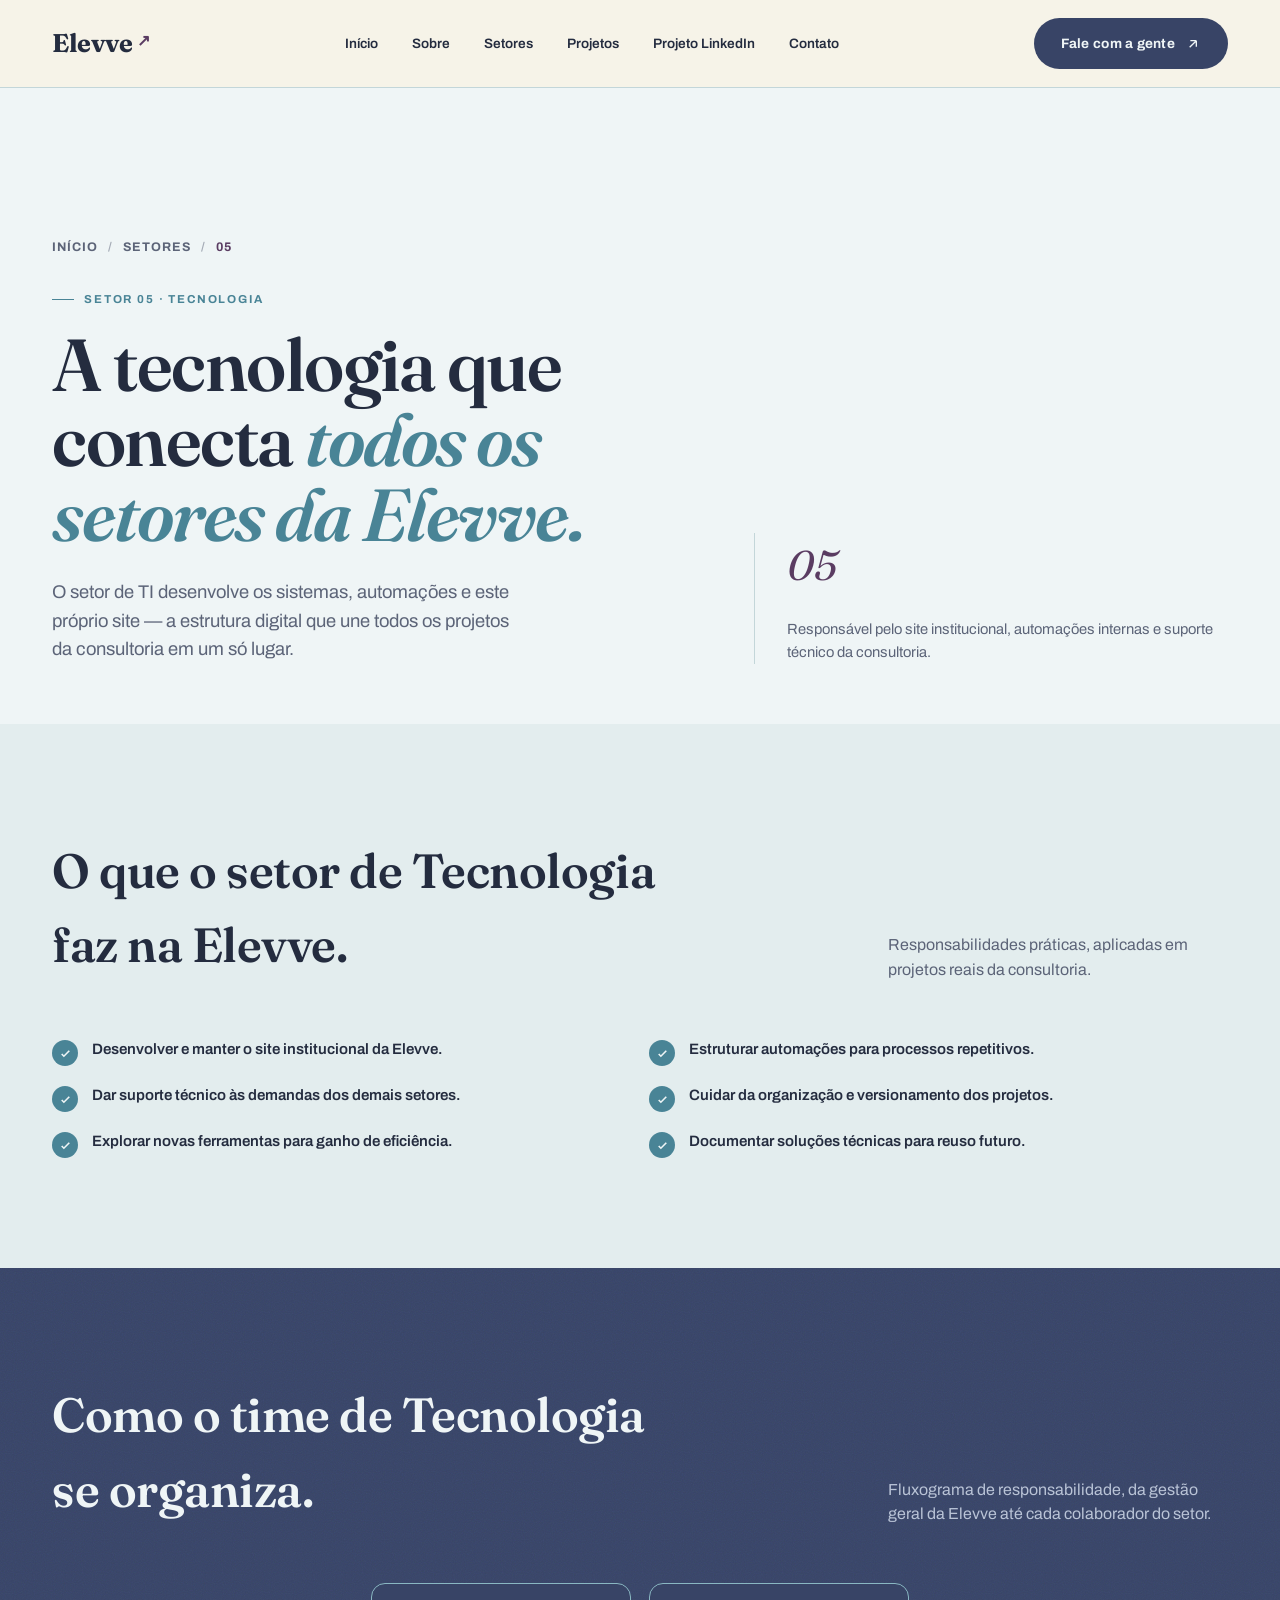
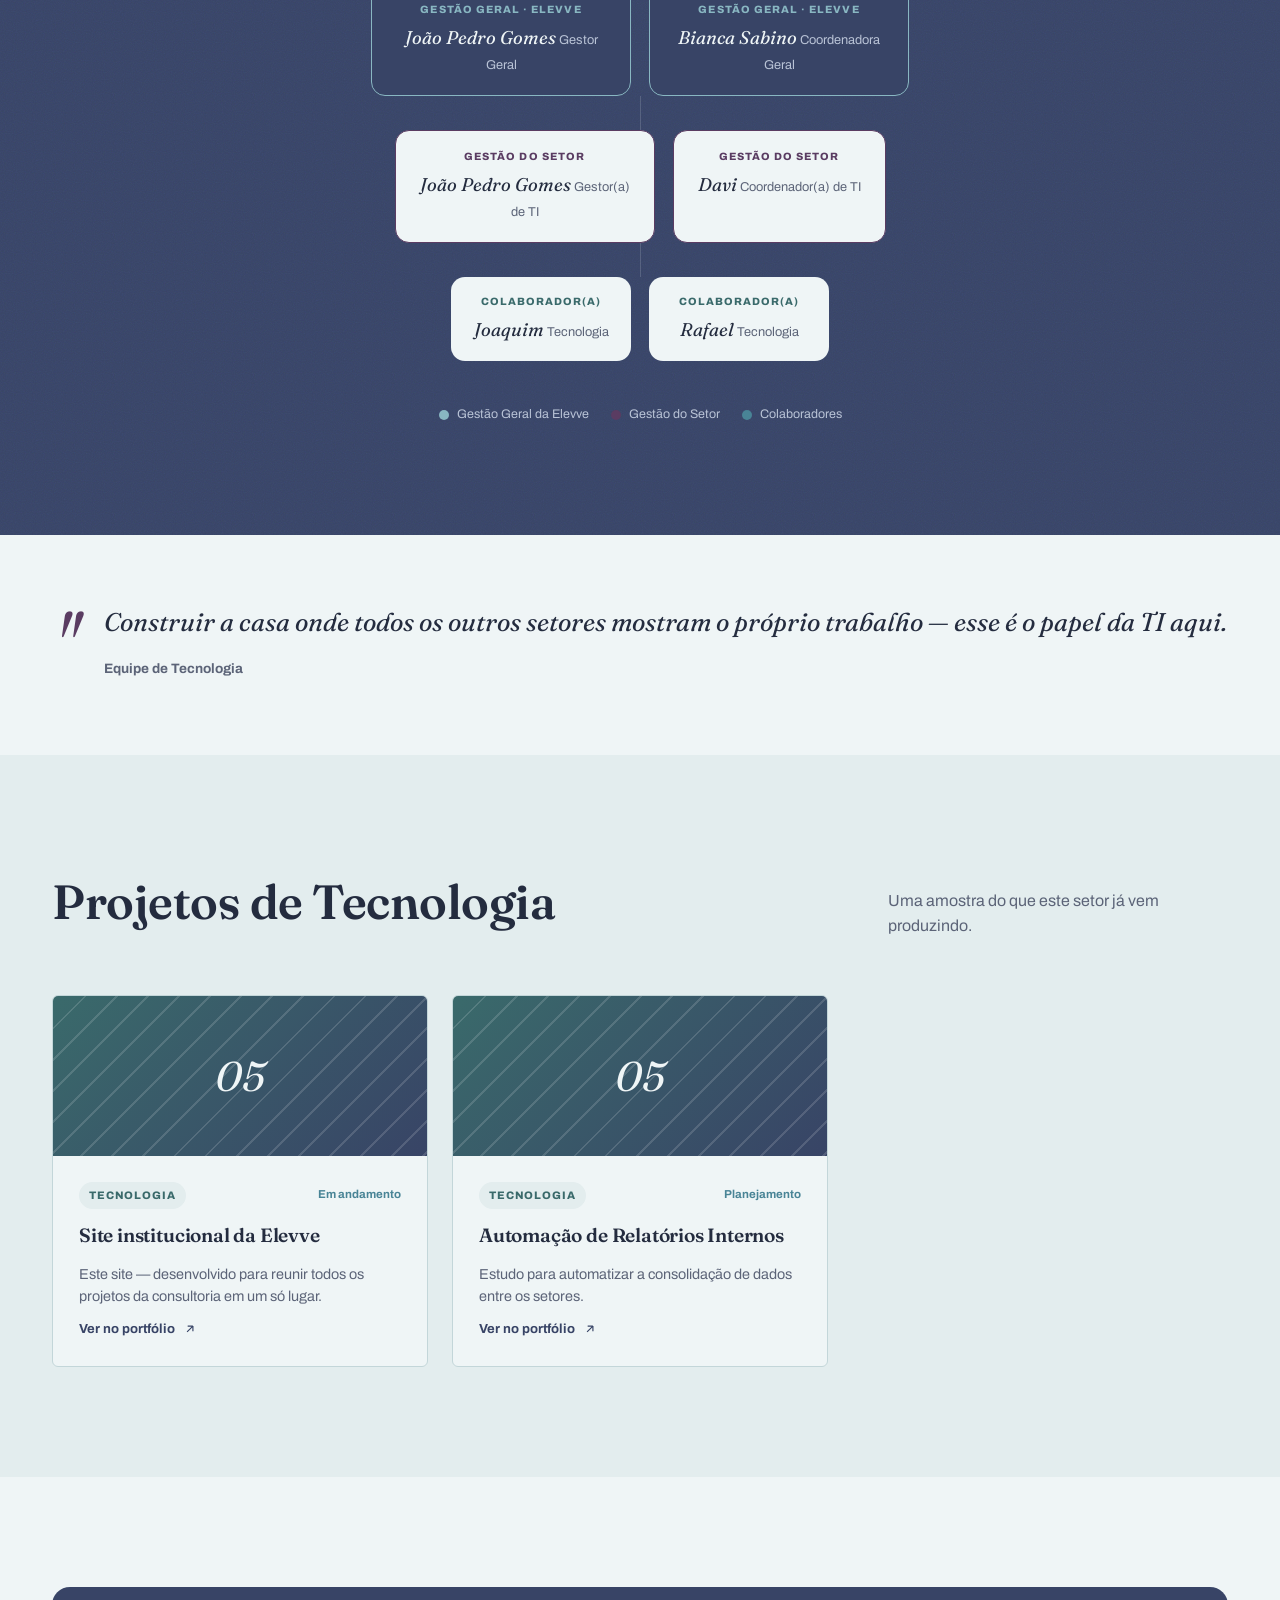
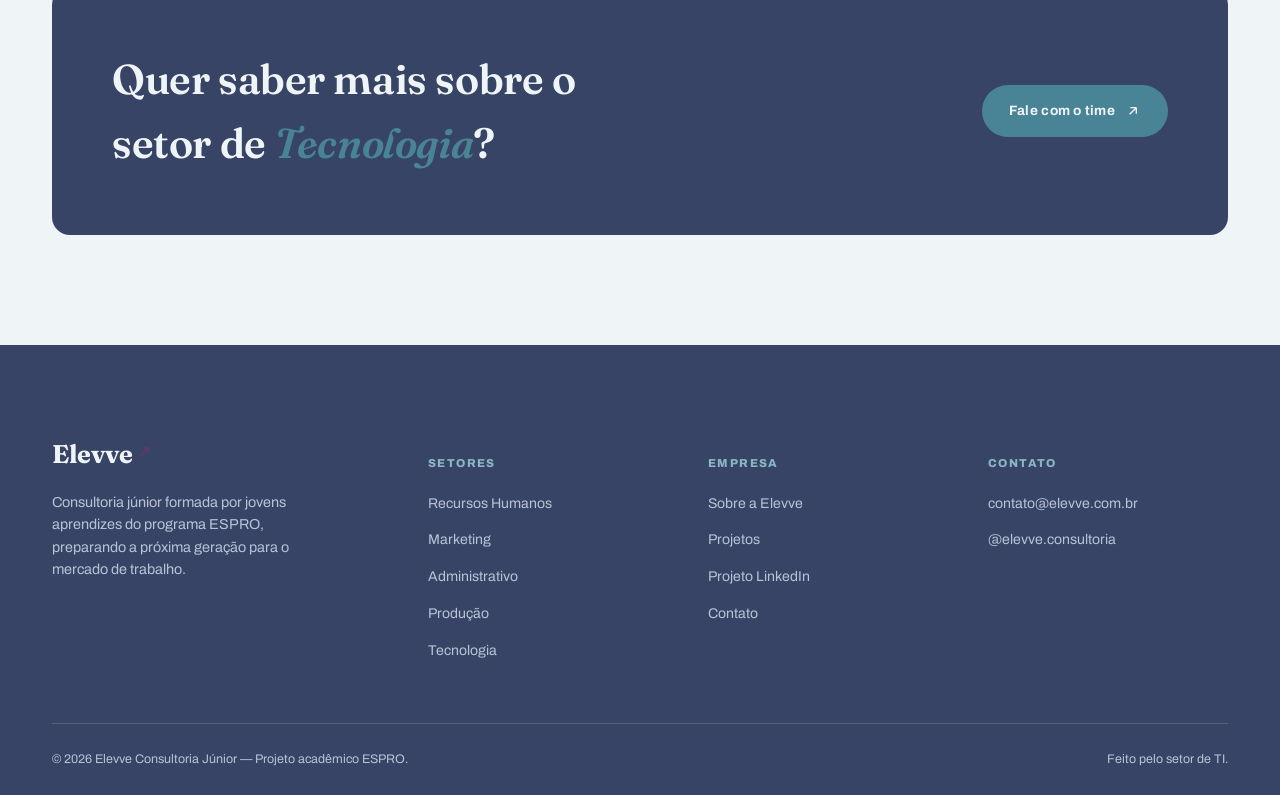
<file: setores/ti.html>
<!DOCTYPE html>
<html lang="pt-BR">
<head>
<meta charset="UTF-8">
<meta name="viewport" content="width=device-width, initial-scale=1.0">
<title>Tecnologia — Elevve</title>
<meta name="description" content="Conheça o setor de Tecnologia da Elevve, consultoria júnior de jovens aprendizes do programa ESPRO.">
<link rel="preconnect" href="https://fonts.googleapis.com">
<link rel="stylesheet" href="../css/style.css">
</head>
<body>

<header class="site-header">
  <div class="header-row">
    <a href="../index.html" class="logo">Elevve<span class="arrow">↗</span></a>
    <nav class="main-nav">
      <ul>
        <li><a href="../index.html" class="nav-link" data-page="index.html">Início</a></li>
        <li><a href="../sobre.html" class="nav-link" data-page="sobre.html">Sobre</a></li>
        <li class="nav-item has-dropdown">
          <a href="#" class="nav-link">Setores</a>
          <div class="dropdown">
            <a href="rh.html"><span class="tag">01</span> Recursos Humanos</a>
            <a href="mkt.html"><span class="tag">02</span> Marketing</a>
            <a href="adm.html"><span class="tag">03</span> Administrativo</a>
            <a href="prod.html"><span class="tag">04</span> Produção</a>
            <a href="ti.html"><span class="tag">05</span> Tecnologia</a>
          </div>
        </li>
        <li><a href="../projetos.html" class="nav-link" data-page="projetos.html">Projetos</a></li>
        <li><a href="../linkedin.html" class="nav-link" data-page="linkedin.html">Projeto LinkedIn</a></li>
        <li><a href="../contato.html" class="nav-link" data-page="contato.html">Contato</a></li>
      </ul>
    </nav>
    <div class="header-cta">
      <a href="../contato.html" class="btn btn-dark">
        Fale com a gente
        <svg viewBox="0 0 24 24" fill="none" stroke="currentColor" stroke-width="2"><path d="M7 17L17 7M17 7H8M17 7V16"/></svg>
      </a>
      <button class="nav-toggle" aria-label="Abrir menu"><span></span></button>
    </div>
  </div>
</header>

<main>

  <section class="hero" style="padding-bottom:60px;">
    <div class="container hero-grid" style="align-items:end;">
      <div>
        <span class="breadcrumb"><a href="../index.html">Início</a><span class="sep">/</span><a href="../index.html#setores">Setores</a><span class="sep">/</span><span class="current">05</span></span>
        <span class="eyebrow">Setor 05 · Tecnologia</span>
        <h1 style="margin-top:18px;">A tecnologia que conecta <em>todos os setores da Elevve.</em></h1>
        <p class="lede">O setor de TI desenvolve os sistemas, automações e este próprio site — a estrutura digital que une todos os projetos da consultoria em um só lugar.</p>
      </div>
      <div class="hero-side">
        <span class="num">05</span>
        <p>Responsável pelo site institucional, automações internas e suporte técnico da consultoria.</p>
      </div>
    </div>
  </section>

  <!-- O QUE FAZEMOS -->
  <section class="on-alt">
    <div class="container">
      <div class="section-head" data-reveal>
        <h2>O que o setor de Tecnologia faz na Elevve.</h2>
        <p class="lede">Responsabilidades práticas, aplicadas em projetos reais da consultoria.</p>
      </div>
      <div class="check-grid" data-reveal>
        <div class="check-item">
          <span class="dot"><svg viewBox="0 0 24 24" fill="none" stroke="currentColor" stroke-width="3"><path d="M5 13l4 4L19 7"/></svg></span>
          <p>Desenvolver e manter o site institucional da Elevve.</p>
        </div>
        <div class="check-item">
          <span class="dot"><svg viewBox="0 0 24 24" fill="none" stroke="currentColor" stroke-width="3"><path d="M5 13l4 4L19 7"/></svg></span>
          <p>Estruturar automações para processos repetitivos.</p>
        </div>
        <div class="check-item">
          <span class="dot"><svg viewBox="0 0 24 24" fill="none" stroke="currentColor" stroke-width="3"><path d="M5 13l4 4L19 7"/></svg></span>
          <p>Dar suporte técnico às demandas dos demais setores.</p>
        </div>
        <div class="check-item">
          <span class="dot"><svg viewBox="0 0 24 24" fill="none" stroke="currentColor" stroke-width="3"><path d="M5 13l4 4L19 7"/></svg></span>
          <p>Cuidar da organização e versionamento dos projetos.</p>
        </div>
        <div class="check-item">
          <span class="dot"><svg viewBox="0 0 24 24" fill="none" stroke="currentColor" stroke-width="3"><path d="M5 13l4 4L19 7"/></svg></span>
          <p>Explorar novas ferramentas para ganho de eficiência.</p>
        </div>
        <div class="check-item">
          <span class="dot"><svg viewBox="0 0 24 24" fill="none" stroke="currentColor" stroke-width="3"><path d="M5 13l4 4L19 7"/></svg></span>
          <p>Documentar soluções técnicas para reuso futuro.</p>
        </div>
      </div>
    </div>
  </section>

  <!-- EQUIPE / PAPÉIS -->
  <section class="on-dark grain">
    <div class="container">
      <div class="section-head" data-reveal>
        <h2>Como o time de Tecnologia se organiza.</h2>
        <p class="lede">Fluxograma de responsabilidade, da gestão geral da Elevve até cada colaborador do setor.</p>
      </div>

      <div class="org-flow" data-reveal>
        <div class="flow-row">
          <div class="flow-node tier-geral">
            <span class="role">Gestão Geral · Elevve</span>
            <span class="name">João Pedro Gomes</span>
            <span class="area">Gestor Geral</span>
          </div>
          <div class="flow-node tier-geral">
            <span class="role">Gestão Geral · Elevve</span>
            <span class="name">Bianca Sabino</span>
            <span class="area">Coordenadora Geral</span>
          </div>
        </div>

        <div class="flow-connector"></div>

        <div class="flow-row">
          <div class="flow-node tier-setor">
            <span class="role">Gestão do Setor</span>
            <span class="name">João Pedro Gomes</span>
            <span class="area">Gestor(a) de TI</span>
          </div>
          <div class="flow-node tier-setor">
            <span class="role">Gestão do Setor</span>
            <span class="name">Davi</span>
            <span class="area">Coordenador(a) de TI</span>
          </div>
        </div>

        <div class="flow-connector"></div>

        <div class="flow-row">
          <div class="flow-node tier-colab">
            <span class="role">Colaborador(a)</span>
            <span class="name">Joaquim</span>
            <span class="area">Tecnologia</span>
          </div>
          <div class="flow-node tier-colab">
            <span class="role">Colaborador(a)</span>
            <span class="name">Rafael</span>
            <span class="area">Tecnologia</span>
          </div>
        </div>

        <div class="flow-legend">
          <span><i class="dot-geral"></i>Gestão Geral da Elevve</span>
          <span><i class="dot-setor"></i>Gestão do Setor</span>
          <span><i class="dot-colab"></i>Colaboradores</span>
        </div>
      </div>
    </div>
  </section>

  <!-- QUOTE -->
  <section class="section-tight">
    <div class="container">
      <div class="quote-block" data-reveal>
        <span class="quote-mark">"</span>
        <div>
          <p class="quote" style="color:var(--ink-text);">Construir a casa onde todos os outros setores mostram o próprio trabalho — esse é o papel da TI aqui.</p>
          <p class="cite" style="color:var(--muted); margin-top:18px;">Equipe de Tecnologia</p>
        </div>
      </div>
    </div>
  </section>

  <!-- PROJETOS DO SETOR -->
  <section class="on-alt">
    <div class="container">
      <div class="section-head" data-reveal>
        <h2>Projetos de Tecnologia</h2>
        <p class="lede">Uma amostra do que este setor já vem produzindo.</p>
      </div>
      <div class="project-grid">
        <div class="project-card" data-reveal>
          <div class="thumb thumb-ti"><span>05</span></div>
          <div class="body">
            <div class="meta"><span class="badge">Tecnologia</span><span class="status">Em andamento</span></div>
            <h3>Site institucional da Elevve</h3>
            <p>Este site — desenvolvido para reunir todos os projetos da consultoria em um só lugar.</p>
            <a href="../projetos.html" class="foot">Ver no portfólio <svg viewBox="0 0 24 24" fill="none" stroke="currentColor" stroke-width="2"><path d="M7 17L17 7M17 7H8M17 7V16"/></svg></a>
          </div>
        </div>
        <div class="project-card" data-reveal>
          <div class="thumb thumb-ti"><span>05</span></div>
          <div class="body">
            <div class="meta"><span class="badge">Tecnologia</span><span class="status">Planejamento</span></div>
            <h3>Automação de Relatórios Internos</h3>
            <p>Estudo para automatizar a consolidação de dados entre os setores.</p>
            <a href="../projetos.html" class="foot">Ver no portfólio <svg viewBox="0 0 24 24" fill="none" stroke="currentColor" stroke-width="2"><path d="M7 17L17 7M17 7H8M17 7V16"/></svg></a>
          </div>
        </div>
      </div>
    </div>
  </section>

  <section>
    <div class="container">
      <div class="cta-band" data-reveal>
        <h2>Quer saber mais sobre o setor de <em>Tecnologia</em>?</h2>
        <a href="../contato.html" class="btn btn-primary">
          Fale com o time
          <svg viewBox="0 0 24 24" fill="none" stroke="currentColor" stroke-width="2"><path d="M7 17L17 7M17 7H8M17 7V16"/></svg>
        </a>
      </div>
    </div>
  </section>

</main>

<footer class="site-footer">
  <div class="container">
    <div class="footer-top">
      <div class="footer-brand">
        <a href="../index.html" class="logo">Elevve<span class="arrow">↗</span></a>
        <p>Consultoria júnior formada por jovens aprendizes do programa ESPRO, preparando a próxima geração para o mercado de trabalho.</p>
      </div>
      <div class="footer-col">
        <h5>Setores</h5>
        <ul>
          <li><a href="rh.html">Recursos Humanos</a></li>
          <li><a href="mkt.html">Marketing</a></li>
          <li><a href="adm.html">Administrativo</a></li>
          <li><a href="prod.html">Produção</a></li>
          <li><a href="ti.html">Tecnologia</a></li>
        </ul>
      </div>
      <div class="footer-col">
        <h5>Empresa</h5>
        <ul>
          <li><a href="../sobre.html">Sobre a Elevve</a></li>
          <li><a href="../projetos.html">Projetos</a></li>
          <li><a href="../linkedin.html">Projeto LinkedIn</a></li>
          <li><a href="../contato.html">Contato</a></li>
        </ul>
      </div>
      <div class="footer-col">
        <h5>Contato</h5>
        <ul>
          <li><a href="mailto:contato@elevve.com.br">contato@elevve.com.br</a></li>
          <li><a href="#">@elevve.consultoria</a></li>
        </ul>
      </div>
    </div>
    <div class="footer-bottom">
      <span>© 2026 Elevve Consultoria Júnior — Projeto acadêmico ESPRO.</span>
      <span>Feito pelo setor de TI.</span>
    </div>
  </div>
</footer>

<script src="../js/main.js"></script>
</body>
</html>
</file>
<file: css/style.css>
/* ==========================================================================
   Elevve — Design System
   Conceito: "Editorial de Ascensão" — tipografia serifada expressiva sobre
   fundo claro e frio, contrastada com seções em Twilight escuro. Setas e
   números grandes reforçam a ideia de elevação/crescimento profissional.
   Paleta: Eucalypt / Twilight / Pacific / Polar Sky / Plum.
   ========================================================================== */

@import url('https://fonts.googleapis.com/css2?family=Fraunces:ital,opsz,wght@0,9..144,300;0,9..144,400;0,9..144,500;0,9..144,600;0,9..144,700;0,9..144,900;1,9..144,400;1,9..144,500;1,9..144,600&family=Archivo:ital,wght@0,400;0,500;0,600;0,700;0,800;1,400;1,600&display=swap');

:root{
  --ink:#384466;          /* Twilight — fundo escuro / superfícies principais */
  --ink-soft:#3a6a6b;     /* Eucalypt — texto sobre badges claros */
  --paper:#eff5f6;        /* neutro quase branco, com leve tinta de Polar Sky */
  --paper-alt:#e3edee;
  --paper-deep:#cfe0e3;
  --line:#c3d6d9;
  --line-dark:rgba(239,245,246,.16);
  --green:#498496;        /* Pacific — acento primário / CTAs */
  --green-deep:#3a6a6b;   /* Eucalypt — hover do acento primário */
  --coral:#5a3c62;        /* Plum — acento editorial (serifas, números) */
  --amber:#89b7c2;        /* Polar Sky — acento claro sobre fundo escuro */
  --cream:#eff5f6;
  --ink-text:#242c3f;
  --muted:#5c6478;
  --muted-inv:#b9c3d6;

  --serif:'Fraunces', ui-serif, Georgia, serif;
  --sans:'Archivo', ui-sans-serif, system-ui, sans-serif;

  --container: 1240px;
  --radius: 6px;
  --ease: cubic-bezier(.16,.84,.28,1);
}

*,*::before,*::after{ box-sizing:border-box; }
html{ scroll-behavior:smooth; }
body{
  margin:0;
  background:var(--paper);
  color:var(--ink-text);
  font-family:var(--sans);
  font-size:16px;
  line-height:1.55;
  -webkit-font-smoothing:antialiased;
}
img{ max-width:100%; display:block; }
a{ color:inherit; text-decoration:none; }
ul{ margin:0; padding:0; list-style:none; }
button{ font-family:inherit; cursor:pointer; }
h1,h2,h3,h4{ font-family:var(--serif); margin:0; font-weight:600; letter-spacing:-.01em; }
p{ margin:0; }

.container{
  max-width:var(--container);
  margin:0 auto;
  padding:0 32px;
}

/* Grain overlay for dark sections */
.grain{ position:relative; isolation:isolate; }
.grain::after{
  content:'';
  position:absolute; inset:0;
  pointer-events:none;
  opacity:.5;
  mix-blend-mode:overlay;
  background-image:url("data:image/svg+xml,%3Csvg xmlns='http://www.w3.org/2000/svg' width='140' height='140'%3E%3Cfilter id='n'%3E%3CfeTurbulence type='fractalNoise' baseFrequency='0.9' numOctaves='2' stitchTiles='stitch'/%3E%3C/filter%3E%3Crect width='100%25' height='100%25' filter='url(%23n)' opacity='0.35'/%3E%3C/svg%3E");
  z-index:0;
}
.grain > *{ position:relative; z-index:1; }

/* Eyebrow / kicker labels */
.eyebrow{
  display:inline-flex; align-items:center; gap:10px;
  font-family:var(--sans); font-weight:700; font-size:.72rem;
  letter-spacing:.16em; text-transform:uppercase;
  color:var(--green);
}
.eyebrow::before{
  content:'';
  width:22px; height:1px; background:currentColor;
}
.on-dark .eyebrow{ color:var(--amber); }

/* ==========================================================================
   Header
   ========================================================================== */
.site-header{
  position:sticky; top:0; z-index:200;
  background:rgba(247,242,231,.92);
  backdrop-filter:blur(10px);
  border-bottom:1px solid var(--line);
}
.header-row{
  display:flex; align-items:center; justify-content:space-between;
  padding:18px 32px;
  max-width:var(--container); margin:0 auto;
}
.logo{
  font-family:var(--serif); font-size:1.6rem; font-weight:700;
  display:flex; align-items:baseline; gap:2px;
}
.logo em{
  font-style:italic; color:var(--green);
}
.logo .arrow{
  font-size:1rem; color:var(--coral); margin-left:2px;
  display:inline-block; transform:translateY(-6px);
}

.main-nav{ display:flex; align-items:center; gap:6px; }
.main-nav > ul{ display:flex; align-items:center; gap:2px; }
.main-nav a.nav-link{
  display:inline-block; padding:10px 16px; border-radius:99px;
  font-size:.85rem; font-weight:600; color:var(--ink-text);
  transition:background .2s var(--ease), color .2s var(--ease);
}
.main-nav a.nav-link:hover{ background:var(--paper-deep); }
.main-nav a.nav-link.is-active{ background:var(--ink); color:var(--cream); }

.nav-item.has-dropdown{ position:relative; }
.dropdown{
  position:absolute; top:calc(100% + 10px); left:50%; transform:translate(-50%,6px);
  min-width:230px; background:var(--ink); color:var(--cream);
  border-radius:14px; padding:10px; box-shadow:0 24px 48px -12px rgba(16,20,15,.4);
  opacity:0; visibility:hidden; transition:opacity .22s var(--ease), transform .22s var(--ease);
}
.nav-item.has-dropdown:hover .dropdown,
.nav-item.has-dropdown:focus-within .dropdown{
  opacity:1; visibility:visible; transform:translate(-50%,0);
}
.dropdown a{
  display:flex; align-items:center; gap:10px; padding:10px 14px; border-radius:9px;
  font-size:.85rem; font-weight:600; white-space:nowrap;
}
.dropdown a:hover{ background:rgba(255,255,255,.08); color:var(--amber); }
.dropdown a .tag{
  font-family:var(--serif); font-style:italic; color:var(--green); font-size:.8rem;
}

.header-cta{ display:flex; align-items:center; gap:14px; }
.nav-toggle{
  display:none; background:none; border:1px solid var(--line); border-radius:10px;
  width:42px; height:42px; align-items:center; justify-content:center;
}
.nav-toggle span, .nav-toggle span::before, .nav-toggle span::after{
  content:''; display:block; width:18px; height:2px; background:var(--ink-text);
  position:relative; transition:transform .25s var(--ease), opacity .25s var(--ease);
}
.nav-toggle span::before{ position:absolute; top:-6px; }
.nav-toggle span::after{ position:absolute; top:6px; }

/* ==========================================================================
   Buttons
   ========================================================================== */
.btn{
  display:inline-flex; align-items:center; gap:10px;
  padding:14px 26px; border-radius:99px; border:1px solid transparent;
  font-family:var(--sans); font-weight:700; font-size:.85rem;
  letter-spacing:.02em; transition:transform .25s var(--ease), background .25s var(--ease), color .25s var(--ease), border-color .25s var(--ease);
}
.btn svg{ width:16px; height:16px; transition:transform .25s var(--ease); }
.btn:hover svg{ transform:translate(3px,-3px); }
.btn:hover{ transform:translateY(-2px); }

.btn-primary{ background:var(--green); color:var(--cream); }
.btn-primary:hover{ background:var(--green-deep); }

.btn-dark{ background:var(--ink); color:var(--cream); }
.btn-dark:hover{ background:#242c3f; }

.btn-outline{ border-color:var(--ink); color:var(--ink-text); }
.btn-outline:hover{ background:var(--ink); color:var(--cream); }

.btn-outline-light{ border-color:var(--line-dark); color:var(--cream); }
.btn-outline-light:hover{ background:var(--cream); color:var(--ink); }

.btn-block{ width:100%; justify-content:center; }

/* ==========================================================================
   Sections shared
   ========================================================================== */
section{ padding:110px 0; }
.section-tight{ padding:70px 0; }
.on-dark{ background:var(--ink); color:var(--cream); }
.on-alt{ background:var(--paper-alt); }
.on-deep{ background:var(--paper-deep); }

.section-head{
  display:flex; justify-content:space-between; align-items:flex-end; gap:40px;
  margin-bottom:56px;
}
.section-head h2{ font-size:clamp(2rem,4vw,3rem); max-width:640px; }
.section-head .lede{ max-width:340px; color:var(--muted); font-size:1rem; }
.on-dark .section-head .lede{ color:var(--muted-inv); }

.tag-num{
  font-family:var(--serif); font-style:italic; font-size:.95rem; color:var(--coral);
}

/* ==========================================================================
   Hero (generic, reused across pages with modifiers)
   ========================================================================== */
.hero{
  position:relative; overflow:hidden;
  padding:150px 0 110px;
}
.hero-grid{
  display:grid; grid-template-columns:1.15fr .85fr; gap:60px; align-items:end;
  position:relative; z-index:2;
}
.hero h1{
  font-size:clamp(2.6rem,6vw,4.6rem); line-height:1.02; letter-spacing:-.02em;
}
.hero h1 em{ font-style:italic; color:var(--green); }
.on-dark .hero h1 em{ color:var(--amber); }
.hero .lede{
  font-size:1.15rem; max-width:460px; color:var(--muted); margin-top:26px;
}
.on-dark .hero .lede{ color:var(--muted-inv); }
.hero-actions{ display:flex; gap:16px; margin-top:38px; flex-wrap:wrap; }

.hero-side{
  border-left:1px solid var(--line);
  padding-left:32px;
  display:flex; flex-direction:column; gap:20px;
}
.on-dark .hero-side{ border-color:var(--line-dark); }
.hero-side .num{ font-family:var(--serif); font-size:2.6rem; font-style:italic; color:var(--coral); }
.hero-side p{ color:var(--muted); font-size:.92rem; }
.on-dark .hero-side p{ color:var(--muted-inv); }

.hero-mark{
  position:absolute; right:-60px; top:-40px; z-index:1; opacity:.5;
  width:420px; pointer-events:none;
}
.on-dark .hero-mark{ opacity:.7; }

.breadcrumb{
  display:flex; align-items:center; gap:10px; font-size:.78rem; font-weight:700;
  letter-spacing:.08em; text-transform:uppercase; color:var(--muted); margin-bottom:26px;
}
.on-dark .breadcrumb{ color:var(--muted-inv); }
.breadcrumb .sep{ opacity:.5; }
.breadcrumb .current{ color:var(--coral); }

/* ==========================================================================
   Stats bar
   ========================================================================== */
.stats{
  display:grid; grid-template-columns:repeat(4,1fr);
}
.stat{
  padding:44px 32px; border-left:1px solid var(--line);
  text-align:left;
}
.stat:first-child{ border-left:none; padding-left:0; }
.stat .num{
  font-family:var(--serif); font-size:clamp(2.2rem,4vw,3.2rem); font-style:italic; color:var(--ink);
  display:block;
}
.stat .num span{ color:var(--green); }
.stat .label{ font-size:.82rem; color:var(--muted); margin-top:6px; display:block; }

/* ==========================================================================
   Sector grid (bento) — used on Home + Sobre
   ========================================================================== */
.bento{
  display:grid; grid-template-columns:repeat(6,1fr); gap:20px;
}
.bento .sector-card:nth-child(1){ grid-column:span 3; }
.bento .sector-card:nth-child(2){ grid-column:span 3; }
.bento .sector-card:nth-child(3){ grid-column:span 2; }
.bento .sector-card:nth-child(4){ grid-column:span 2; }
.bento .sector-card:nth-child(5){ grid-column:span 2; }

.sector-card{
  background:var(--paper); border:1px solid var(--line); border-radius:var(--radius);
  padding:34px; min-height:230px;
  display:flex; flex-direction:column; justify-content:space-between; gap:26px;
  transition:border-color .25s var(--ease), transform .25s var(--ease), background .25s var(--ease);
  position:relative; overflow:hidden;
}
.sector-card:hover{
  border-color:var(--green); transform:translateY(-6px);
  background:var(--paper-alt);
}
.sector-card .top-row{ display:flex; justify-content:space-between; align-items:flex-start; }
.sector-card .idx{ font-family:var(--serif); font-style:italic; color:var(--coral); font-size:1.1rem; }
.sector-card .arrow-btn{
  width:38px; height:38px; border-radius:50%; border:1px solid var(--line);
  display:flex; align-items:center; justify-content:center; flex-shrink:0;
  transition:background .25s var(--ease), border-color .25s var(--ease), transform .25s var(--ease);
}
.sector-card:hover .arrow-btn{ background:var(--ink); border-color:var(--ink); transform:rotate(45deg); }
.sector-card:hover .arrow-btn svg{ stroke:var(--cream); }
.sector-card .arrow-btn svg{ width:16px; height:16px; stroke:var(--ink); transition:stroke .2s; }
.sector-card h3{ font-size:1.5rem; }
.sector-card p{ color:var(--muted); font-size:.92rem; }

/* ==========================================================================
   Project cards
   ========================================================================== */
.project-grid{
  display:grid; grid-template-columns:repeat(3,1fr); gap:24px;
}
.project-card{
  background:var(--paper); border:1px solid var(--line); border-radius:var(--radius);
  overflow:hidden; display:flex; flex-direction:column;
  transition:transform .3s var(--ease), box-shadow .3s var(--ease), border-color .3s var(--ease);
}
.project-card:hover{
  transform:translateY(-6px);
  box-shadow:0 30px 50px -24px rgba(16,20,15,.28);
  border-color:var(--ink);
}
.project-card .thumb{
  height:160px; position:relative;
  display:flex; align-items:center; justify-content:center;
  color:var(--cream); overflow:hidden;
}
.project-card .thumb::after{
  content:''; position:absolute; inset:0; opacity:.14;
  background-image:repeating-linear-gradient(135deg, #fff 0 2px, transparent 2px 22px);
}
.project-card .thumb span{ font-family:var(--serif); font-style:italic; font-size:2.6rem; position:relative; z-index:1; }
.project-card .body{ padding:26px; display:flex; flex-direction:column; gap:12px; flex:1; }
.project-card .meta{ display:flex; justify-content:space-between; align-items:center; }
.project-card .badge{
  font-size:.68rem; font-weight:800; letter-spacing:.08em; text-transform:uppercase;
  padding:5px 10px; border-radius:99px; background:var(--paper-alt); color:var(--ink-soft);
}
.project-card .status{ font-size:.72rem; color:var(--green); font-weight:700; }
.project-card h3{ font-size:1.2rem; }
.project-card p{ color:var(--muted); font-size:.9rem; }
.project-card .foot{ margin-top:auto; display:flex; align-items:center; gap:8px; font-size:.82rem; font-weight:700; color:var(--ink); }
.project-card .foot svg{ width:14px; height:14px; }

/* thumb color variants per sector */
.thumb-rh{ background:linear-gradient(135deg,#498496,#3a6a6b); }
.thumb-mkt{ background:linear-gradient(135deg,#5a3c62,#3d2942); }
.thumb-adm{ background:linear-gradient(135deg,#384466,#242c3f); }
.thumb-prod{ background:linear-gradient(135deg,#89b7c2,#498496); }
.thumb-ti{ background:linear-gradient(135deg,#3a6a6b,#384466); }

/* ==========================================================================
   Projeto LinkedIn — cronograma e temas por setor
   ========================================================================== */
.schedule-strip{ display:grid; grid-template-columns:repeat(3,1fr); gap:20px; }
.schedule-day{
  border:1px solid var(--line); border-radius:var(--radius); padding:26px;
  background:var(--paper);
}
.on-dark .schedule-day{ background:rgba(255,255,255,.04); border-color:var(--line-dark); }
.schedule-day .day-date{
  font-family:var(--serif); font-style:italic; font-size:1.6rem; color:var(--coral);
  display:block; margin-bottom:4px;
}
.schedule-day .day-label{ font-size:.72rem; letter-spacing:.1em; text-transform:uppercase; color:var(--muted); }
.on-dark .schedule-day .day-label{ color:var(--muted-inv); }
.schedule-day .day-sectors{ margin-top:18px; display:flex; flex-direction:column; gap:10px; }
.schedule-day .day-sectors span{
  display:inline-flex; align-items:center; gap:8px; font-size:.85rem; font-weight:700;
}
.schedule-day .day-sectors i{ width:8px; height:8px; border-radius:50%; flex-shrink:0; }

.theme-grid{ display:flex; flex-direction:column; gap:20px; }
.theme-card{
  border:1px solid var(--line); border-radius:var(--radius); padding:34px;
  display:grid; grid-template-columns:.85fr 1.15fr; gap:36px;
  background:var(--paper);
}
.theme-card .theme-head{ display:flex; flex-direction:column; gap:14px; }
.theme-card .theme-badge{
  display:inline-flex; align-items:center; gap:8px; font-size:.7rem; font-weight:800;
  letter-spacing:.1em; text-transform:uppercase; padding:6px 14px; border-radius:99px;
  color:var(--cream); width:fit-content;
}
.theme-card .theme-num{ font-family:var(--serif); font-style:italic; color:var(--coral); font-size:1rem; }
.theme-card h3{ font-size:1.6rem; line-height:1.1; }
.theme-card .theme-meta{ display:flex; flex-wrap:wrap; gap:8px; margin-top:auto; }
.theme-card .tag-abordagem{
  font-size:.72rem; font-weight:700; padding:6px 12px; border-radius:99px;
  border:1px solid var(--line); color:var(--muted);
}
.theme-card .tag-data{
  font-size:.72rem; font-weight:700; padding:6px 12px; border-radius:99px;
  background:var(--paper-deep); color:var(--ink-text);
}
.topic-list{ display:flex; flex-direction:column; gap:0; }
.topic-list li{
  display:flex; align-items:baseline; gap:10px; padding:12px 0;
  border-top:1px solid var(--line); font-size:.92rem;
}
.topic-list li:first-child{ border-top:none; }
.topic-list li.is-principal{ font-weight:700; }
.star{ color:var(--coral); }
.topic-list li .star{ flex-shrink:0; }

.theme-badge.badge-rh{ background:#498496; }
.theme-badge.badge-adm{ background:#384466; }
.theme-badge.badge-ti{ background:#3a6a6b; }
.theme-badge.badge-prod{ background:#89b7c2; color:var(--ink-text); }
.theme-badge.badge-mkt{ background:#5a3c62; }

.legend-star{
  display:inline-flex; align-items:center; gap:10px; font-size:.85rem; color:var(--muted);
  border:1px dashed var(--line); border-radius:99px; padding:10px 20px;
}
.on-dark .legend-star{ color:var(--muted-inv); border-color:var(--line-dark); }
.legend-star .star{ color:var(--coral); }

@media (max-width:860px){
  .schedule-strip{ grid-template-columns:1fr; }
  .theme-card{ grid-template-columns:1fr; }
}

/* ==========================================================================
   Filters (Projetos page)
   ========================================================================== */
.filters{ display:flex; gap:10px; flex-wrap:wrap; }
.filter-btn{
  padding:10px 20px; border-radius:99px; border:1px solid var(--line);
  background:transparent; font-size:.82rem; font-weight:700; color:var(--muted);
  transition:all .2s var(--ease);
}
.filter-btn:hover{ border-color:var(--ink); color:var(--ink-text); }
.filter-btn.is-active{ background:var(--ink); color:var(--cream); border-color:var(--ink); }

.project-card.is-hidden{ display:none; }

/* ==========================================================================
   Content blocks (Sobre / setor pages)
   ========================================================================== */
.two-col{
  display:grid; grid-template-columns:.9fr 1.1fr; gap:70px; align-items:start;
}
.two-col.reverse{ grid-template-columns:1.1fr .9fr; }
.two-col.reverse .col-media{ order:2; }

.col-text h2{ font-size:clamp(1.8rem,3.4vw,2.6rem); margin-bottom:22px; }
.col-text p + p{ margin-top:16px; }
.col-text p{ color:var(--muted); }
.on-dark .col-text p{ color:var(--muted-inv); }

.value-list{ display:flex; flex-direction:column; gap:0; margin-top:10px; }
.value-item{
  display:grid; grid-template-columns:60px 1fr; gap:22px; padding:26px 0;
  border-top:1px solid var(--line);
}
.value-item:last-child{ border-bottom:1px solid var(--line); }
.value-item .num{ font-family:var(--serif); font-style:italic; color:var(--coral); font-size:1.3rem; }
.value-item h4{ font-size:1.15rem; margin-bottom:6px; }
.value-item p{ color:var(--muted); font-size:.92rem; }

.media-frame{
  border-radius:var(--radius); border:1px solid var(--line); background:var(--paper-alt);
  aspect-ratio:4/5; display:flex; align-items:center; justify-content:center; position:relative; overflow:hidden;
}
.media-frame span{ font-family:var(--serif); font-style:italic; font-size:1.6rem; color:var(--muted); text-align:center; padding:20px; }
.media-frame::before{
  content:''; position:absolute; inset:14px; border:1px solid var(--line);
}

/* Feature list with checks (o que fazemos) */
.check-grid{ display:grid; grid-template-columns:repeat(2,1fr); gap:18px; margin-top:30px; }
.check-item{ display:flex; gap:14px; align-items:flex-start; }
.check-item .dot{
  width:26px; height:26px; border-radius:50%; background:var(--green); color:var(--cream);
  display:flex; align-items:center; justify-content:center; flex-shrink:0; margin-top:2px;
}
.check-item .dot svg{ width:13px; height:13px; }
.check-item p{ font-size:.94rem; color:var(--ink-text); font-weight:600; }

/* Timeline (Sobre / how we work) */
.timeline{ display:grid; grid-template-columns:repeat(4,1fr); gap:24px; }
.timeline-step{ padding-top:20px; border-top:2px solid var(--ink); }
.timeline-step .num{ font-family:var(--serif); font-style:italic; font-size:2rem; color:var(--green); }
.timeline-step h4{ font-size:1.05rem; margin:10px 0 8px; }
.timeline-step p{ font-size:.88rem; color:var(--muted); }

/* Org structure (Sobre) */
.org-chart{ display:flex; flex-direction:column; align-items:center; gap:14px; }
.org-node{
  background:var(--ink); color:var(--cream); padding:16px 28px; border-radius:99px;
  font-weight:700; font-size:.9rem;
}
.org-line{ width:1px; height:26px; background:var(--line); }
.org-row{ display:flex; gap:16px; flex-wrap:wrap; justify-content:center; }
.org-row .org-node{ background:var(--paper); color:var(--ink-text); border:1px solid var(--line); }
.org-node-geral{ background:var(--amber) !important; color:var(--ink) !important; border-color:var(--amber) !important; }

/* ==========================================================================
   Organograma de setor (fluxograma) — usado nas páginas de setor
   ========================================================================== */
.org-flow{ display:flex; flex-direction:column; align-items:center; }
.flow-connector{ width:1px; height:34px; background:var(--line-dark); }
.on-alt .flow-connector, .on-deep .flow-connector{ background:var(--line); }

.flow-row{ display:flex; gap:18px; flex-wrap:wrap; justify-content:center; }

.flow-node{
  background:var(--cream); border-radius:14px; padding:18px 24px;
  min-width:210px; max-width:260px; text-align:center;
  border:1px solid transparent;
  transition:transform .25s var(--ease);
}
.flow-node:hover{ transform:translateY(-4px); }
.flow-node .role{
  display:block; font-size:.66rem; font-weight:800; letter-spacing:.1em;
  text-transform:uppercase; margin-bottom:8px;
}
.flow-node .name{ font-family:var(--serif); font-style:italic; font-size:1.15rem; color:var(--ink-text); line-height:1.25; }
.flow-node .area{ font-size:.8rem; color:var(--muted); margin-top:6px; }

.flow-node.tier-geral{ background:var(--ink); border-color:var(--amber); }
.flow-node.tier-geral .role{ color:var(--amber); }
.flow-node.tier-geral .name{ color:var(--cream); }
.flow-node.tier-geral .area{ color:var(--muted-inv); }

.flow-node.tier-setor{ border-color:var(--coral); }
.flow-node.tier-setor .role{ color:var(--coral); }

.flow-node.tier-colab{ min-width:180px; padding:16px 20px; }
.flow-node.tier-colab .role{ color:var(--green-deep); }

.flow-legend{
  display:flex; gap:22px; flex-wrap:wrap; justify-content:center; margin-top:44px;
  font-size:.78rem; color:var(--muted-inv);
}
.flow-legend span{ display:flex; align-items:center; gap:8px; }
.flow-legend i{ width:10px; height:10px; border-radius:50%; display:inline-block; }
.flow-legend .dot-geral{ background:var(--amber); }
.flow-legend .dot-setor{ background:var(--coral); }
.flow-legend .dot-colab{ background:var(--green); }

@media (max-width:640px){
  .flow-node{ min-width:0; width:100%; max-width:320px; }
}

/* Quote / testimonial */
.quote-block{
  display:grid; grid-template-columns:auto 1fr; gap:30px; align-items:flex-start;
}
.quote-mark{ font-family:var(--serif); font-size:5rem; color:var(--coral); line-height:1; font-style:italic; }
.quote-block p.quote{ font-family:var(--serif); font-size:1.6rem; line-height:1.4; font-style:italic; }
.quote-block .cite{ margin-top:18px; font-family:var(--sans); font-style:normal; font-size:.85rem; font-weight:700; color:var(--muted-inv); }

/* CTA band */
.cta-band{
  display:flex; justify-content:space-between; align-items:center; gap:40px; flex-wrap:wrap;
  padding:60px; border-radius:18px; background:var(--ink); color:var(--cream); position:relative; overflow:hidden;
}
.cta-band h2{ font-size:clamp(1.8rem,3.6vw,2.6rem); max-width:520px; }
.cta-band h2 em{ color:var(--green); font-style:italic; }

/* ==========================================================================
   Contact page
   ========================================================================== */
.contact-grid{ display:grid; grid-template-columns:1fr 1fr; gap:60px; }
.form-field{ display:flex; flex-direction:column; gap:8px; margin-bottom:20px; }
.form-field label{ font-size:.78rem; font-weight:700; letter-spacing:.05em; text-transform:uppercase; color:var(--muted); }
.form-field input, .form-field select, .form-field textarea{
  font-family:var(--sans); font-size:.95rem; padding:14px 16px; border-radius:8px;
  border:1px solid var(--line); background:var(--paper); color:var(--ink-text);
}
.form-field input:focus, .form-field select:focus, .form-field textarea:focus{
  outline:none; border-color:var(--green);
}
.form-field textarea{ resize:vertical; min-height:120px; }
.form-note{ font-size:.8rem; color:var(--muted); margin-top:14px; }
.form-success{
  display:none; align-items:center; gap:12px; background:var(--paper-alt); border:1px solid var(--green);
  padding:16px 20px; border-radius:10px; margin-top:18px; font-size:.9rem; font-weight:600;
}
.form-success.is-visible{ display:flex; }
.form-success svg{ width:18px; height:18px; stroke:var(--green); flex-shrink:0; }

.info-card{
  border:1px solid var(--line); border-radius:var(--radius); padding:26px; margin-bottom:16px;
  display:flex; gap:18px; align-items:flex-start; background:var(--paper);
}
.info-card .icon{
  width:44px; height:44px; border-radius:50%; background:var(--ink); color:var(--cream);
  display:flex; align-items:center; justify-content:center; flex-shrink:0;
}
.info-card .icon svg{ width:18px; height:18px; }
.info-card h4{ font-size:.95rem; margin-bottom:4px; }
.info-card p{ font-size:.88rem; color:var(--muted); }

.social-row{ display:flex; gap:12px; margin-top:10px; }
.social-row a{
  width:42px; height:42px; border-radius:50%; border:1px solid var(--line);
  display:flex; align-items:center; justify-content:center; transition:all .2s var(--ease);
}
.social-row a:hover{ background:var(--ink); border-color:var(--ink); }
.social-row a:hover svg{ stroke:var(--cream); }
.social-row svg{ width:17px; height:17px; stroke:var(--ink-text); }

/* ==========================================================================
   Footer
   ========================================================================== */
.site-footer{ background:var(--ink); color:var(--cream); padding:90px 0 0; }
.footer-top{
  display:grid; grid-template-columns:1.4fr 1fr 1fr 1fr; gap:40px;
  padding-bottom:60px; border-bottom:1px solid var(--line-dark);
}
.footer-brand .logo{ color:var(--cream); }
.footer-brand p{ color:var(--muted-inv); margin-top:16px; max-width:280px; font-size:.9rem; }
.footer-col h5{
  font-size:.72rem; letter-spacing:.12em; text-transform:uppercase; color:var(--amber);
  margin-bottom:18px; font-weight:800;
}
.footer-col ul{ display:flex; flex-direction:column; gap:12px; }
.footer-col a{ font-size:.88rem; color:var(--muted-inv); transition:color .2s; }
.footer-col a:hover{ color:var(--cream); }
.footer-bottom{
  display:flex; justify-content:space-between; align-items:center; padding:26px 0;
  font-size:.78rem; color:var(--muted-inv); flex-wrap:wrap; gap:10px;
}

/* ==========================================================================
   Scroll reveal
   ========================================================================== */
[data-reveal]{ opacity:0; transform:translateY(24px); transition:opacity .7s var(--ease), transform .7s var(--ease); }
[data-reveal].is-visible{ opacity:1; transform:translateY(0); }

/* ==========================================================================
   Responsive
   ========================================================================== */
@media (max-width:980px){
  .main-nav{
    position:fixed; inset:0; top:74px; background:var(--paper);
    flex-direction:column; padding:30px; transform:translateX(100%);
    transition:transform .3s var(--ease); z-index:150;
  }
  .main-nav.is-open{ transform:translateX(0); }
  .main-nav > ul{ flex-direction:column; align-items:stretch; width:100%; gap:6px; }
  .main-nav a.nav-link{ padding:16px; font-size:1rem; }
  .dropdown{ position:static; transform:none; opacity:1; visibility:visible; display:none; background:var(--paper-alt); color:var(--ink-text); margin-top:6px; }
  .nav-item.has-dropdown.is-open .dropdown{ display:block; }
  .dropdown a{ color:var(--ink-text); }
  .dropdown a:hover{ background:var(--paper-deep); color:var(--green-deep); }
  .nav-toggle{ display:flex; }
  .header-cta .btn-dark{ display:none; }

  .hero-grid, .two-col, .two-col.reverse, .contact-grid{ grid-template-columns:1fr; }
  .two-col.reverse .col-media{ order:0; }
  .hero-side{ border-left:none; border-top:1px solid var(--line); padding-left:0; padding-top:24px; }
  .bento{ grid-template-columns:1fr 1fr; }
  .bento .sector-card{ grid-column:span 1 !important; }
  .project-grid{ grid-template-columns:repeat(2,1fr); }
  .stats{ grid-template-columns:1fr 1fr; }
  .stat:nth-child(3){ border-left:none; padding-left:0; }
  .timeline{ grid-template-columns:1fr 1fr; }
}

@media (max-width:640px){
  section{ padding:70px 0; }
  .hero{ padding:120px 0 70px; }
  .project-grid{ grid-template-columns:1fr; }
  .stats{ grid-template-columns:1fr 1fr; }
  .check-grid{ grid-template-columns:1fr; }
  .timeline{ grid-template-columns:1fr 1fr; }
  .cta-band{ padding:36px; flex-direction:column; align-items:flex-start; }
  .footer-top{ grid-template-columns:1fr 1fr; }
}
</file>
